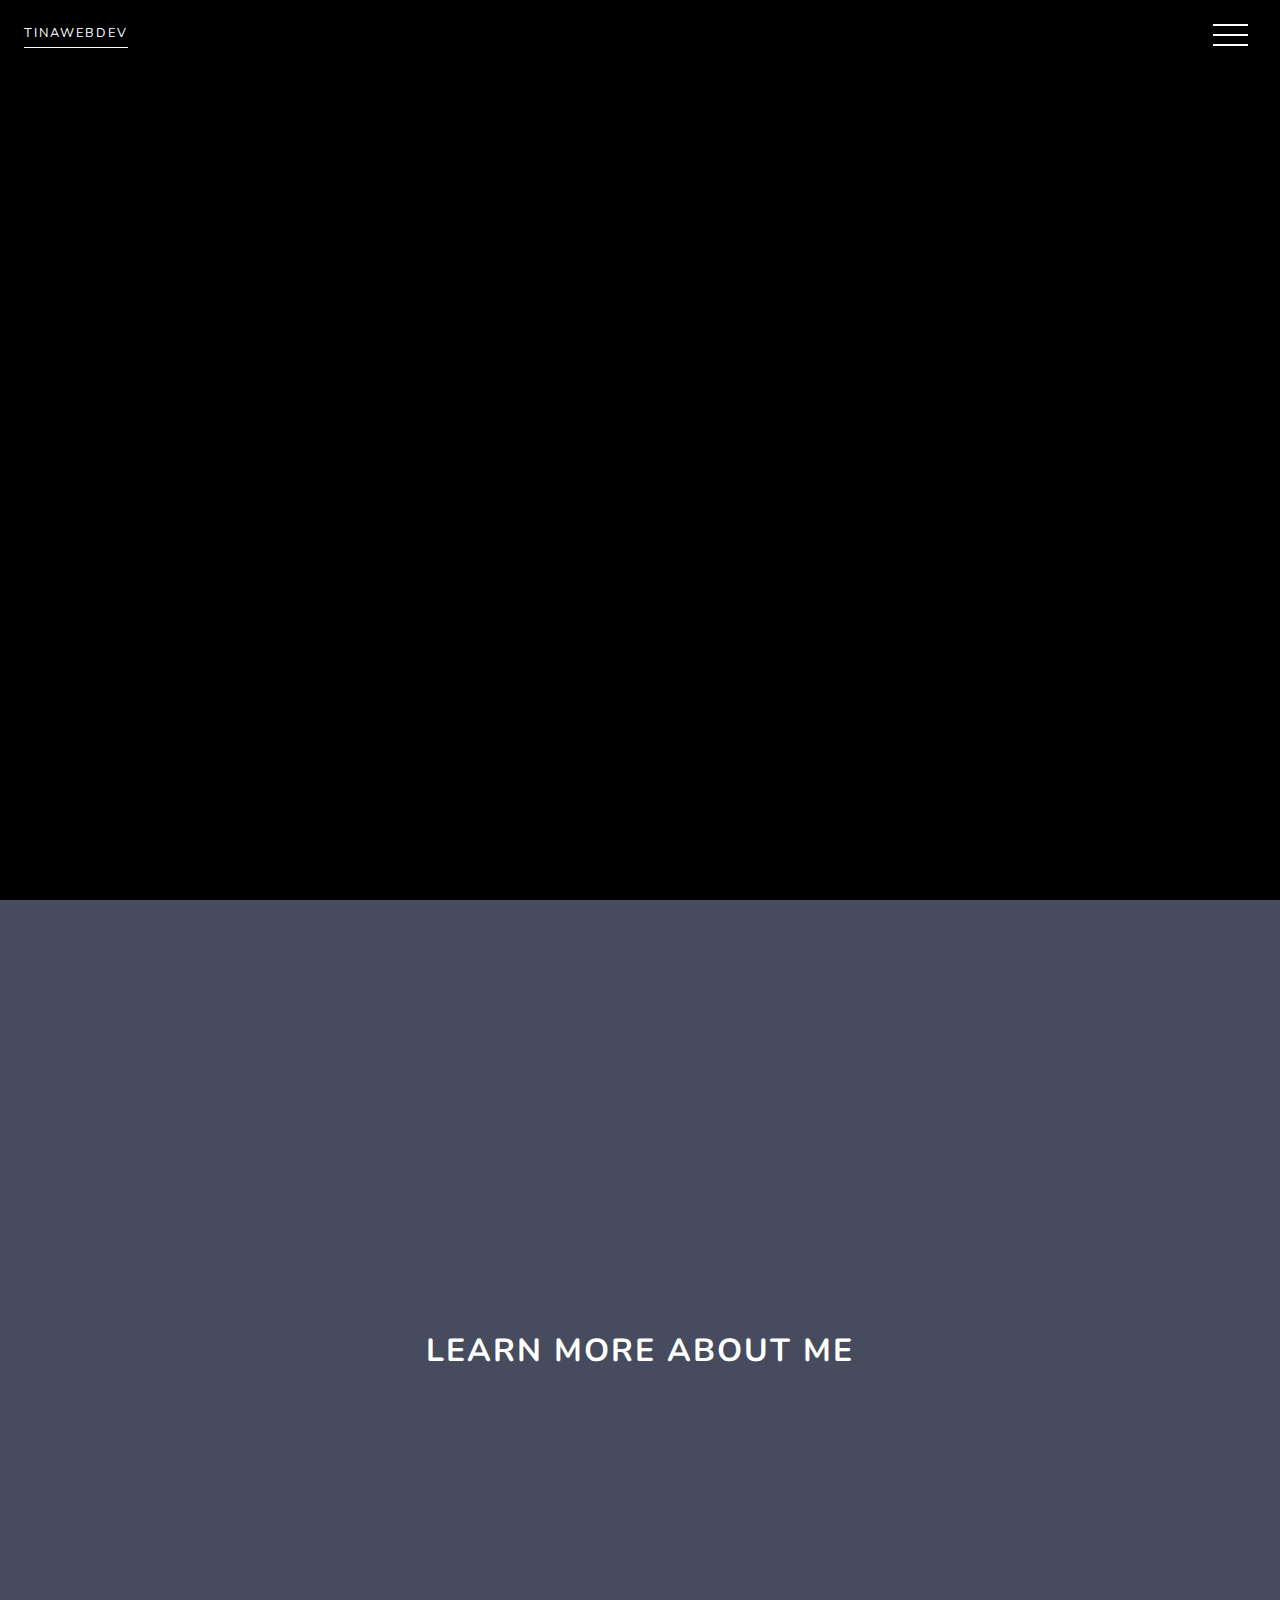
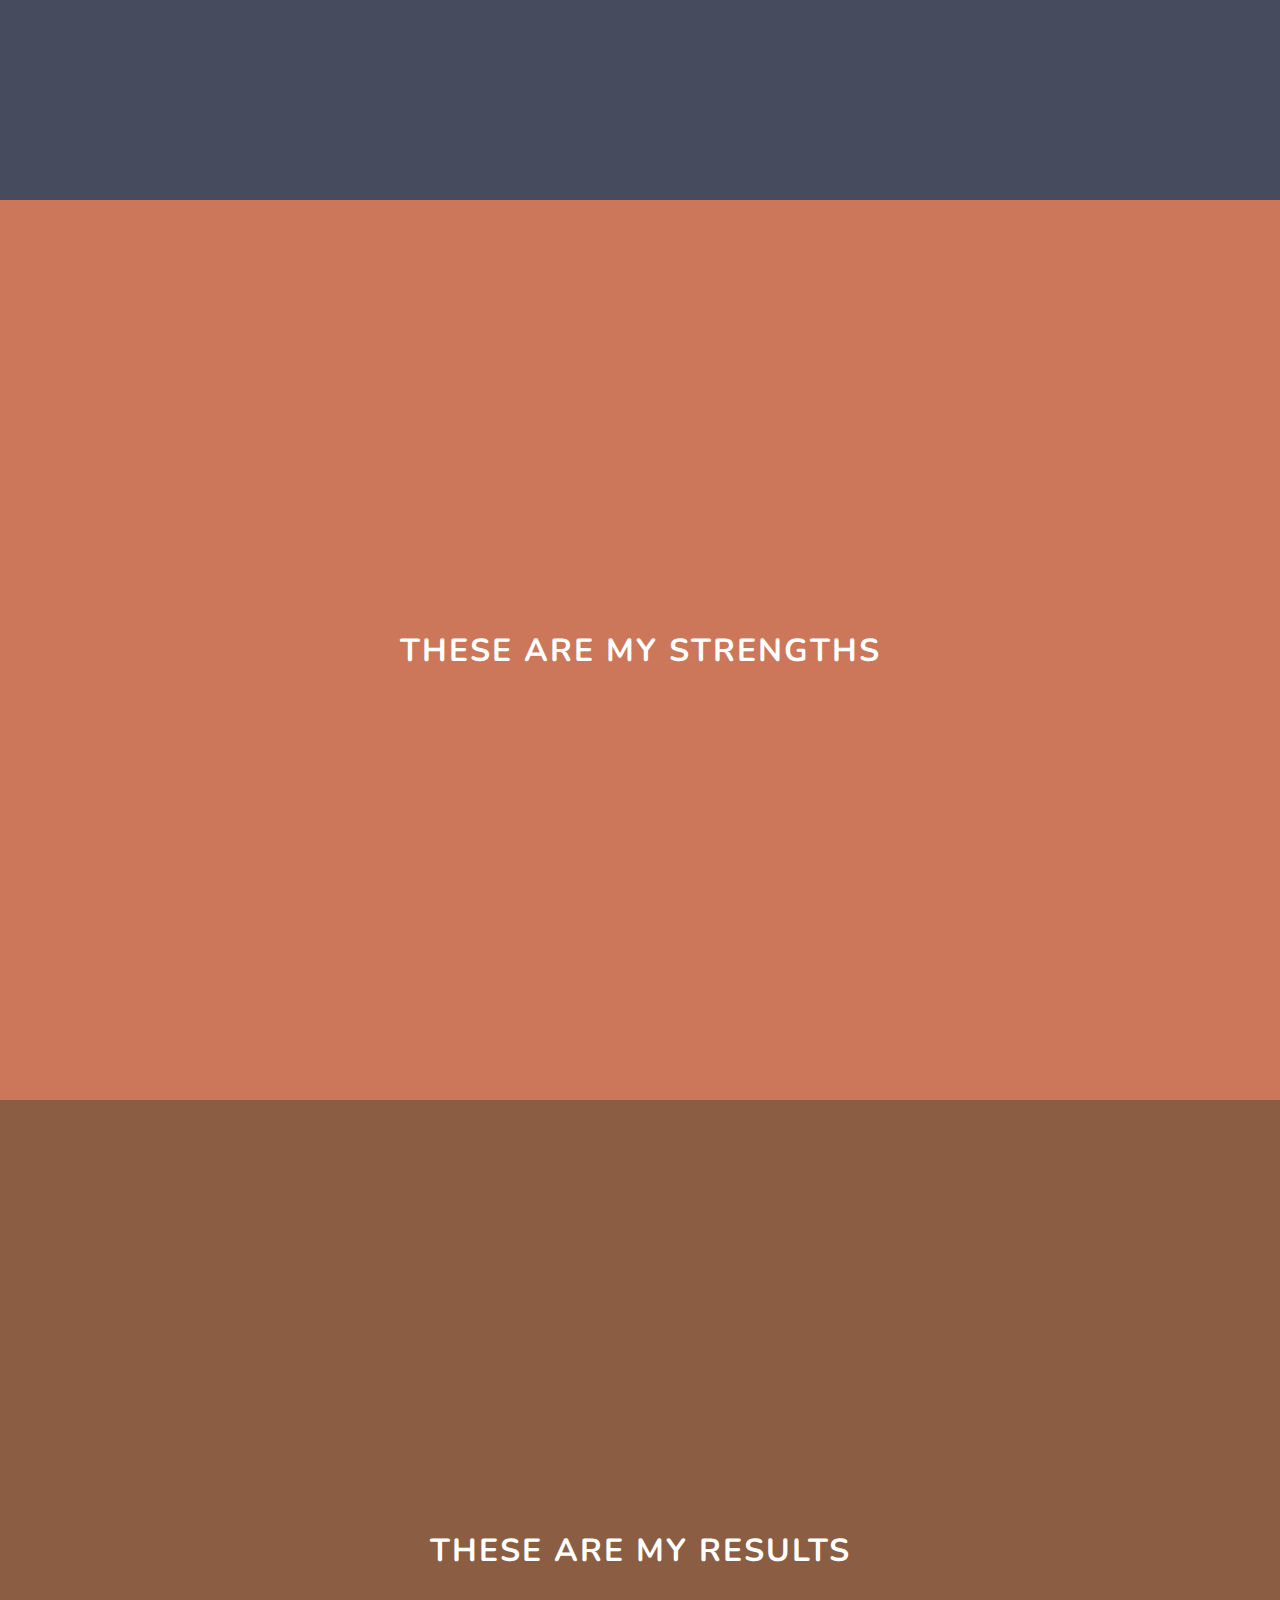
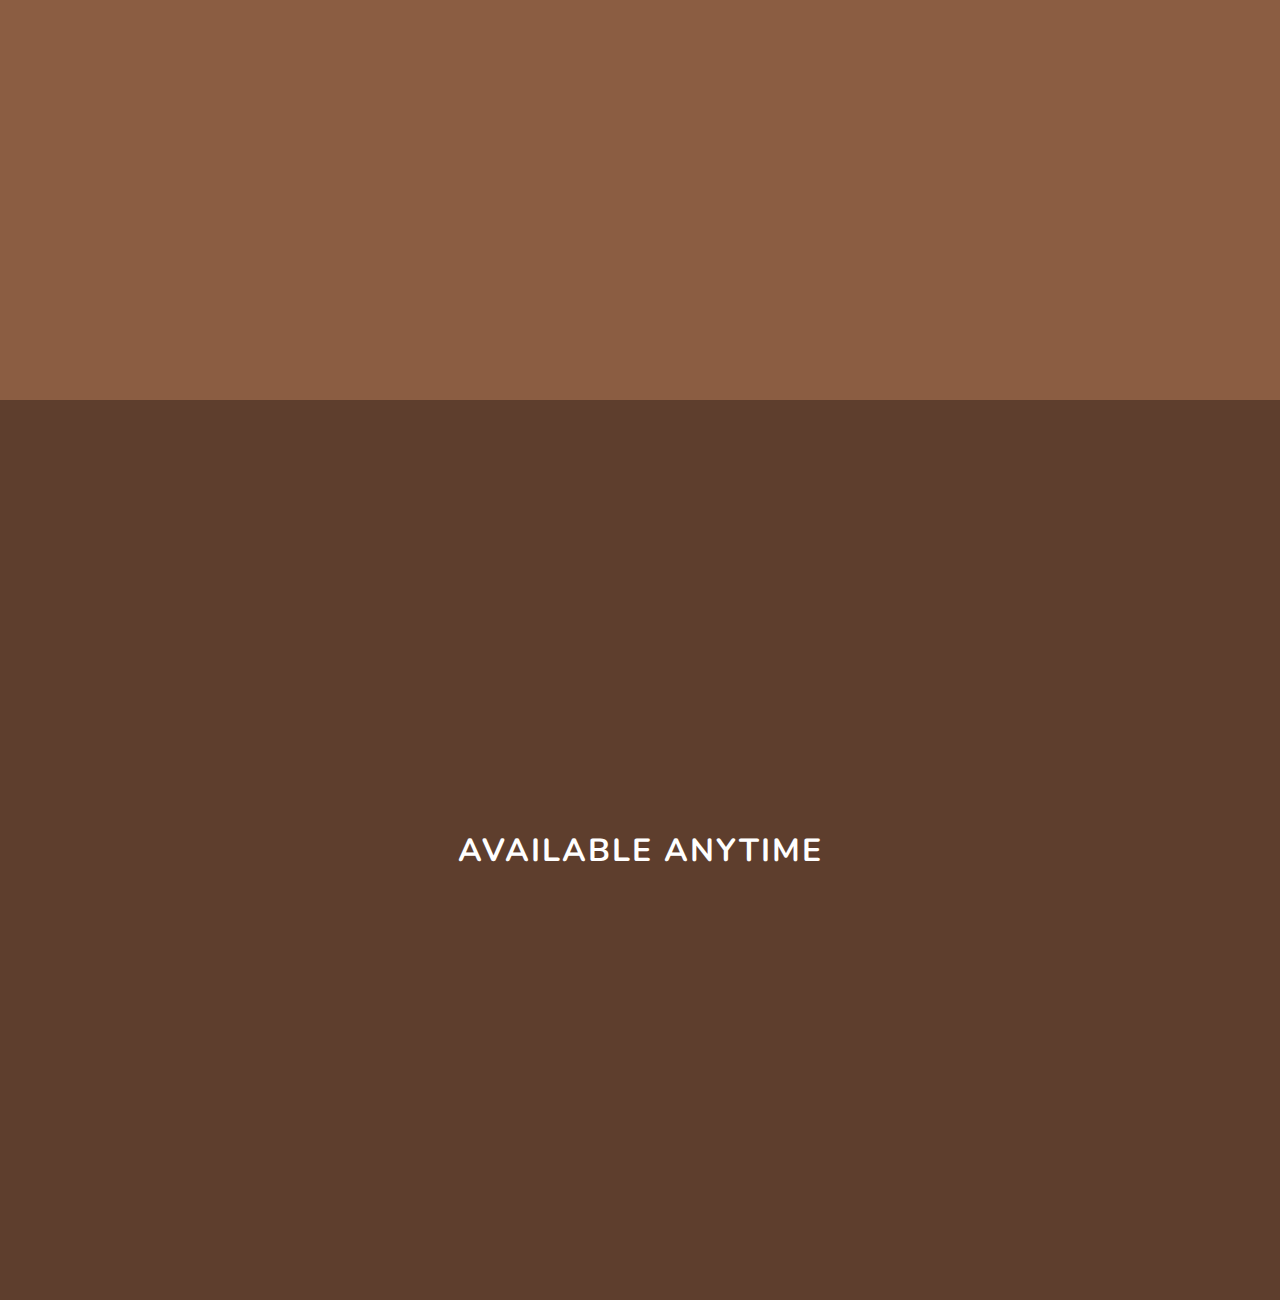
<file: animated-navigation/index.html>
<!DOCTYPE html>
<html lang="en">
<head>
  <meta charset="UTF-8">
  <meta http-equiv="X-UA-Compatible" content="IE=edge">
  <meta name="viewport" content="width=device-width, initial-scale=1.0">
  <title>Animated Navigation</title>
  <link rel="icon" type="image/png" href="favicon.png">
  <link rel="stylesheet" href="style.css">
</head>
<body>
  <!-- Menu Overlay -->
  <div class="overlay overlay-slide-left" id="overlay">
    <!-- Menu Items -->
    <nav>
      <ul>
        <li id="nav-1" class="slide-out-1"><a href="#">Home</a></li>
        <li id="nav-2" class="slide-out-2"><a href="#about">About</a></li>
        <li id="nav-3" class="slide-out-3"><a href="#skills">Skills</a></li>
        <li id="nav-4" class="slide-out-4"><a href="#projects">Projects</a></li>
        <li id="nav-5" class="slide-out-5"><a href="#contact">Contact</a></li>
      </ul>
    </nav>
  </div>
  <!-- Menu Bars -->
  <div class="menu-bars" id="menu-bars">
    <div class="bar1"></div>
    <div class="bar2"></div>
    <div class="bar3"></div>
  </div>
  <!-- Sections -->
  <section id="home"><a href="https://github.com/tinawebdev/" target="_blank">tinawebdev</a></section>
  <section id="about"><h1>Learn More About Me</h1></section>
  <section id="skills"><h1>These Are My Strengths</h1></section>
  <section id="projects"><h1>These Are My Results</h1></section>
  <section id="contact"><h1>Available Anytime</h1></section>
  <!-- Script -->
  <script src="script.js"></script>
</body>
</html>
</file>
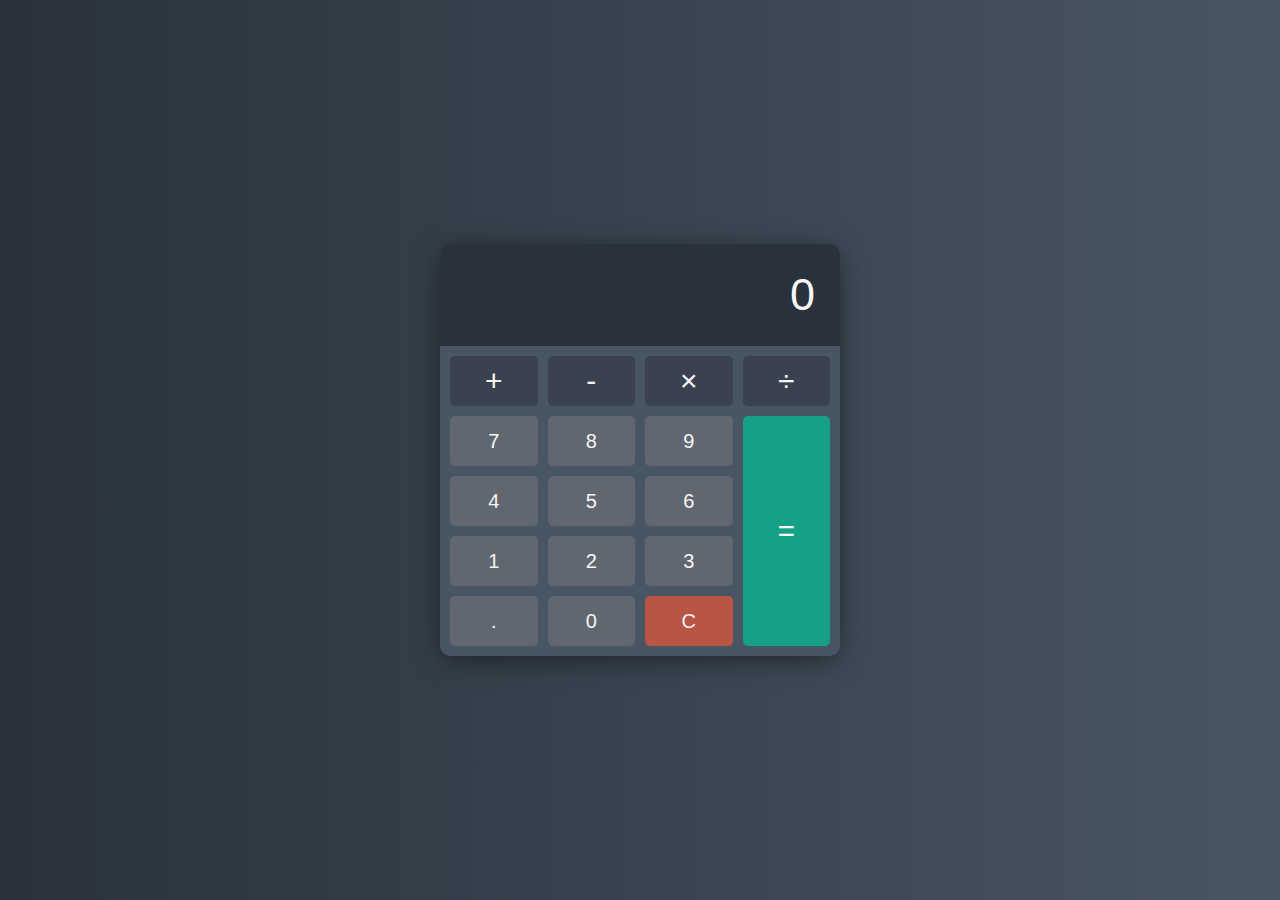
<file: calculator/index.html>
<!DOCTYPE html>
<html lang="en">
<head>
  <meta charset="UTF-8">
  <meta http-equiv="X-UA-Compatible" content="IE=edge">
  <meta name="viewport" content="width=device-width, initial-scale=1.0">
  <title>Calculator</title>
  <link rel="icon" href="https://www.google.com/s2/u/0/favicons?domain=css-tricks.com" type="image/png">
  <link rel="stylesheet" href="style.css">
</head>
<body>
  <!-- Calculator -->
  <div class="calculator">
    <!-- Display -->
    <div class="calculator-display">
      <h1>0</h1>
    </div>
    <!-- Buttons -->
    <div class="calculator-buttons">
      <button class="operator" value="+">+</button>
      <button class="operator" value="-">-</button>
      <button class="operator" value="*">×</button>
      <button class="operator" value="/">÷</button>
      <button value="7">7</button>
      <button value="8">8</button>
      <button value="9">9</button>
      <button value="4">4</button>
      <button value="5">5</button>
      <button value="6">6</button>
      <button value="1">1</button>
      <button value="2">2</button>
      <button value="3">3</button>
      <button class="decimal" value=".">.</button>
      <button value="0">0</button>
      <button class="clear" id="clear-btn">C</button>
      <button class="equal-sign operator" value="=">=</button>
    </div>
  </div>
  <!-- Script -->
  <script src="script.js"></script>
</body>
</html>
</file>
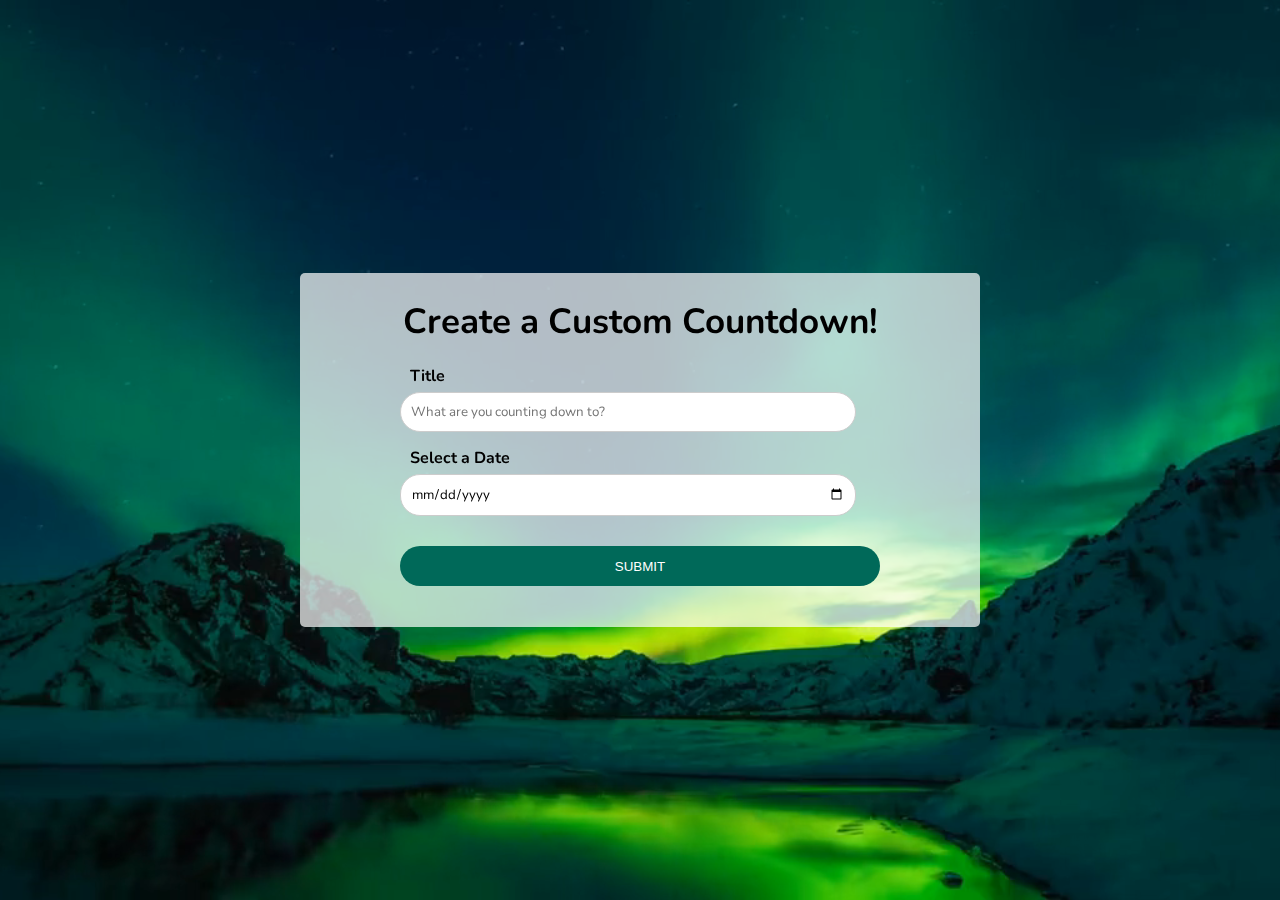
<file: custom-countdown/index.html>
<html lang="en">
<head>
  <meta charset="UTF-8">
  <meta http-equiv="X-UA-Compatible" content="IE=edge">
  <meta name="viewport" content="width=device-width, initial-scale=1.0">
  <link rel="icon" href="https://www.google.com/s2/u/0/favicons?domain=css-tricks.com" type="image/png">
  <link rel="stylesheet" href="style.css">
  <title>Custom Countdown</title>
</head>
<body>
  <!-- Video Background -->
  <video id="video-background" loop muted autoplay>
    <source src="background.mp4"></source>
  </video>
  <!-- Container -->
  <div class="container">
    <!-- Input -->
    <div id="input-container">
      <h1>Create a Custom Countdown!</h1>
      <form class="form" id="countdownForm">
        <label for="title">Title</label>
        <input type="text" id="title" placeholder="What are you counting down to?" required>
        <label for="date-picker">Select a Date</label>
        <input type="date" id="date-picker" required>
        <button type="submit">Submit</button>
      </form>
    </div>
    <!-- Countdown -->
    <div class="countdown" id="countdown" hidden>
      <h1 id="countdown-title"></h1>
      <ul>
        <li><span></span>Days</li>
        <li><span></span>Hours</li>
        <li><span></span>Minutes</li>
        <li><span></span>Seconds</li>
      </ul>
      <button id="countdown-button">RESET</button>
    </div>
    <!-- Complete -->
    <div class="complete" id="complete" hidden>
      <h1 class="complete-title">Countdown Complete!</h1>
      <h1 id="complete-info"></h1>
      <button id="complete-button">NEW COUNTDOWN</button>
    </div>
  </div>
  <!-- Script -->
  <script src="script.js"></script>
</body>
</html>
</file>
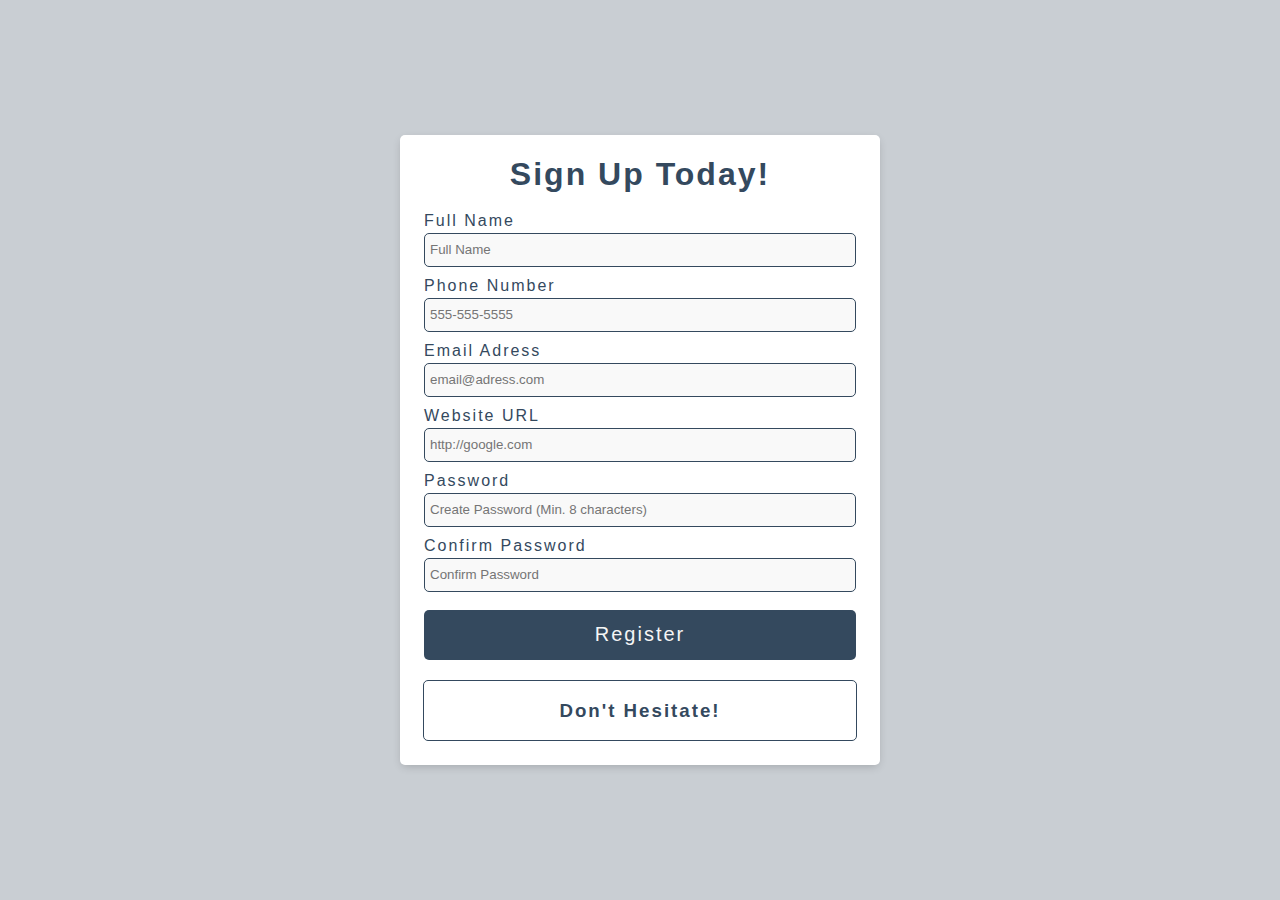
<file: form-validation/index.html>
<!DOCTYPE html>
<html lang="en">
<head>
  <meta charset="UTF-8">
  <meta http-equiv="X-UA-Compatible" content="IE=edge">
  <meta name="viewport" content="width=device-width, initial-scale=1.0">
  <title>Form Validation</title>
  <link rel="icon" href="https://www.google.com/s2/u/0/favicons?domain=css-tricks.com" type="image/png">
  <link rel="stylesheet" href="style.css">
</head>
<body>
  <div class="container">
    <h1>Sign Up Today!</h1>
    <!-- Form -->
    <form id="form">
      <!-- Full Name -->
      <div class="form-group">
        <label for="name">Full Name</label>
        <input type="text" 
               id="name" 
               placeholder="Full Name" 
               name="name"
               minlength="3" 
               maxlength="100"
               required
        >
      </div>
      <!-- Phone Number -->
      <div class="form-group">
        <label for="phone">Phone Number</label>
        <input type="tel" 
               id="phone" 
               placeholder="555-555-5555" 
               name="phone"
               required pattern="[0-9]{3}-[0-9]{3}-[0-9]{4}"
        >
      </div>
      <!-- Email Adress -->
      <div class="form-group">
        <label for="email">Email Adress</label>
        <input type="email" 
               id="email" 
               placeholder="email@adress.com" 
               name="email"
               required
        >
      </div>
      <!-- Website URL -->
      <div class="form-group">
        <label for="website">Website URL</label>
        <input type="url" 
               id="website" 
               placeholder="http://google.com" 
               name="website"
               required
        >
      </div>
      <!-- Password -->
      <div class="form-group">
        <label for="password1">Password</label>
        <input type="password" 
               id="password1" 
               placeholder="Create Password (Min. 8 characters)"
               required pattern="^(?=.*\d)(?=.*[a-z])(?=.*[A-Z])(?=.*[a-zA-Z]).{8,}$"
               title="Please include at least 1 uppercase character, 1 lowercase character, and 1 number."
        >
      </div>
      <!-- Confirm Password -->
      <div class="form-group">
        <label for="password2">Confirm Password</label>
        <input type="password"
               id="password2" 
               placeholder="Confirm Password"
               name="password"
               required pattern="^(?=.*\d)(?=.*[a-z])(?=.*[A-Z])(?=.*[a-zA-Z]).{8,}$"
        >
      </div>
      <button type="submit">Register</button>
    </form>
    <!-- Error/Success Message -->
    <div class="message-container">
      <h3 id="message">Don't Hesitate!</h3>
    </div>
  </div>
  <!-- Script -->
  <script src="script.js"></script>
</body>
</html>
</file>
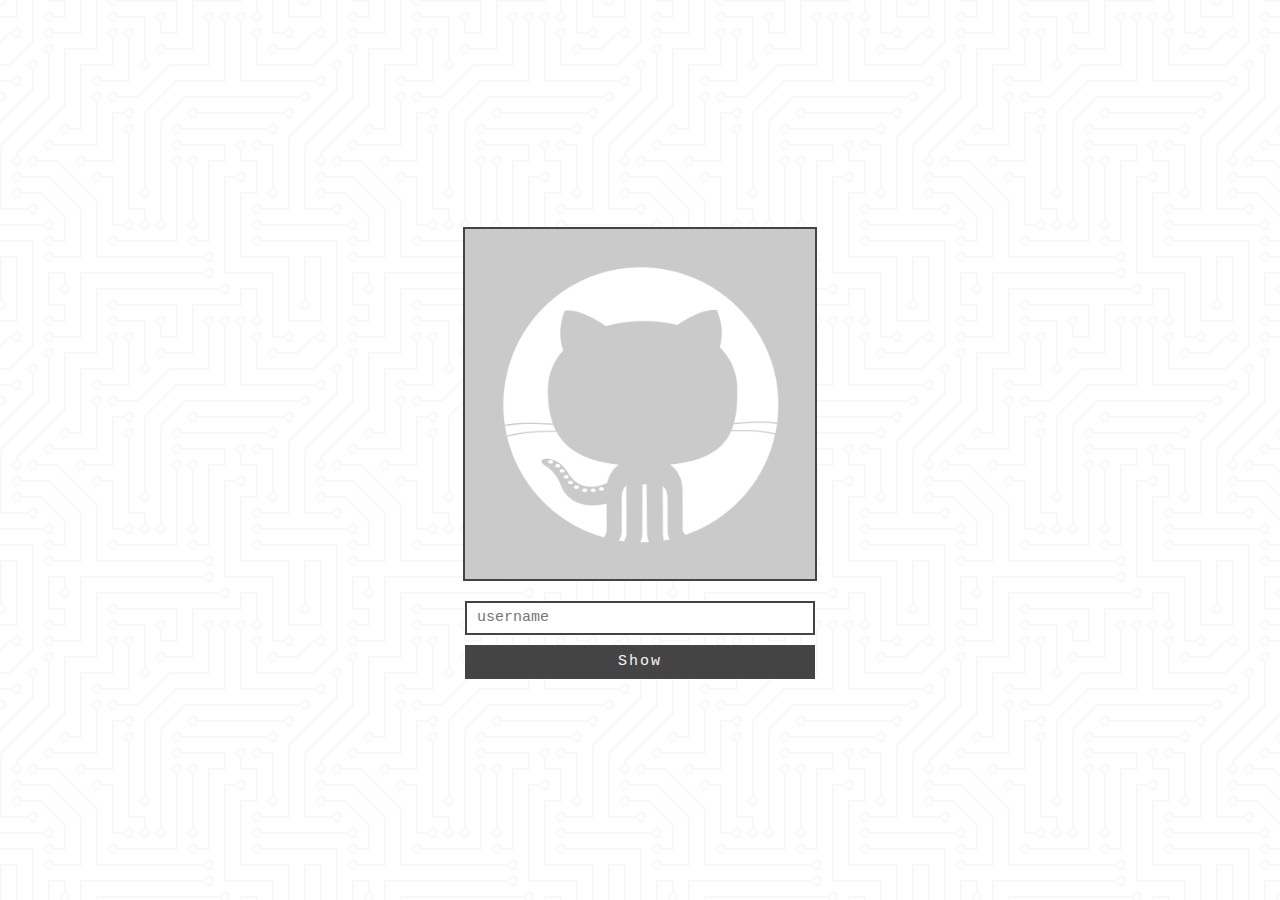
<file: github-user-data/index.html>
<!DOCTYPE html>
<html lang="en">
<head>
  <meta charset="UTF-8">
  <meta http-equiv="X-UA-Compatible" content="IE=edge">
  <meta name="viewport" content="width=device-width, initial-scale=1.0">
  <title>Github User Data</title>
  <link rel="icon" href="https://www.google.com/s2/u/0/favicons?domain=github.com" type="image/png">
  <link rel="stylesheet" href="https://cdnjs.cloudflare.com/ajax/libs/font-awesome/5.15.4/css/all.min.css">
  <link rel="stylesheet" href="style.css">
</head>
<body>
  <div class="container">
    <img src="" alt="User Avatar" class="user_avatar">
    <div class="name-form">
      <input type="text" 
        placeholder="username"
        class="name-form_input"
      >
      <button type="submit" class="name-form_btn">Show</button>
    </div>
    <div class="user_info" hidden>
      <i class="fab fa-github"></i>
      <a class="user_name" target="_blank"></a>
      <div class="user_repos"></div>
    </div>
  </div>
  <!-- Script -->
  <script src="script.js" type="module"></script>
</body>
</html>
</file>
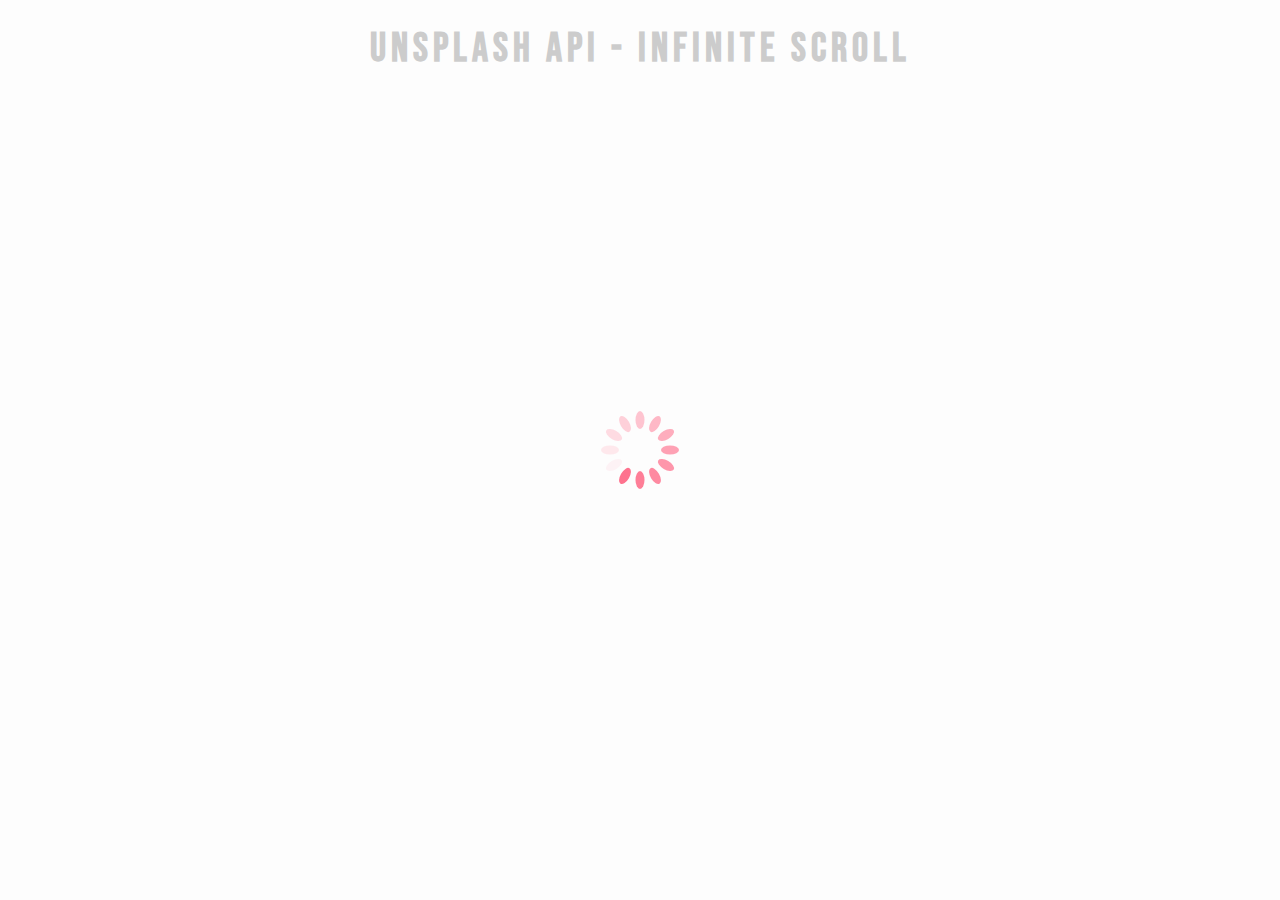
<file: infinite-scroll/index.html>
<!DOCTYPE html>
<html lang="en">
<head>
  <meta charset="UTF-8">
  <meta http-equiv="X-UA-Compatible" content="IE=edge">
  <meta name="viewport" content="width=device-width, initial-scale=1.0">
  <title>Infinite Scroll</title>
  <link rel="icon" href="https://www.google.com/s2/u/0/favicons?domain=css-tricks.com" type="image/png">
  <link rel="stylesheet" href="style.css">
</head>
<body>
  <!-- Title -->
  <h1>Unsplash API - Infinite Scroll</h1>
  <!-- Loader -->
  <div class="loader" id="loader">
    <img src="loader.svg" alt="Loading">
  </div>
  <!-- Image Container -->
  <div class="image-container" id="image-container">
  </div>
  <!-- Script -->
  <script src="script.js" type="module"></script>
</body>
</html>
</file>
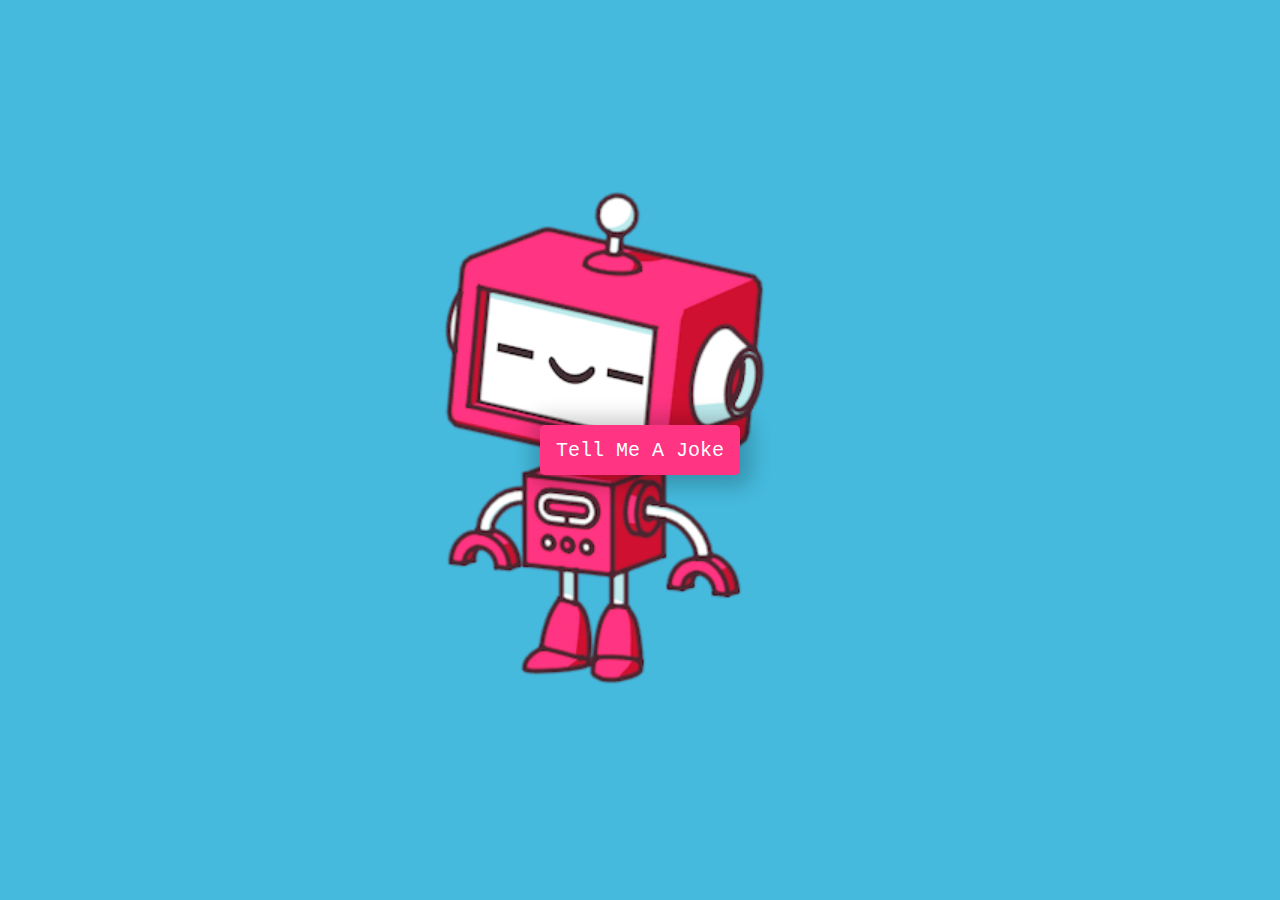
<file: joke-teller/index.html>
<!DOCTYPE html>
<html lang="en">
<head>
  <meta charset="UTF-8">
  <meta http-equiv="X-UA-Compatible" content="IE=edge">
  <meta name="viewport" content="width=device-width, initial-scale=1.0">
  <title>Joke Teller</title>
  <link rel="icon" type="image/x-icon" href="favicon.ico">
  <link rel="stylesheet" href="style.css">
</head>
<body>
  <div class="container">
    <button id="button">Tell Me A Joke</button>
    <audio id="audio" controls hidden></audio>
  </div>
  <!-- Script -->
  <script src="voiceRSS.js"></script>
  <script src="script.js"></script>
</body>
</html>
</file>
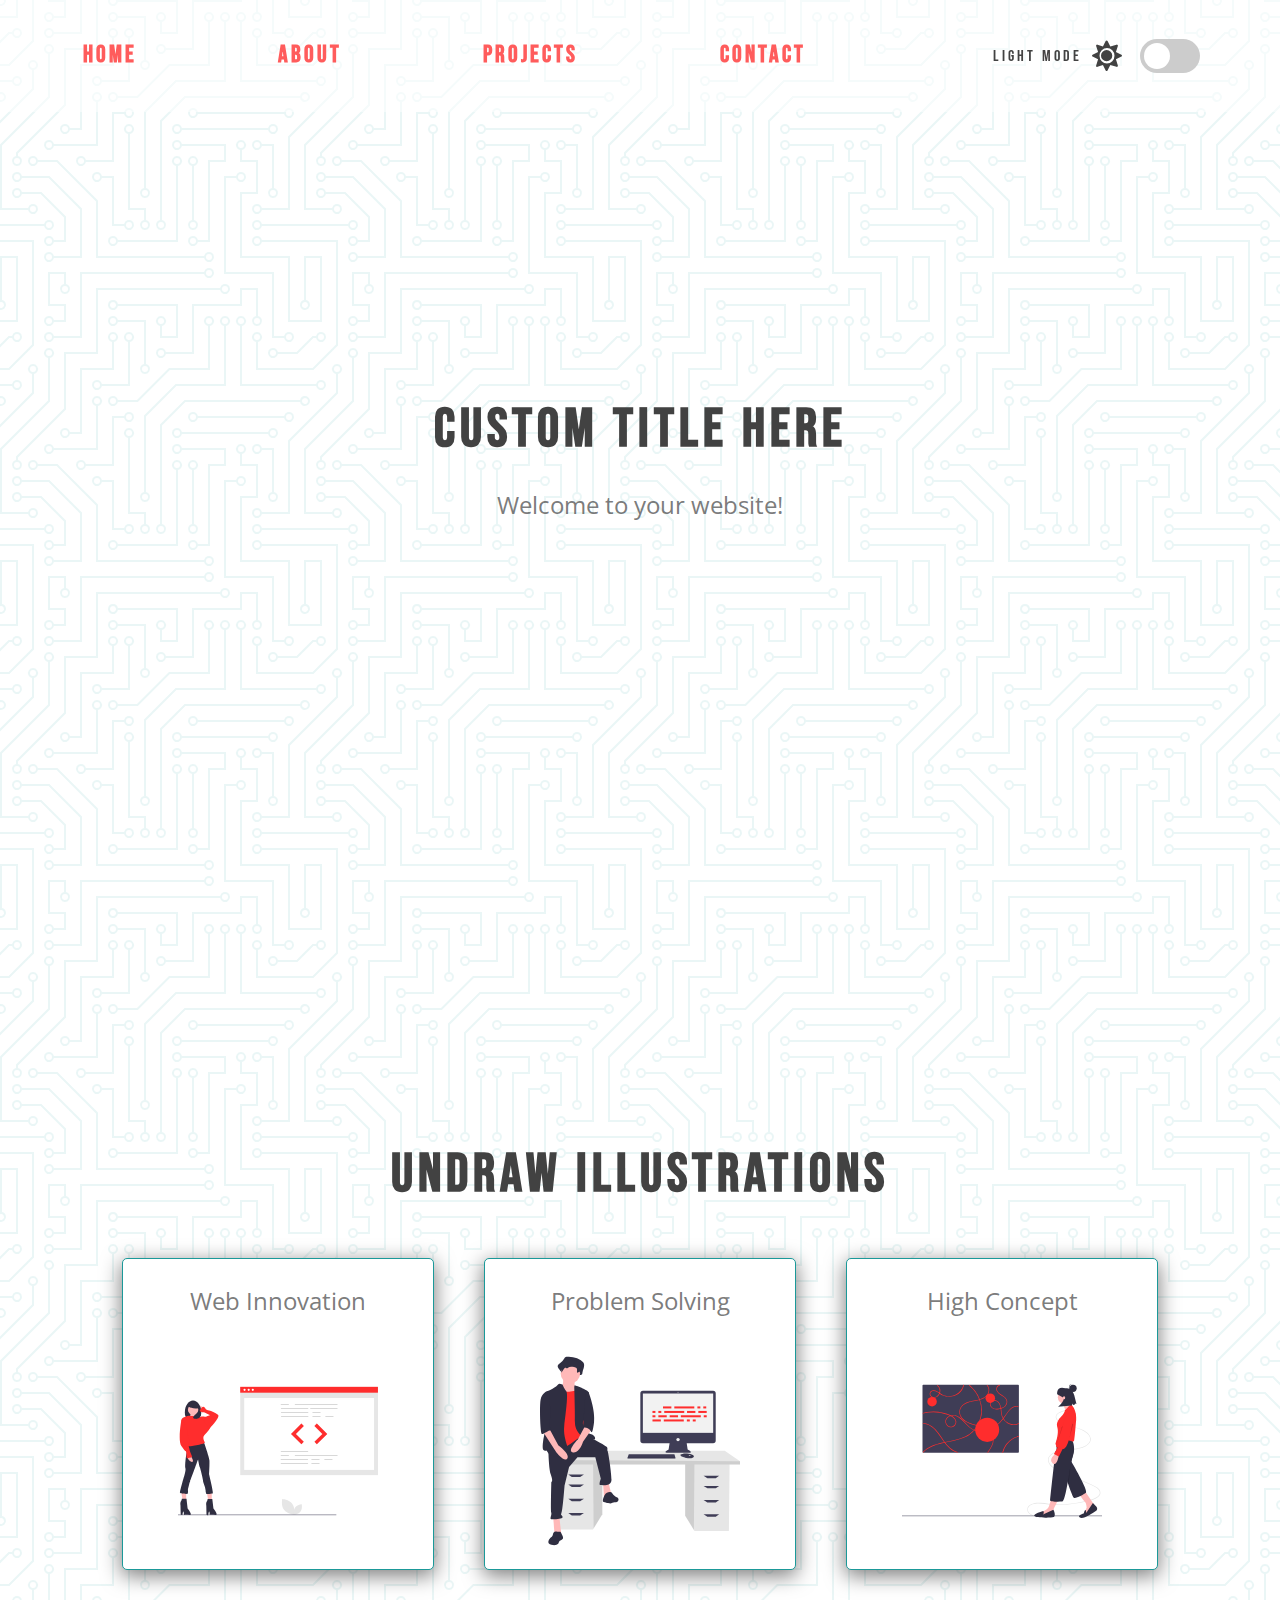
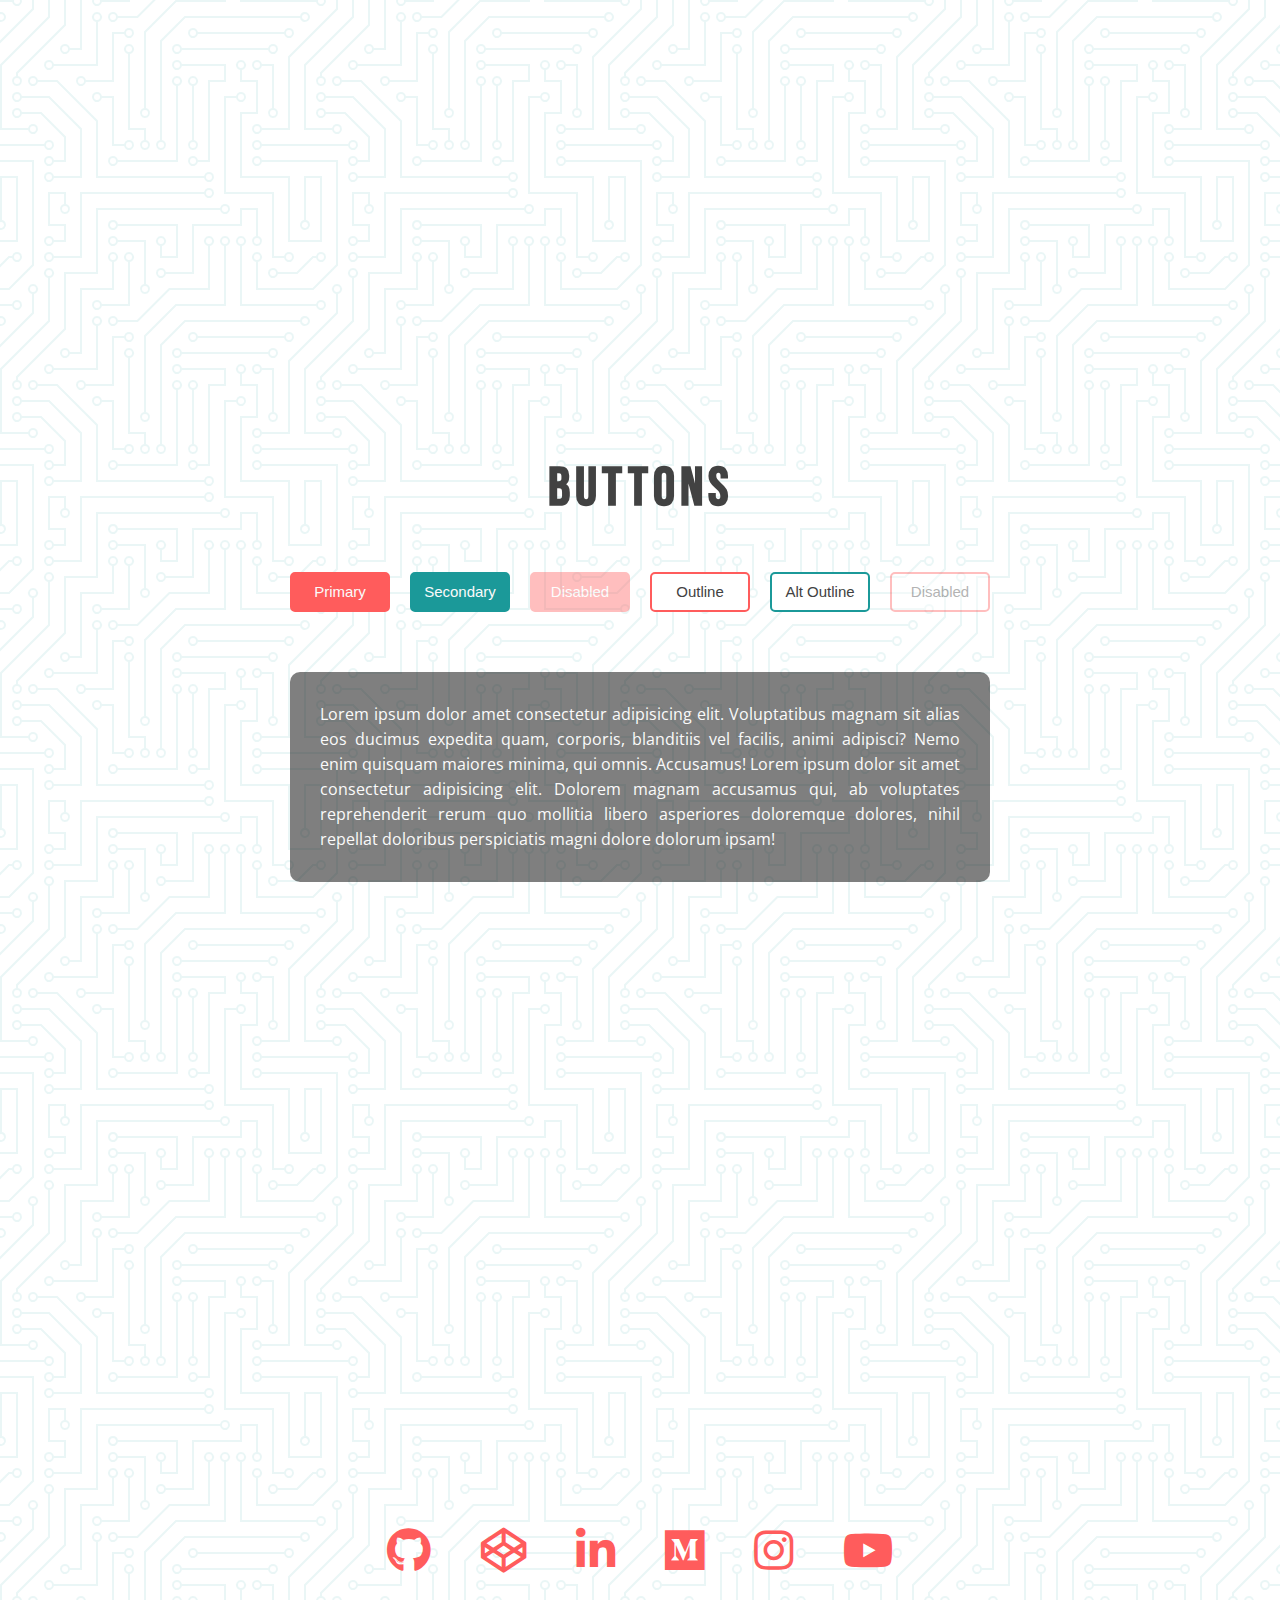
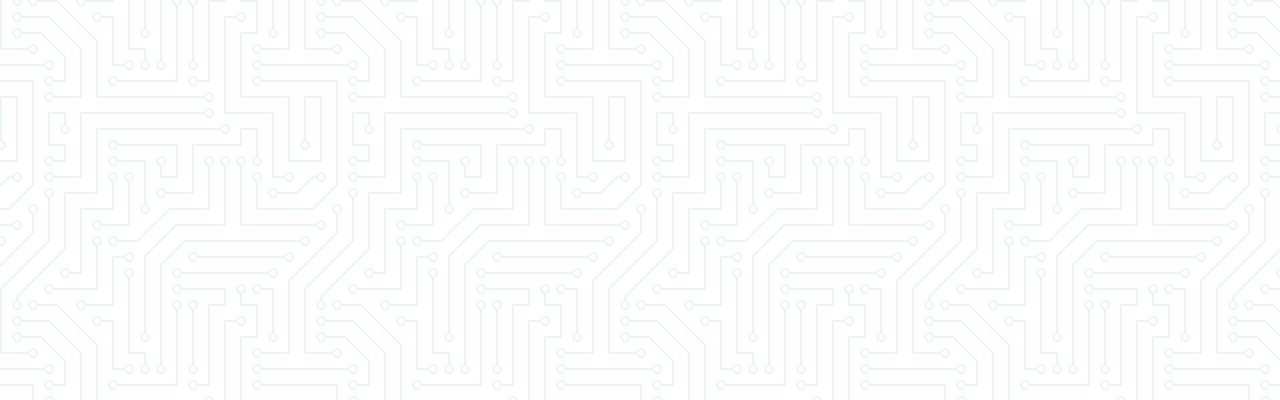
<file: light-dark-mode/index.html>
<!DOCTYPE html>
<html lang="en">
<head>
  <meta charset="UTF-8">
  <meta http-equiv="X-UA-Compatible" content="IE=edge">
  <meta name="viewport" content="width=device-width, initial-scale=1.0">
  <link rel="stylesheet" href="https://cdnjs.cloudflare.com/ajax/libs/font-awesome/5.15.4/css/all.min.css">
  <link rel="stylesheet" href="style.css" />
  <title>Light/Dark Mode</title>
</head>
<body>
  <!-- Navigation -->
  <nav id="nav">
    <a href="#home">Home</a>
    <a href="#about">About</a>
    <a href="#projects">Projects</a>
    <a href="#contact">Contact</a>
    <!-- Dark Mode Switch -->
    <div class="theme-switch-wrapper">
      <span id="toggle-icon">
        <span class="toggle-text">Light Mode</span>
        <i class="fas fa-sun"></i>
      </span>
      <label class="theme-switch">
        <input type="checkbox" />
        <div class="slider round"></div>
      </label>
    </div>
  </nav>
  <!-- Home Section -->
  <section id="home">
    <div class="title-group">
      <h1>Custom Title Here</h1>
      <h2>Welcome to your website!</h2>
    </div>
  </section>
  <!-- About Section -->
  <section id="about">
    <h1>Undraw Illustrations</h1>
    <div class="about-container">
      <div class="image-container">
        <h2>Web Innovation</h2>
        <img src="img/undraw_proud_coder_light.svg" alt="Proud Coder" id="image1"/>
      </div>
      <div class="image-container">
        <h2>Problem Solving</h2>
        <img src="img/undraw_feeling_proud_light.svg" alt="Feeling Proud" id="image2"/>
      </div>
      <div class="image-container">
        <h2>High Concept</h2>
        <img src="img/undraw_conceptual_idea_light.svg" alt="Conceptual Idea" id="image3"/>
      </div>
    </div>
  </section>
  <!-- Projects Section -->
  <section id="projects">
    <h1>Buttons</h1>
    <div class="buttons">
      <button class="primary">Primary</button>
      <button class="secondary">Secondary</button>
      <button class="primary" disabled>Disabled</button>
      <button class="outline">Outline</button>
      <button class="secondary outline">Alt Outline</button>
      <button class="outline" disabled>Disabled</button>
    </div>
    <div class="text-box" id="text-box">
      <p>Lorem ipsum dolor amet consectetur adipisicing elit. Voluptatibus magnam sit alias eos ducimus expedita quam, corporis, blanditiis vel facilis, animi adipisci? Nemo enim quisquam maiores minima, qui omnis. Accusamus! Lorem ipsum dolor sit amet consectetur adipisicing elit. Dolorem magnam accusamus qui, ab voluptates reprehenderit rerum quo mollitia libero asperiores doloremque dolores, nihil repellat doloribus perspiciatis magni dolore dolorum ipsam!</p>
    </div>
  </section>
  <!-- Contact Section -->
  <section id="contact">
    <div class="social-icons">
      <i class="fab fa-github"></i>
      <i class="fab fa-codepen"></i>
      <i class="fab fa-linkedin-in"></i>
      <i class="fab fa-medium"></i>
      <i class="fab fa-instagram"></i>
      <i class="fab fa-youtube"></i>
    </div>
  </section>
  <!-- Script -->
  <script src="script.js"></script>
</body>
</html>
</file>
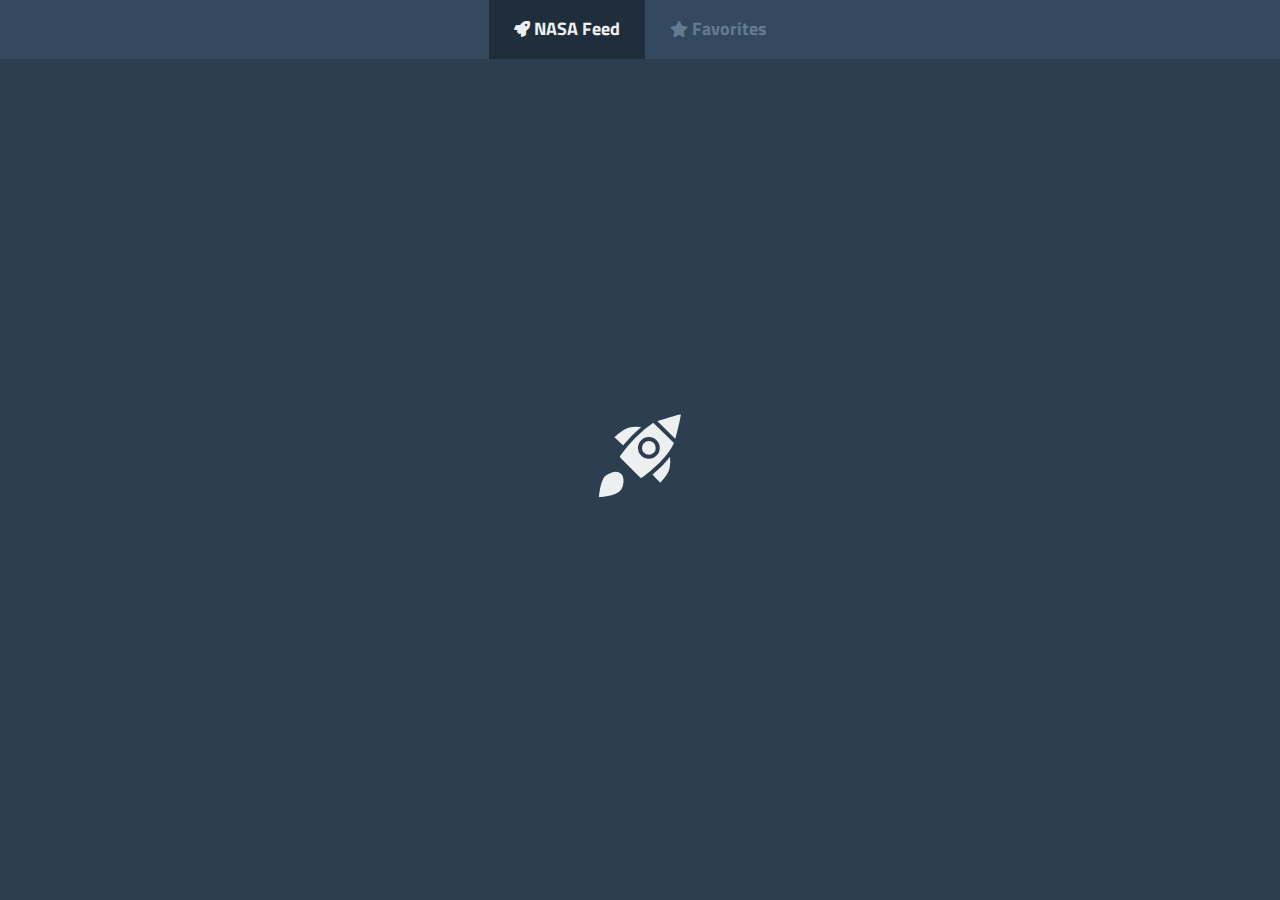
<file: nasa-api-pictures/index.html>
<!DOCTYPE html>
<html lang="en">
<head>
  <meta charset="UTF-8">
  <meta http-equiv="X-UA-Compatible" content="IE=edge">
  <meta name="viewport" content="width=device-width, initial-scale=1.0">
  <title>NASA API Pictures</title>
  <link rel="icon" href="https://www.google.com/s2/u/0/favicons?domain=nasa.gov" type="image/png">
  <link rel="stylesheet" href="https://cdnjs.cloudflare.com/ajax/libs/font-awesome/5.15.4/css/all.min.css">
  <link rel="stylesheet" href="style.css">
</head>
<body>
  <!-- Loader -->
  <div class="loader hidden">
    <img src="rocket.svg" alt="Rocket Loading Animation">
  </div>
  <!-- Container -->
  <div class="container">
    <!-- Navigation -->
    <nav class="navigation-container">
      <!-- Results Nav -->
      <ul class="navigation-items" id="resultsNav">
        <li class="clickable active" onclick="getNasaPictures()"><i class="fas fa-rocket"></i> NASA Feed</li>
        <li class="clickable" onclick="updateDOM('favorites')" id="favorites"><i class="fas fa-star"></i> Favorites</li>
      </ul>
      <!-- Favorites Nav -->
      <ul class="navigation-items hidden" id="favoritesNav">
        <li class="clickable" onclick="getNasaPictures()"><i class="fas fa-meteor"></i> Load More NASA Images</li>
      </ul>
    </nav>
    <!-- Images Container -->
    <div class="images-container"></div>
  </div>
  <!-- Save Confirmation -->
  <div class="save-confirmed" hidden>
    <p>Added to Favorites!</p>
  </div>
  <!-- Script -->
  <script src="script.js"></script>
</body>
</html>
</file>
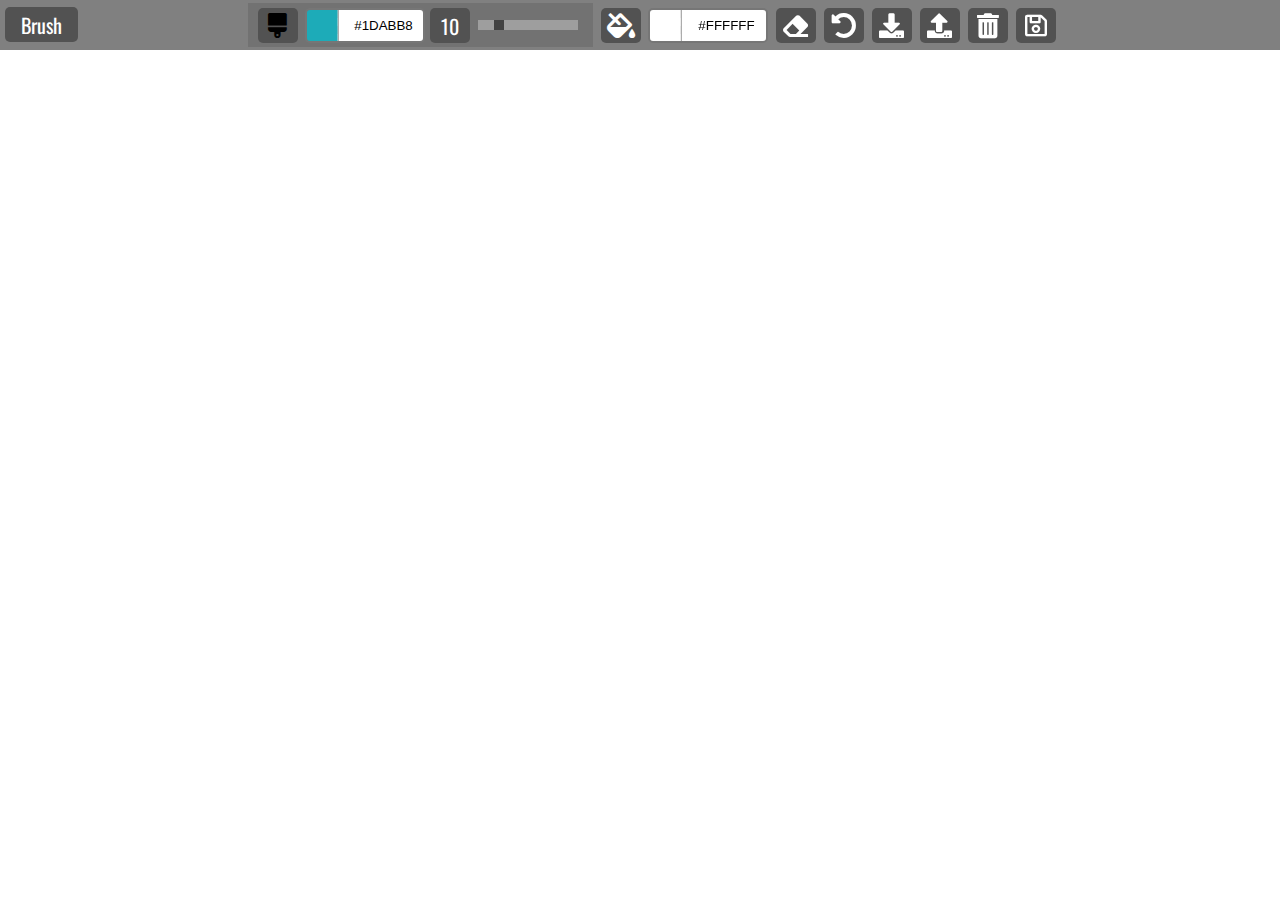
<file: paint-clone/index.html>
<!DOCTYPE html>
<html lang="en">
<head>
  <meta charset="UTF-8">
  <meta http-equiv="X-UA-Compatible" content="IE=edge">
  <meta name="viewport" content="width=device-width, initial-scale=1.0">
  <title>Paint Clone</title>
  <link rel="icon" href="https://www.google.com/s2/u/0/favicons?domain=css-tricks.com" type="image/png">
  <link rel="stylesheet" href="https://cdnjs.cloudflare.com/ajax/libs/font-awesome/5.15.4/css/all.min.css">
  <link rel="stylesheet" href="style.css">
</head>
<body>
  <!-- Tool Bar -->
  <div class="top-bar">
    <!-- Active Tool -->
    <div class="active-tool">
      <span id="active-tool" title="Active Tool">Brush</span>
    </div>
    <!-- Brush -->
    <div class="brush tool">
      <i class="fas fa-brush" id="brush" title="Brush"></i>
      <input data-jscolor="" class="jscolor" value="1DABB8" id="brush-color">
      <span class="size" id="brush-size" title="Brush Size">10</span>
      <input type="range" min="1" max="50" value="10" class="slider" id="brush-slider">
    </div>
    <!-- Bucket -->
    <div class="bucket tool">
      <i class="fas fa-fill-drip" title="Background Color"></i>
      <input data-jscolor="" class="jscolor" value="ffffff" id="bucket-color">
    </div>
    <!-- Eraser -->
    <div class="tool">
      <i class="fas fa-eraser" id="eraser" title="Eraser"></i>
    </div>
     <!-- Clear Canvas -->
     <div class="tool">
      <i class="fas fa-undo-alt" id="clear-canvas" title="Clear"></i>
     </div>
     <!-- Save Local Storage -->
     <div class="tool">
      <i class="fas fa-download" id="save-storage" title="Save Local Storage"></i>
     </div>
     <!-- Load Local Storage -->
     <div class="tool">
      <i class="fas fa-upload" id="load-storage" title="Load Local Storage"></i>
     </div>
     <!-- Clear Local Storage -->
     <div class="tool">
      <i class="fas fa-trash-alt" id="clear-storage" title="Clear Local Storage"></i>
     </div>
     <!-- Download Image -->
     <div class="tool">
      <a id="download">
        <i class="far fa-save" title="Save Image File"></i>
      </a>
     </div>
  </div>

  <!-- Mobile Message -->
  <div class="mobile-message">
    <h2>Please use application on larger screen</h2>
  </div>

  <!-- Script -->
  <script src="jscolor.js"></script>
  <script src="script.js"></script>
</body>
</html>
</file>
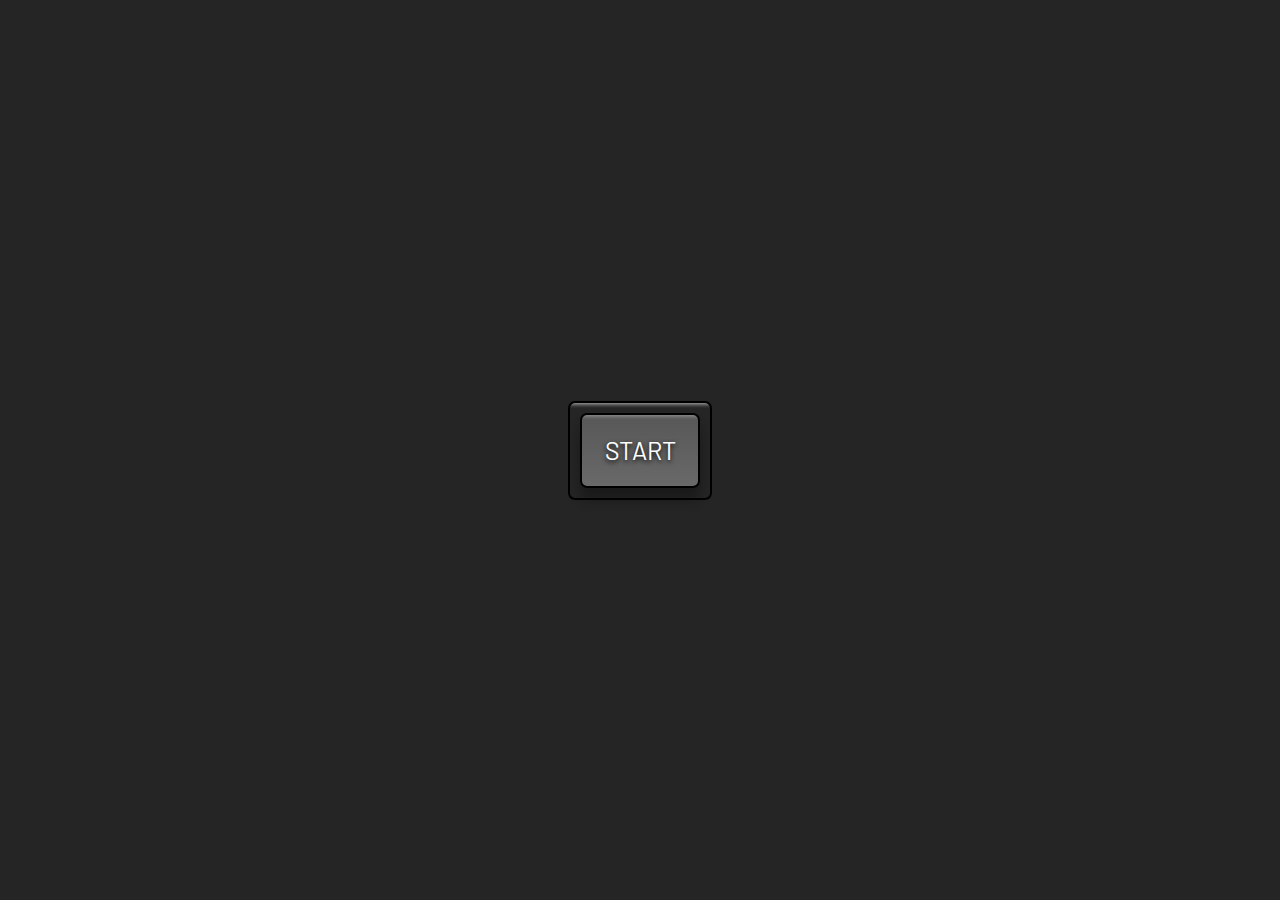
<file: picture-in-picture/index.html>
<!DOCTYPE html>
<html lang="en">
<head>
  <meta charset="UTF-8">
  <meta http-equiv="X-UA-Compatible" content="IE=edge">
  <meta name="viewport" content="width=device-width, initial-scale=1.0">
  <title>Picture in Picture</title>
  <link rel="icon" href="https://www.google.com/s2/u/0/favicons?domain=css-tricks.com" type="image/png">
  <link rel="stylesheet" href="style.css">
</head>
<body>
  <!-- Video -->
  <video id="video" controls height="360" width="640" hidden></video>
  <!-- Button -->
  <div class="button-container">
    <button id="button">START</button>
  </div>
  <!-- Script -->
  <script src="script.js"></script>
</body>
</html>
</file>
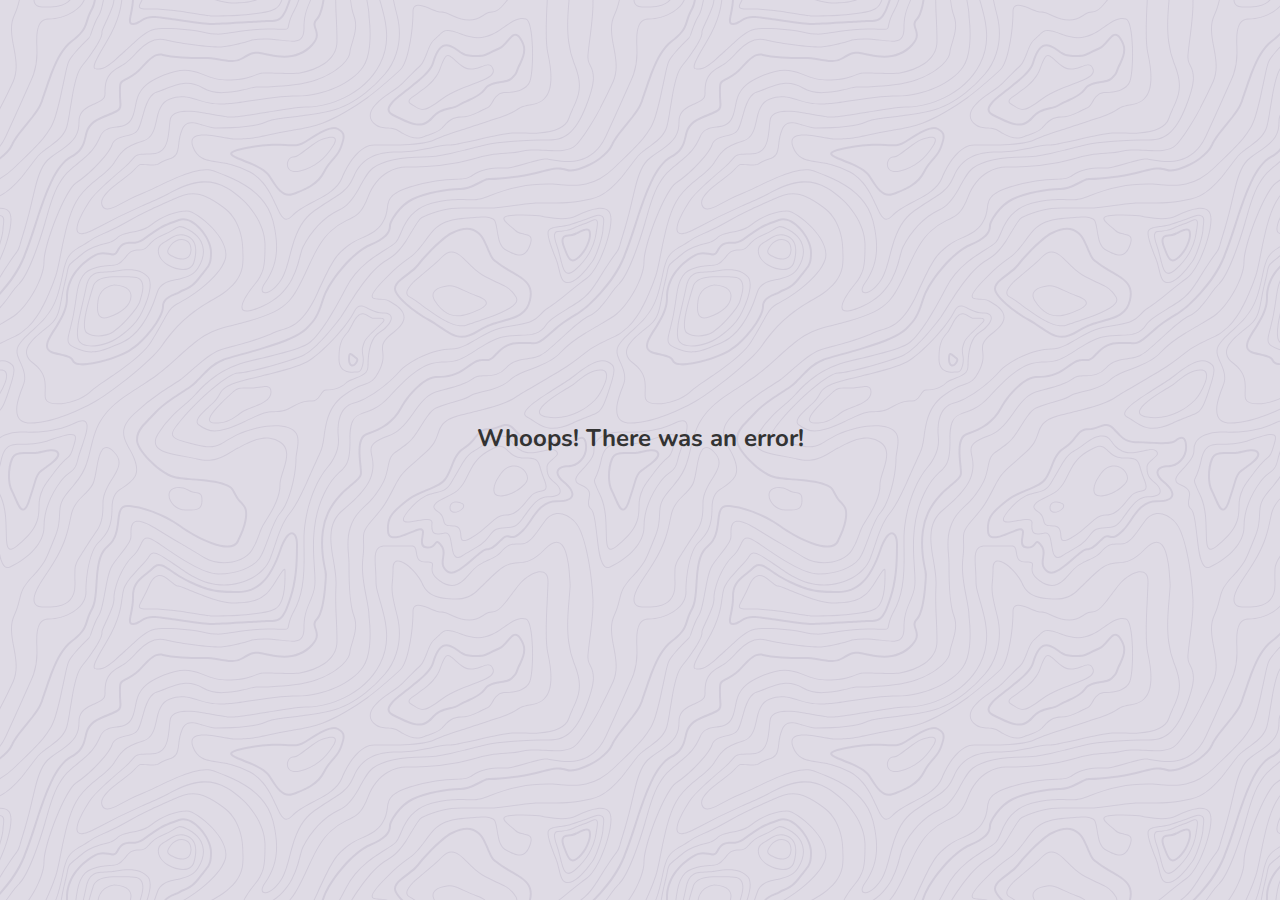
<file: quote-generator/index.html>
<!DOCTYPE html>
<html lang="en">
<head>
  <meta charset="UTF-8">
  <meta http-equiv="X-UA-Compatible" content="IE=edge">
  <meta name="viewport" content="width=device-width, initial-scale=1.0">
  <title>Quote Generator</title>
  <link rel="icon" href="https://www.google.com/s2/u/0/favicons?domain=css-tricks.com" type="image/png">
  <link rel="stylesheet" href="https://cdnjs.cloudflare.com/ajax/libs/font-awesome/5.15.4/css/all.min.css">
  <link rel="stylesheet" href="style.css">
</head>

<body>
  <main class="main">
    <div class="error-message" id="error-message"></div>
    <div class="quote-container" id="quote-container">
      <!-- Quote -->
      <div class="quote-text">
        <i class="fas fa-quote-left"></i>
        <span id="quote"></span>
      </div>
      <!-- Author -->
      <div class="quote-author">
        <span id="author"></span>
      </div>
      <!-- Buttons -->
      <div class="button-container">
        <button class="twitter-button" id="twitter" title="Tweet This!">
          <i class="fab fa-twitter"></i>
        </button>
        <button id="new-quote">New Quote</button>
      </div>
    </div>
    <!-- Loader -->
    <div class="loader" id="quote-loader"></div>
  </main>
  <!-- Script -->
  <script src="script.js"></script>
</body>
</html>
</file>
<file: animated-navigation/style.css>
@import url("https://fonts.googleapis.com/css?family=Nunito&display=swap");

:root {
  --primaryColor: #fff;
  --navColor1: #2a2122;
  --navColor2: #464c5d;
  --navColor3: #cc775a;
  --navColor4: #8b5d42;
  --navColor5: #5e3e2d;
}

html {
  box-sizing: border-box;
}

body {
  margin: 0;
  background: #000;
  font-family: Nunito, sans-serif;
}

/* --- Navigation Menu ------------------------------ */

/* Overlay */
.overlay {
  position: fixed;
  z-index: 9;
  top: 0;
  left: 0;
  width: 100vw;
  height: 100vh;
  background-color: rgba(0, 0, 0, 0.7);
  transform: translateX(-100vw);
}

.overlay-slide-right {
  transition: all 0.4s ease-in-out;
  transform: translateX(0);
}

.overlay-slide-left {
  transition: all 0.8s ease-in-out;
  transform: translateX(-100vw);
}

/* Nav Menu Items */
nav,
nav ul {
  height: 100vh;
  margin: 0;
  padding: 0;
}

nav ul {
  display: flex;
  flex-direction: column;
  justify-content: stretch;
  list-style: none;
}

nav ul li {
  height: 20%;
  overflow: hidden;
}

nav li a {
  position: relative;
  top: 45%;
  color: #fff;
  text-transform: uppercase;
  letter-spacing: 4px;
  text-decoration: none;
  display: block;
  text-align: center;
}

nav li a:hover {
  transform: scale(1.2);
}

nav li a::before {
  content: "";
  width: 25vw;
  height: 3px;
  background-color: #fff;
  position: absolute;
  top: 47.5%;
  left: 0;
  opacity: 0;
}

nav li a:hover::before {
  opacity: 1;
}

nav li:nth-of-type(1) {
  background-color: var(--navColor1);
}

nav li:nth-of-type(2) {
  background-color: var(--navColor2);
}

nav li:nth-of-type(3) {
  background-color: var(--navColor3);
}

nav li:nth-of-type(4) {
  background-color: var(--navColor4);
}

nav li:nth-of-type(5) {
  background-color: var(--navColor5);
}

/* Slide in animation with delay for each */
.slide-in-1 {
  animation: slide-in 0.4s linear 0.2s both;
}

.slide-in-2 {
  animation: slide-in 0.4s linear 0.4s both;
}

.slide-in-3 {
  animation: slide-in 0.4s linear 0.6s both;
}

.slide-in-4 {
  animation: slide-in 0.4s linear 0.8s both;
}

.slide-in-5 {
  animation: slide-in 0.4s linear 1s both;
}

@keyframes slide-in {
  from {
    transform: translateX(-100%);
  }

  to {
    transform: translateX(0);
  }
}

/* Slide out animation with delay for each */
.slide-out-1 {
  animation: slide-out 0.3s linear 0.5s both;
}

.slide-out-2 {
  animation: slide-out 0.3s linear 0.4s both;
}

.slide-out-3 {
  animation: slide-out 0.3s linear 0.3s both;
}

.slide-out-4 {
  animation: slide-out 0.3s linear 0.2s both;
}

.slide-out-5 {
  animation: slide-out 0.3s linear 0.1s both;
}

@keyframes slide-out {
  from {
    transform: translateX(0);
  }

  to {
    transform: translateX(-100%);
  }
}

/* --- Menu Bars ------------------------------------ */

.menu-bars {
  position: fixed;
  top: 1rem;
  right: 2rem;
  z-index: 10;
  display: inline;
  cursor: pointer;
}

.bar1,
.bar2,
.bar3 {
  width: 35px;
  height: 2px;
  background-color: #fff;
  margin: 8px 0;
  transition: 0.4s;
}

/* Rotate first bar */
.change .bar1 {
  transform: rotate(-45deg) translate(-7px, 8px);
}

/* Fade out the second bar */
.change .bar2 {
  opacity: 0;
}

/* Rotate last bar */
.change .bar3 {
  transform: rotate(45deg) translate(-6px, -8px);
}

/* --- Sections ------------------------------------ */

section {
  width: 100%;
  height: 100vh;
  position: relative;
  display: flex;
  justify-content: center;
  align-items: center;
  text-transform: uppercase;
  letter-spacing: 2px;
  color: var(--primaryColor);
}

section#home {
  background-image: url("https://images.unsplash.com/photo-1553984840-b8cbc34f5215?ixid=MnwxMjA3fDB8MHxwaG90by1wYWdlfHx8fGVufDB8fHx8&ixlib=rb-1.2.1&auto=format&fit=crop&w=1050&q=80");
  background-size: cover;
  background-position: center center;
}

section#home a {
  position: absolute;
  z-index: 2;
  top: 1.5rem;
  left: 1.5rem;
  text-decoration: none;
  font-size: 0.8rem;
  padding-bottom: 5px;
  color: var(--primaryColor);
  border-bottom: 1px solid var(--primaryColor);
}

section#about {
  background-color: var(--navColor2);
}

section#skills {
  background-color: var(--navColor3);
}

section#projects {
  background-color: var(--navColor4);
}

section#contact {
  background-color: var(--navColor5);
}

/* Media Query: Large Smartphone (Vertical) */
@media (max-width: 600px) {
  section#home a {
    top: 1rem;
    left: 1rem;
  }

  .menu-bars {
    top: 0.5rem;
    right: 1rem;
  }
}
</file>
<file: calculator/style.css>
html {
  box-sizing: border-box;
}

body {
  margin: 0;
  min-height: 100vh;
  display: flex;
  justify-content: center;
  align-items: center;
  /* fallback for old browsers */
  background: #485563;
  /* Chrome 10-25, Safari 5.1-6 */
  background: -webkit-linear-gradient(to right, #29323c, #485563);
  /* W3C, IE 10+/ Edge, Firefox 16+, Chrome 26+, Opera 12+, Safari 7+ */
  background: linear-gradient(to right, #29323c, #485563);
}

/********************** 
  Display 
**********************/

.calculator {
  background-color: #485563;
  width: 400px;
  border-radius: 11px;
  box-shadow: 0 5px 30px -5px rgba(0, 0, 0, 0.6);
}

.calculator-display {
  background-color: #29323c;
  color: whitesmoke;
  margin: 0;
  display: flex;
  justify-content: flex-end;
  align-items: center;
  border-radius: 10px 10px 0 0;
}

.calculator-display h1 {
  margin: 0;
  padding: 25px;
  font-size: 45px;
  font-family: 'Lucida Console', sans-serif;
  font-weight: 100;
  overflow-x: auto;
}

/**********************
  Custom Scrollbar 
**********************/

::-webkit-scrollbar {
  height: 12px;
}

::-webkit-scrollbar-track {
  background: #606771;
}

::-webkit-scrollbar-thumb {
  background: #39424e;
}

::-webkit-scrollbar-thumb:hover {
  background: #333b46;
}

/**********************
  Buttons
**********************/

.calculator-buttons {
  display: grid;
  grid-gap: 10px;
  grid-template-columns: repeat(4, 1fr);
  padding: 10px;
}

button {
  min-height: 50px;
  font-size: 20px;
  font-weight: 100;
  border: none;
  background: #606771;
  color: whitesmoke;
  border-radius: 5px;
  cursor: pointer;
}

button:hover {
  filter: brightness(105%);
}

button:active {
  transform: translateY(1px);
}

button:focus {
  outline: none;
}

.operator {
  background: #39424e;
  color: whitesmoke;
  font-size: 30px;
}

.clear {
  background: #BA5445;
  color: whitesmoke;
}

.clear:hover {
  filter: brightness(90%);
}

.equal-sign {
  grid-column: -2;
  grid-row: 2 / span 4;
  background: #16A086;
}

/* Media Query: Large Smartphone (Vertical) */
@media screen and (max-width: 600px) {
  .calculator {
    width: 95%;
  }
}
</file>
<file: custom-countdown/style.css>
@import url("https://fonts.googleapis.com/css?family=Nunito&display=swap");

html {
  box-sizing: border-box;
}

body {
  margin: 0;
  min-height: 100vh;
  overflow-y: hidden;
  display: flex;
  align-items: center;
  font-family: Nunito, sans-serif;
  background-color: rgba(0, 0, 0, 0.9);
}

/* Video Background */
video {
  object-fit: cover;
  width: 100vw;
  height: 100vh;
  position: fixed;
  top: 0;
  left: 0;
}

/* Container */
.container {
  min-width: 580px;
  min-height: 304px;
  color: black;
  background: rgba(255, 255, 255, 0.7);
  margin: 0 auto;
  padding: 25px 50px;
  border-radius: 5px;
  z-index: 2;
  display: flex;
  justify-content: center;
  align-items: center;
}

h1 {
  font-size: 35px;
  text-align: center;
  margin-top: 0;
  margin-bottom: 20px;
  user-select: none;
}

/* Form */
.form {
  width: 480px;
}

label {
  font-weight: bold;
  margin-left: 10px;
}

input {
  width: 95%;
  margin-top: 5px;
  margin-bottom: 15px;
  padding: 10px;
  border: 1px solid #ccc;
  border-radius: 20px;
  background: #fff;
  outline: none;
  font-family: Nunito, sans-serif;
}

/* Button */
button {
  width: 100%;
  height: 40px;
  border-radius: 20px;
  margin-top: 15px;
  border: none;
  text-transform: uppercase;
  background: #006959;
  color: white;
  cursor: pointer;
  outline: none;
}

button:hover {
  filter: brightness(110%);
}

/* Countdown */
ul {
  margin-left: -45px;
}

li {
  display: inline-block;
  font-size: 30px;
  list-style-type: none;
  padding: 10px;
  text-transform: uppercase;
}

li span {
  display: block;
  font-size: 80px;
  text-align: center;
}

/* Complete */
.complete-title {
  background-image: url(giphy.gif);
  background-size: cover;
  background-position: center;
  color: transparent;
  background-clip: text;
  -moz-background-clip: text;
  -webkit-background-clip: text;
  text-transform: uppercase;
  user-select: none;
}

/* Media Query: Large Smartphone (Vertical) */
@media screen and (max-width: 600px) {
  video {
    object-fit: cover;
    object-position: 70%;
  }

  .container {
    min-width: unset;
    width: 95vw;
    min-height: 245px;
    padding: 20px;
    margin: 10px;
  }

  .form {
    width: unset;
  }

  input {
    width: 93%;
  }

  h1 {
    font-size: 20px;
  }

  li {
    font-size: 15px;
  }

  li span {
    font-size: 40px;
  }
}
</file>
<file: form-validation/style.css>
:root {
  --primary-color: #34495E;
  --input-valid-color: #00ABA9;
  --input-invalid-color: #CD5C5C;
}

html {
  box-sizing: border-box;
}

body {
  margin: 0;
  min-height: 100vh;
  background-color: #c9ced3;
  font-family:'Segoe UI', Tahoma, Geneva, Verdana, sans-serif;
  letter-spacing: 2px;
  display: flex;
  align-items: center;
  justify-content: center;
  color: var(--primary-color);;
}

.container {
  width: 480px;
  height: 630px;
  background: white;
  display: flex;
  flex-direction: column;
  align-items: center;
  border-radius: 5px;
  box-shadow: 0px 3px 10px -2px rgba(0, 0, 0, 0.2);
}

/* Form */
form {
  width: 90%;
}

.form-group {
  height: 65px;
}

label {
  position: relative;
  bottom: 3px;
}

input {
  width: 100%;
  height: 34px;
  padding: 5px;
  background-color: #f9f9f9;
  border: 1px solid var(--primary-color);
  border-radius: 5px;
  outline: none;
  box-sizing: border-box;
  transition: all 0.3s;
}

input:required:valid {
  border: 1px solid var(--input-valid-color);
}

input:focus:required:invalid {
  border: 1px solid var(--input-invalid-color);
}

button {
  cursor: pointer;
  color: whitesmoke;
  background: var(--primary-color);;
  border: none;
  border-radius: 5px;
  height: 50px;
  width: 100%;
  font-family: Sen, sans-serif;
  font-size: 20px;
  letter-spacing: 2px;
  margin-top: 5px;
}

button:hover {
  filter: brightness(110%);
}

button:focus {
  outline: none;
}

.message-container {
  border: 1px solid var(--primary-color);;
  border-radius: 5px;
  width: 90%;
  margin-top: 20px;
  display: flex;
  justify-content: center;
}
</file>
<file: github-user-data/style.css>
:root {
  --primary-color: #444;
  --secondary-color: #333;
}

html {
  box-sizing: border-box;
}

body {
  margin: 0;
  min-height: 100vh;
  font-family: 'Courier New', Courier, monospace;
  display: flex;
  flex-direction: column;
  align-items: center;
  justify-content: center;
  background-color: #ffffff;
  background-image: url("data:image/svg+xml,%3Csvg xmlns='http://www.w3.org/2000/svg' viewBox='0 0 304 304' width='304' height='304'%3E%3Cpath fill='%23eeeeee' fill-opacity='0.4' d='M44.1 224a5 5 0 1 1 0 2H0v-2h44.1zm160 48a5 5 0 1 1 0 2H82v-2h122.1zm57.8-46a5 5 0 1 1 0-2H304v2h-42.1zm0 16a5 5 0 1 1 0-2H304v2h-42.1zm6.2-114a5 5 0 1 1 0 2h-86.2a5 5 0 1 1 0-2h86.2zm-256-48a5 5 0 1 1 0 2H0v-2h12.1zm185.8 34a5 5 0 1 1 0-2h86.2a5 5 0 1 1 0 2h-86.2zM258 12.1a5 5 0 1 1-2 0V0h2v12.1zm-64 208a5 5 0 1 1-2 0v-54.2a5 5 0 1 1 2 0v54.2zm48-198.2V80h62v2h-64V21.9a5 5 0 1 1 2 0zm16 16V64h46v2h-48V37.9a5 5 0 1 1 2 0zm-128 96V208h16v12.1a5 5 0 1 1-2 0V210h-16v-76.1a5 5 0 1 1 2 0zm-5.9-21.9a5 5 0 1 1 0 2H114v48H85.9a5 5 0 1 1 0-2H112v-48h12.1zm-6.2 130a5 5 0 1 1 0-2H176v-74.1a5 5 0 1 1 2 0V242h-60.1zm-16-64a5 5 0 1 1 0-2H114v48h10.1a5 5 0 1 1 0 2H112v-48h-10.1zM66 284.1a5 5 0 1 1-2 0V274H50v30h-2v-32h18v12.1zM236.1 176a5 5 0 1 1 0 2H226v94h48v32h-2v-30h-48v-98h12.1zm25.8-30a5 5 0 1 1 0-2H274v44.1a5 5 0 1 1-2 0V146h-10.1zm-64 96a5 5 0 1 1 0-2H208v-80h16v-14h-42.1a5 5 0 1 1 0-2H226v18h-16v80h-12.1zm86.2-210a5 5 0 1 1 0 2H272V0h2v32h10.1zM98 101.9V146H53.9a5 5 0 1 1 0-2H96v-42.1a5 5 0 1 1 2 0zM53.9 34a5 5 0 1 1 0-2H80V0h2v34H53.9zm60.1 3.9V66H82v64H69.9a5 5 0 1 1 0-2H80V64h32V37.9a5 5 0 1 1 2 0zM101.9 82a5 5 0 1 1 0-2H128V37.9a5 5 0 1 1 2 0V82h-28.1zm16-64a5 5 0 1 1 0-2H146v44.1a5 5 0 1 1-2 0V18h-26.1zm102.2 270a5 5 0 1 1 0 2H98v14h-2v-16h124.1zM242 149.9V160h16v34h-16v62h48v48h-2v-46h-48v-66h16v-30h-16v-12.1a5 5 0 1 1 2 0zM53.9 18a5 5 0 1 1 0-2H64V2H48V0h18v18H53.9zm112 32a5 5 0 1 1 0-2H192V0h50v2h-48v48h-28.1zm-48-48a5 5 0 0 1-9.8-2h2.07a3 3 0 1 0 5.66 0H178v34h-18V21.9a5 5 0 1 1 2 0V32h14V2h-58.1zm0 96a5 5 0 1 1 0-2H137l32-32h39V21.9a5 5 0 1 1 2 0V66h-40.17l-32 32H117.9zm28.1 90.1a5 5 0 1 1-2 0v-76.51L175.59 80H224V21.9a5 5 0 1 1 2 0V82h-49.59L146 112.41v75.69zm16 32a5 5 0 1 1-2 0v-99.51L184.59 96H300.1a5 5 0 0 1 3.9-3.9v2.07a3 3 0 0 0 0 5.66v2.07a5 5 0 0 1-3.9-3.9H185.41L162 121.41v98.69zm-144-64a5 5 0 1 1-2 0v-3.51l48-48V48h32V0h2v50H66v55.41l-48 48v2.69zM50 53.9v43.51l-48 48V208h26.1a5 5 0 1 1 0 2H0v-65.41l48-48V53.9a5 5 0 1 1 2 0zm-16 16V89.41l-34 34v-2.82l32-32V69.9a5 5 0 1 1 2 0zM12.1 32a5 5 0 1 1 0 2H9.41L0 43.41V40.6L8.59 32h3.51zm265.8 18a5 5 0 1 1 0-2h18.69l7.41-7.41v2.82L297.41 50H277.9zm-16 160a5 5 0 1 1 0-2H288v-71.41l16-16v2.82l-14 14V210h-28.1zm-208 32a5 5 0 1 1 0-2H64v-22.59L40.59 194H21.9a5 5 0 1 1 0-2H41.41L66 216.59V242H53.9zm150.2 14a5 5 0 1 1 0 2H96v-56.6L56.6 162H37.9a5 5 0 1 1 0-2h19.5L98 200.6V256h106.1zm-150.2 2a5 5 0 1 1 0-2H80v-46.59L48.59 178H21.9a5 5 0 1 1 0-2H49.41L82 208.59V258H53.9zM34 39.8v1.61L9.41 66H0v-2h8.59L32 40.59V0h2v39.8zM2 300.1a5 5 0 0 1 3.9 3.9H3.83A3 3 0 0 0 0 302.17V256h18v48h-2v-46H2v42.1zM34 241v63h-2v-62H0v-2h34v1zM17 18H0v-2h16V0h2v18h-1zm273-2h14v2h-16V0h2v16zm-32 273v15h-2v-14h-14v14h-2v-16h18v1zM0 92.1A5.02 5.02 0 0 1 6 97a5 5 0 0 1-6 4.9v-2.07a3 3 0 1 0 0-5.66V92.1zM80 272h2v32h-2v-32zm37.9 32h-2.07a3 3 0 0 0-5.66 0h-2.07a5 5 0 0 1 9.8 0zM5.9 0A5.02 5.02 0 0 1 0 5.9V3.83A3 3 0 0 0 3.83 0H5.9zm294.2 0h2.07A3 3 0 0 0 304 3.83V5.9a5 5 0 0 1-3.9-5.9zm3.9 300.1v2.07a3 3 0 0 0-1.83 1.83h-2.07a5 5 0 0 1 3.9-3.9zM97 100a3 3 0 1 0 0-6 3 3 0 0 0 0 6zm0-16a3 3 0 1 0 0-6 3 3 0 0 0 0 6zm16 16a3 3 0 1 0 0-6 3 3 0 0 0 0 6zm16 16a3 3 0 1 0 0-6 3 3 0 0 0 0 6zm0 16a3 3 0 1 0 0-6 3 3 0 0 0 0 6zm-48 32a3 3 0 1 0 0-6 3 3 0 0 0 0 6zm16 16a3 3 0 1 0 0-6 3 3 0 0 0 0 6zm32 48a3 3 0 1 0 0-6 3 3 0 0 0 0 6zm-16 16a3 3 0 1 0 0-6 3 3 0 0 0 0 6zm32-16a3 3 0 1 0 0-6 3 3 0 0 0 0 6zm0-32a3 3 0 1 0 0-6 3 3 0 0 0 0 6zm16 32a3 3 0 1 0 0-6 3 3 0 0 0 0 6zm32 16a3 3 0 1 0 0-6 3 3 0 0 0 0 6zm0-16a3 3 0 1 0 0-6 3 3 0 0 0 0 6zm-16-64a3 3 0 1 0 0-6 3 3 0 0 0 0 6zm16 0a3 3 0 1 0 0-6 3 3 0 0 0 0 6zm16 96a3 3 0 1 0 0-6 3 3 0 0 0 0 6zm0 16a3 3 0 1 0 0-6 3 3 0 0 0 0 6zm16 16a3 3 0 1 0 0-6 3 3 0 0 0 0 6zm16-144a3 3 0 1 0 0-6 3 3 0 0 0 0 6zm0 32a3 3 0 1 0 0-6 3 3 0 0 0 0 6zm16-32a3 3 0 1 0 0-6 3 3 0 0 0 0 6zm16-16a3 3 0 1 0 0-6 3 3 0 0 0 0 6zm-96 0a3 3 0 1 0 0-6 3 3 0 0 0 0 6zm0 16a3 3 0 1 0 0-6 3 3 0 0 0 0 6zm16-32a3 3 0 1 0 0-6 3 3 0 0 0 0 6zm96 0a3 3 0 1 0 0-6 3 3 0 0 0 0 6zm-16-64a3 3 0 1 0 0-6 3 3 0 0 0 0 6zm16-16a3 3 0 1 0 0-6 3 3 0 0 0 0 6zm-32 0a3 3 0 1 0 0-6 3 3 0 0 0 0 6zm0-16a3 3 0 1 0 0-6 3 3 0 0 0 0 6zm-16 0a3 3 0 1 0 0-6 3 3 0 0 0 0 6zm-16 0a3 3 0 1 0 0-6 3 3 0 0 0 0 6zm-16 0a3 3 0 1 0 0-6 3 3 0 0 0 0 6zM49 36a3 3 0 1 0 0-6 3 3 0 0 0 0 6zm-32 0a3 3 0 1 0 0-6 3 3 0 0 0 0 6zm32 16a3 3 0 1 0 0-6 3 3 0 0 0 0 6zM33 68a3 3 0 1 0 0-6 3 3 0 0 0 0 6zm16-48a3 3 0 1 0 0-6 3 3 0 0 0 0 6zm0 240a3 3 0 1 0 0-6 3 3 0 0 0 0 6zm16 32a3 3 0 1 0 0-6 3 3 0 0 0 0 6zm-16-64a3 3 0 1 0 0-6 3 3 0 0 0 0 6zm0 16a3 3 0 1 0 0-6 3 3 0 0 0 0 6zm-16-32a3 3 0 1 0 0-6 3 3 0 0 0 0 6zm80-176a3 3 0 1 0 0-6 3 3 0 0 0 0 6zm16 0a3 3 0 1 0 0-6 3 3 0 0 0 0 6zm-16-16a3 3 0 1 0 0-6 3 3 0 0 0 0 6zm32 48a3 3 0 1 0 0-6 3 3 0 0 0 0 6zm16-16a3 3 0 1 0 0-6 3 3 0 0 0 0 6zm0-32a3 3 0 1 0 0-6 3 3 0 0 0 0 6zm112 176a3 3 0 1 0 0-6 3 3 0 0 0 0 6zm-16 16a3 3 0 1 0 0-6 3 3 0 0 0 0 6zm0 16a3 3 0 1 0 0-6 3 3 0 0 0 0 6zm0 16a3 3 0 1 0 0-6 3 3 0 0 0 0 6zM17 180a3 3 0 1 0 0-6 3 3 0 0 0 0 6zm0 16a3 3 0 1 0 0-6 3 3 0 0 0 0 6zm0-32a3 3 0 1 0 0-6 3 3 0 0 0 0 6zm16 0a3 3 0 1 0 0-6 3 3 0 0 0 0 6zM17 84a3 3 0 1 0 0-6 3 3 0 0 0 0 6zm32 64a3 3 0 1 0 0-6 3 3 0 0 0 0 6zm16-16a3 3 0 1 0 0-6 3 3 0 0 0 0 6z'%3E%3C/path%3E%3C/svg%3E");
}

.container {
  display: flex;
  flex-direction: column;
  align-items: center;
  padding: 100px 10px;
  max-width: 600px;
}

.user_info {
  text-align: center;
  margin-top: 30px;
}

.user_avatar {
  border: 2px solid var(--primary-color);
  background: white;
  margin-bottom: 10px;
  margin-top: 15px;
  width: 350px;
  align-self: center;
}

.user_name {
  font-size: 20px;
  font-weight: 600;
  color: var(--primary-color);
}

.user_name:hover {
  color: var(--secondary-color);
}

.name-form {
  margin: 10px 0;
  width: 350px;
}

input {
  width: 100%;
  height: 34px;
  color: var(--secondary-color);
  font-family: 'Courier New', Courier, monospace;
  padding: 10px;
  border: 2px solid var(--primary-color);
  font-size: 15px;
  outline: none;
  box-sizing: border-box;
  transition: all 0.3s;
}

button {
  cursor: pointer;
  height: 34px;
  width: 100%;
  color: whitesmoke;
  background: var(--primary-color);
  border: 2px solid var(--primary-color);
  font-size: 15px;
  font-family:'Courier New', Courier, monospace;
  letter-spacing: 2px;
  margin-top: 10px;
}

button:hover {
  background: var(--secondary-color);
}

button:focus {
  outline: none;
}

.user_repos {
  margin-top: 30px;
  width: 550px;
}

.user_repo {
  display: flex;
  flex-direction: column;
  text-align: left;
  padding: 10px;
  margin: 15px 0;
  border: 2px solid var(--primary-color);
  transition: all .2s ease-in-out;
  cursor: pointer;
  background: white;
}

.user_repo:hover {
  transform: scale(1.03);
}

.user_repo-link {
  font-weight: 700;
  text-decoration: none;
}

.user_repo-link:hover {
  text-decoration: underline;
}

.repo_with_stars {
  display: flex;
  flex-direction: row;
  justify-content: space-between;
}

.repo_with_stars span::after {
  content: '\2605';
  font-family: FontAwesome;
  margin-left: 3px;
}

.stars_count {
  font-weight: 700;
}

.repo_description {
  margin-top: 15px;
}

/* Media Query: Large Smartphone (Vertical) */
@media screen and (max-width: 600px) {
  body {
    min-height: unset;
  }

  .container {
    align-items: unset;
    padding: 10px;
    width: 354px;
  }

  .name-form {
    width: auto;
  }

  .user_repos {
    width: auto;
  }
}
</file>
<file: infinite-scroll/style.css>
@import url('https://fonts.googleapis.com/css2?family=Bebas+Neue&display=swap');

html {
  box-sizing: border-box;
}

body {
  margin: 0;
  background-color: whitesmoke;
  font-family: 'Bebas Neue', sans-serif;
}

h1 {
  text-align: center;
  margin-top: 25px;
  margin-bottom: 15px;
  font-size: 40px;
  letter-spacing: 5px;
}

/* Loader */
.loader {
  position: fixed;
  top: 0;
  bottom: 0;
  left: 0;
  right: 0;
  background-color: rgba(255, 255, 255, 0.8);
}

.loader img {
  position: fixed;
  top: 50%;
  left: 50%;
  transform: translate(-50%, -50%);
}

/* Image Container */
.image-container {
  margin: 10px 30%;
}

.image-container img {
  width: 100%;
  margin-top: 5px;
}

/* Media Query: Large Smartphone */
@media screen and (max-width: 600px) {
  h1 {
    font-size: 20px;
  }

  .image-container {
    margin: 10px;
  }
}
</file>
<file: joke-teller/style.css>
/* ROBOT.GIF from Giphy - https://giphy.com/gifs/robot-cinema-4d-eyedesyn-3o7abtn7DuREEpsyWY */

html {
  box-sizing: border-box;
}

body {
  margin: 0;
  background-color: #45badd;
}

.container {
  height: 100vh;
  width: 100vw;
  display: flex;
  flex-direction: column;
  justify-content: center;
  align-items: center;
  background: url('./robot.gif');
  background-size: contain;
  background-position: left center;
  background-repeat: no-repeat;
}

button {
  cursor: pointer;
  outline: none;
  width: 200px;
  height: 50px;
  font-family: Courier, monospace;
  font-size: 20px;
  color: white;
  background-color: #ff3482;
  border: none;
  border-radius: 5px;
  box-shadow: 2px 2px 20px 10px rgba(0, 0, 0, 0.2);
}

button:hover {
  filter: brightness(95%);
}

button:active {
  transform: scale(0.98);
}

button:disabled {
  cursor: default;
  filter: brightness(30%);
}

/* Media Query: Tablet or Smaller */
@media screen and (max-width: 1000px) {
  .container {
    background-position: center center;
    background-size: cover;
  }

  button {
    box-shadow: 5px 5px 30px 20px rgba(0, 0, 0, 0.5);
  }
}
</file>
<file: light-dark-mode/style.css>
@import url('https://fonts.googleapis.com/css2?family=Bebas+Neue&family=Open+Sans&display=swap');

:root {
  --primary-color: rgb(255, 92, 92);
  --primary-variant: #ff2d2d;
  --secondary-color: #1b9999;
  --on-primary: rgb(250, 250, 250);
  --on-background: rgb(66, 66, 66);
  --on-background-alt: rgba(66, 66, 66, 0.7);
  --background: rgb(255, 255, 255);
  --box-shadow: 0 5px 20px 1px rgba(0, 0, 0, 0.5);
}

[data-theme="dark"] {
  --primary-color: rgb(150, 65, 255);
  --primary-variant: #6c63ff;
  --secondary-color: #03dac5;
  --on-primary: #000;
  --on-background: rgba(255, 255, 255, 0.9);
  --on-background-alt: rgba(255, 255, 255, 0.7);
  --background: #121212;
}

html {
  box-sizing: border-box;
  scroll-behavior: smooth;
}

body {
  margin: 0;
  color: var(--on-background);
  font-family: 'Open Sans', sans-serif;
  background-color: var(--background);
  background-image: url("data:image/svg+xml,%3Csvg xmlns='http://www.w3.org/2000/svg' viewBox='0 0 304 304' width='304' height='304'%3E%3Cpath fill='%231b9999' fill-opacity='0.09' d='M44.1 224a5 5 0 1 1 0 2H0v-2h44.1zm160 48a5 5 0 1 1 0 2H82v-2h122.1zm57.8-46a5 5 0 1 1 0-2H304v2h-42.1zm0 16a5 5 0 1 1 0-2H304v2h-42.1zm6.2-114a5 5 0 1 1 0 2h-86.2a5 5 0 1 1 0-2h86.2zm-256-48a5 5 0 1 1 0 2H0v-2h12.1zm185.8 34a5 5 0 1 1 0-2h86.2a5 5 0 1 1 0 2h-86.2zM258 12.1a5 5 0 1 1-2 0V0h2v12.1zm-64 208a5 5 0 1 1-2 0v-54.2a5 5 0 1 1 2 0v54.2zm48-198.2V80h62v2h-64V21.9a5 5 0 1 1 2 0zm16 16V64h46v2h-48V37.9a5 5 0 1 1 2 0zm-128 96V208h16v12.1a5 5 0 1 1-2 0V210h-16v-76.1a5 5 0 1 1 2 0zm-5.9-21.9a5 5 0 1 1 0 2H114v48H85.9a5 5 0 1 1 0-2H112v-48h12.1zm-6.2 130a5 5 0 1 1 0-2H176v-74.1a5 5 0 1 1 2 0V242h-60.1zm-16-64a5 5 0 1 1 0-2H114v48h10.1a5 5 0 1 1 0 2H112v-48h-10.1zM66 284.1a5 5 0 1 1-2 0V274H50v30h-2v-32h18v12.1zM236.1 176a5 5 0 1 1 0 2H226v94h48v32h-2v-30h-48v-98h12.1zm25.8-30a5 5 0 1 1 0-2H274v44.1a5 5 0 1 1-2 0V146h-10.1zm-64 96a5 5 0 1 1 0-2H208v-80h16v-14h-42.1a5 5 0 1 1 0-2H226v18h-16v80h-12.1zm86.2-210a5 5 0 1 1 0 2H272V0h2v32h10.1zM98 101.9V146H53.9a5 5 0 1 1 0-2H96v-42.1a5 5 0 1 1 2 0zM53.9 34a5 5 0 1 1 0-2H80V0h2v34H53.9zm60.1 3.9V66H82v64H69.9a5 5 0 1 1 0-2H80V64h32V37.9a5 5 0 1 1 2 0zM101.9 82a5 5 0 1 1 0-2H128V37.9a5 5 0 1 1 2 0V82h-28.1zm16-64a5 5 0 1 1 0-2H146v44.1a5 5 0 1 1-2 0V18h-26.1zm102.2 270a5 5 0 1 1 0 2H98v14h-2v-16h124.1zM242 149.9V160h16v34h-16v62h48v48h-2v-46h-48v-66h16v-30h-16v-12.1a5 5 0 1 1 2 0zM53.9 18a5 5 0 1 1 0-2H64V2H48V0h18v18H53.9zm112 32a5 5 0 1 1 0-2H192V0h50v2h-48v48h-28.1zm-48-48a5 5 0 0 1-9.8-2h2.07a3 3 0 1 0 5.66 0H178v34h-18V21.9a5 5 0 1 1 2 0V32h14V2h-58.1zm0 96a5 5 0 1 1 0-2H137l32-32h39V21.9a5 5 0 1 1 2 0V66h-40.17l-32 32H117.9zm28.1 90.1a5 5 0 1 1-2 0v-76.51L175.59 80H224V21.9a5 5 0 1 1 2 0V82h-49.59L146 112.41v75.69zm16 32a5 5 0 1 1-2 0v-99.51L184.59 96H300.1a5 5 0 0 1 3.9-3.9v2.07a3 3 0 0 0 0 5.66v2.07a5 5 0 0 1-3.9-3.9H185.41L162 121.41v98.69zm-144-64a5 5 0 1 1-2 0v-3.51l48-48V48h32V0h2v50H66v55.41l-48 48v2.69zM50 53.9v43.51l-48 48V208h26.1a5 5 0 1 1 0 2H0v-65.41l48-48V53.9a5 5 0 1 1 2 0zm-16 16V89.41l-34 34v-2.82l32-32V69.9a5 5 0 1 1 2 0zM12.1 32a5 5 0 1 1 0 2H9.41L0 43.41V40.6L8.59 32h3.51zm265.8 18a5 5 0 1 1 0-2h18.69l7.41-7.41v2.82L297.41 50H277.9zm-16 160a5 5 0 1 1 0-2H288v-71.41l16-16v2.82l-14 14V210h-28.1zm-208 32a5 5 0 1 1 0-2H64v-22.59L40.59 194H21.9a5 5 0 1 1 0-2H41.41L66 216.59V242H53.9zm150.2 14a5 5 0 1 1 0 2H96v-56.6L56.6 162H37.9a5 5 0 1 1 0-2h19.5L98 200.6V256h106.1zm-150.2 2a5 5 0 1 1 0-2H80v-46.59L48.59 178H21.9a5 5 0 1 1 0-2H49.41L82 208.59V258H53.9zM34 39.8v1.61L9.41 66H0v-2h8.59L32 40.59V0h2v39.8zM2 300.1a5 5 0 0 1 3.9 3.9H3.83A3 3 0 0 0 0 302.17V256h18v48h-2v-46H2v42.1zM34 241v63h-2v-62H0v-2h34v1zM17 18H0v-2h16V0h2v18h-1zm273-2h14v2h-16V0h2v16zm-32 273v15h-2v-14h-14v14h-2v-16h18v1zM0 92.1A5.02 5.02 0 0 1 6 97a5 5 0 0 1-6 4.9v-2.07a3 3 0 1 0 0-5.66V92.1zM80 272h2v32h-2v-32zm37.9 32h-2.07a3 3 0 0 0-5.66 0h-2.07a5 5 0 0 1 9.8 0zM5.9 0A5.02 5.02 0 0 1 0 5.9V3.83A3 3 0 0 0 3.83 0H5.9zm294.2 0h2.07A3 3 0 0 0 304 3.83V5.9a5 5 0 0 1-3.9-5.9zm3.9 300.1v2.07a3 3 0 0 0-1.83 1.83h-2.07a5 5 0 0 1 3.9-3.9zM97 100a3 3 0 1 0 0-6 3 3 0 0 0 0 6zm0-16a3 3 0 1 0 0-6 3 3 0 0 0 0 6zm16 16a3 3 0 1 0 0-6 3 3 0 0 0 0 6zm16 16a3 3 0 1 0 0-6 3 3 0 0 0 0 6zm0 16a3 3 0 1 0 0-6 3 3 0 0 0 0 6zm-48 32a3 3 0 1 0 0-6 3 3 0 0 0 0 6zm16 16a3 3 0 1 0 0-6 3 3 0 0 0 0 6zm32 48a3 3 0 1 0 0-6 3 3 0 0 0 0 6zm-16 16a3 3 0 1 0 0-6 3 3 0 0 0 0 6zm32-16a3 3 0 1 0 0-6 3 3 0 0 0 0 6zm0-32a3 3 0 1 0 0-6 3 3 0 0 0 0 6zm16 32a3 3 0 1 0 0-6 3 3 0 0 0 0 6zm32 16a3 3 0 1 0 0-6 3 3 0 0 0 0 6zm0-16a3 3 0 1 0 0-6 3 3 0 0 0 0 6zm-16-64a3 3 0 1 0 0-6 3 3 0 0 0 0 6zm16 0a3 3 0 1 0 0-6 3 3 0 0 0 0 6zm16 96a3 3 0 1 0 0-6 3 3 0 0 0 0 6zm0 16a3 3 0 1 0 0-6 3 3 0 0 0 0 6zm16 16a3 3 0 1 0 0-6 3 3 0 0 0 0 6zm16-144a3 3 0 1 0 0-6 3 3 0 0 0 0 6zm0 32a3 3 0 1 0 0-6 3 3 0 0 0 0 6zm16-32a3 3 0 1 0 0-6 3 3 0 0 0 0 6zm16-16a3 3 0 1 0 0-6 3 3 0 0 0 0 6zm-96 0a3 3 0 1 0 0-6 3 3 0 0 0 0 6zm0 16a3 3 0 1 0 0-6 3 3 0 0 0 0 6zm16-32a3 3 0 1 0 0-6 3 3 0 0 0 0 6zm96 0a3 3 0 1 0 0-6 3 3 0 0 0 0 6zm-16-64a3 3 0 1 0 0-6 3 3 0 0 0 0 6zm16-16a3 3 0 1 0 0-6 3 3 0 0 0 0 6zm-32 0a3 3 0 1 0 0-6 3 3 0 0 0 0 6zm0-16a3 3 0 1 0 0-6 3 3 0 0 0 0 6zm-16 0a3 3 0 1 0 0-6 3 3 0 0 0 0 6zm-16 0a3 3 0 1 0 0-6 3 3 0 0 0 0 6zm-16 0a3 3 0 1 0 0-6 3 3 0 0 0 0 6zM49 36a3 3 0 1 0 0-6 3 3 0 0 0 0 6zm-32 0a3 3 0 1 0 0-6 3 3 0 0 0 0 6zm32 16a3 3 0 1 0 0-6 3 3 0 0 0 0 6zM33 68a3 3 0 1 0 0-6 3 3 0 0 0 0 6zm16-48a3 3 0 1 0 0-6 3 3 0 0 0 0 6zm0 240a3 3 0 1 0 0-6 3 3 0 0 0 0 6zm16 32a3 3 0 1 0 0-6 3 3 0 0 0 0 6zm-16-64a3 3 0 1 0 0-6 3 3 0 0 0 0 6zm0 16a3 3 0 1 0 0-6 3 3 0 0 0 0 6zm-16-32a3 3 0 1 0 0-6 3 3 0 0 0 0 6zm80-176a3 3 0 1 0 0-6 3 3 0 0 0 0 6zm16 0a3 3 0 1 0 0-6 3 3 0 0 0 0 6zm-16-16a3 3 0 1 0 0-6 3 3 0 0 0 0 6zm32 48a3 3 0 1 0 0-6 3 3 0 0 0 0 6zm16-16a3 3 0 1 0 0-6 3 3 0 0 0 0 6zm0-32a3 3 0 1 0 0-6 3 3 0 0 0 0 6zm112 176a3 3 0 1 0 0-6 3 3 0 0 0 0 6zm-16 16a3 3 0 1 0 0-6 3 3 0 0 0 0 6zm0 16a3 3 0 1 0 0-6 3 3 0 0 0 0 6zm0 16a3 3 0 1 0 0-6 3 3 0 0 0 0 6zM17 180a3 3 0 1 0 0-6 3 3 0 0 0 0 6zm0 16a3 3 0 1 0 0-6 3 3 0 0 0 0 6zm0-32a3 3 0 1 0 0-6 3 3 0 0 0 0 6zm16 0a3 3 0 1 0 0-6 3 3 0 0 0 0 6zM17 84a3 3 0 1 0 0-6 3 3 0 0 0 0 6zm32 64a3 3 0 1 0 0-6 3 3 0 0 0 0 6zm16-16a3 3 0 1 0 0-6 3 3 0 0 0 0 6z'%3E%3C/path%3E%3C/svg%3E");
}

section {
  min-height: 100vh;
  display: flex;
  flex-direction: column;
  justify-content: center;
  align-items: center;
}

h1 {
  font-family: 'Bebas Neue', cursive;
  letter-spacing: 5px;
  font-size: 55px;
  text-align: center;
  margin-bottom: 25px;
}

h2 {
  font-weight: normal;
  color: var(--on-background-alt);
}

/* Navigation */
nav {
  position: fixed;
  display: flex;
  justify-content: space-around;
  flex-wrap: wrap;
  font-family: 'Bebas Neue', cursive;
  font-size: 24px;
  letter-spacing: 3px;
  padding: 25px;
  width: 100%;
  background: rgb(255 255 255 / 50%);
}

a {
  color: var(--primary-color);
  margin-right: 25px;
  margin-top: 15px;
  margin-bottom: 15px;
  text-decoration: none;
  border-bottom: 3px solid transparent;
  font-weight: bold;
  transition: all 0.2s ease-out;
}

a:hover,
a:focus {
  color: var(--on-background);
  border-bottom: 3px solid;
}

/* Home Section */
.title-group {
  text-align: center;
}

/* About Section */
.about-container {
  display: flex;
  flex-wrap: wrap;
  justify-content: center;
}

.image-container {
  display: flex;
  flex-wrap: wrap;
  justify-content: center;
  border: 1px solid var(--secondary-color);
  border-radius: 5px;
  height: 300px;
  width: 300px;
  margin: 25px 25px;
  padding: 5px;
  background: var(--background);
  box-shadow: var(--box-shadow);
}

img {
  height: 200px;
  width: 200px;
}

/* Projects Section */
.buttons {
  display: flex;
  flex-wrap: wrap;
  justify-content: center;
  margin-top: 15px;
  margin-bottom: 50px;
}

button {
  min-width: 100px;
  height: 40px;
  cursor: pointer;
  border-radius: 5px;
  margin: 10px;
  border: 2px solid var(--primary-color);
  font-size: 15px;
  outline: none;
  transition: all 0.2s ease-out;
}

button:disabled {
  opacity: 0.4;
  cursor: default;
}

button:hover:not(.outline) {
  filter: brightness(110%);
}

.primary {
  background: var(--primary-color);
  color: var(--on-primary);
}

.secondary {
  border: 2px solid var(--secondary-color);
}

.secondary,
.secondary:hover,
.outline.secondary:hover {
  background: var(--secondary-color);
  color: var(--on-primary);
}

.outline {
  background: var(--background);
  color: var(--on-background);
}

.outline:hover {
  background: var(--primary-color);
  color: var(--on-primary);
}

.text-box {
  width: 50%;
  text-align: justify;
  background: rgb(0 0 0 / 50%);
  color: var(--on-primary);
  border-radius: 10px;
  padding: 30px;
}

p {
  margin: 0;
  line-height: 25px;
}

/* Contact Section */
.social-icons {
  display: flex;
  flex-wrap: wrap;
  justify-content: center;
}

.fab {
  font-size: 45px;
  margin: 25px;
  cursor: pointer;
  color: var(--primary-color);
  transition: all 0.2s ease-out;
}

.fab:hover {
  color: var(--on-background);
}

.fas {
  font-size: 30px;
  margin-right: 5px;
}

/* Dark Mode Toggle */
.theme-switch-wrapper {
  display: flex;
  align-items: center;
  justify-content: center;
  min-width: 300px;
}

.theme-switch-wrapper span {
  margin-right: 10px;
  font-size: 1rem;
  display: flex;
  align-items: center;
}

.toggle-text {
  color: var(--on-background);
}

.theme-switch {
  display: inline-block;
  height: 34px;
  position: relative;
  width: 60px;
}

.theme-switch input {
  display: none;
}

.slider {
  background: #ccc;
  bottom: 0;
  cursor: pointer;
  left: 0;
  position: absolute;
  right: 0;
  top: 0;
  transition: 0.4s;
}

.slider::before {
  background: #fff;
  bottom: 4px;
  content: "";
  height: 26px;
  left: 4px;
  position: absolute;
  transition: 0.4s;
  width: 26px;
}

input:checked + .slider {
  background: var(--primary-color);
}

input:checked + .slider::before {
  transform: translateX(26px);
}

.slider.round {
  border-radius: 34px;
}

.slider.round::before {
  border-radius: 50%;
}
</file>
<file: nasa-api-pictures/style.css>
@import url('https://fonts.googleapis.com/css2?family=Titillium+Web&display=swap');

html {
  box-sizing: border-box;
}

body {
  margin: 0;
  color: #34495e;
  background-color: #2C3E50;
  font-family: 'Titillium Web', sans-serif;
  font-size: 1rem;
  line-height: 1.8rem;
}

.container {
  position: relative;
  display: flex;
  justify-content: center;
  align-items: center;
  margin-top: 5px;
  margin-bottom: 25px;
}

/* Loader */
.loader {
  height: 100vh;
  width: 100vw;
  position: fixed;
  z-index: 10;
  display: flex;
  justify-content: center;
  align-items: center;
}

/* Navigation */
.navigation-container {
  position: fixed;
  top: 0;
}

.navigation-items {
  position: fixed;
  display: flex;
  justify-content: center;
  align-items: center;
  list-style-type: none;
  margin: 0;
  padding: 0;
  background: #34495e;
  right: 0;
  width: 100%;
  z-index: -1;
}

.clickable {
  color: #647a91;
  padding: 15px 25px;
  cursor: pointer;
  font-size: 18px;
  font-weight: bold;
  user-select: none;
  transition: all 0.3s ease-out 0s;
}

.clickable:hover, .active{
  background: #202e3b;
  color: #ECF0F1;
}

.fas {
  font-size: 16px;
  margin-right: 0 4px;
}

/* Images Container */
.images-container {
  width: 800px;
  margin-top: 50px;
}

.card {
  background: #ECF0F1;
  margin: 10px 10px 20px;
  transition: 0.3s;
}

.card-img-top {
  width: 100%;
  height: 350px;
  object-fit: cover;
}

.card-body {
  padding: 0 20px 20px;
}

.card-header {
  display: flex;
  justify-content: space-between;
  align-items: center;
}

.card-title {
  margin: 0;
  font-size: 24px;
}

.card-link {
  min-width: 130px;
  text-align: center;
  cursor: pointer;
  user-select: none;
  transition: all 0.2s ease-out 0s;
}

.card-link i {
  margin-right: 5px;
}

.card-link:hover {
  font-weight: bold;
  color: #34495e;
}

/* Save Confirmation */
.save-confirmed {
  text-align: center;
  font-size: 18px;
  font-weight: bold;
  color: #ECF0F1;
  width: 100%;
  padding: 15px 0;
  background: #202e3bea;
  transition: 0.3s;
  position: fixed;
  bottom: 0;
}

.text-muted {
  margin-top: 25px;
  color: #34495e;
  display: flex;
  justify-content: space-between;
}

/* Hidden */
.hidden {
  display: none;
}

/* Large Smartphone (Vertical) */
@media screen and (max-width: 800px) {
  body {
    line-height: 1.4rem;
    font-size: 0.9rem;
  }

  .images-container {
    width: 100%;
  }

  .card-body {
    padding: 10px 20px;
  }

  .card-header {
    flex-direction: column;
    align-items: flex-start;
  }

  .card-title {
    font-size: 20px;
    margin-right: 10px;
  }

  .card-link {
    text-align: start;
  }

  .text-muted {
    flex-direction: column-reverse;
  }
}
</file>
<file: paint-clone/style.css>
@import url("https://fonts.googleapis.com/css?family=Oswald&display=swap");

* {
  box-sizing: border-box;
}

body {
  margin: 0;
  min-height: 100vh;
  background-color: rgb(177, 177, 177);
  font-family: Oswald, sans-serif;
  overflow: hidden;
}

.top-bar {
  padding-left: 15px;
  height: 50px;
  width: 100%;
  position: fixed;
  background-color: grey;
  display: flex;
  justify-content: center;
}

/* Font Awesome Icons */
.fas,
.far {
  font-size: 25px;
  position: relative;
  top: 5px;
  background-color: rgb(82, 82, 82);
  color: white;
  padding: 5px;
  border-radius: 5px;
  width: 40px;
  text-align: center;
  cursor: pointer;
}

.fas:hover,
.far:hover {
  filter: brightness(90%);
}

.fa-fill-drip {
  cursor: default;
}

.fa-undo-alt:hover,
.fa-trash-alt:hover {
  color: rgb(223, 37, 37);
}

/* Tools */
.active-tool {
  position: absolute;
  top: 9px;
  left: 5px;
}

.active-tool > span {
  background-color: rgb(82, 82, 82);
  border-radius: 5px;
  padding: 2.5px 16px;
  color: white;
  font-size: 20px;
  user-select: none;
}

.tool {
  position: relative;
  top: 3px;
}

.tool:not(:first-child) {
  margin-left: 8px;
}

.brush {
  background-color: rgb(114, 114, 114);
  height: 44px;
  width: 345px;
}

.brush > * {
  margin-left: 10px;
}

.size {
  min-width: 40px;
  height: 35px;
  position: absolute;
  top: 5px;
  left: 172px;
  background-color: rgb(82, 82, 82);
  border-radius: 5px;
  padding: 2.5px 8px;
  color: white;
  font-size: 20px;
  user-select: none;
  text-align: center;
}

/* Custom Slider */
.slider {
  -webkit-appearance: none;
  position: absolute;
  left: 220px;
  top: 15px;
  width: 100px;
  height: 10px;
  background: rgb(177, 177, 177);
  outline: none;
  opacity: 0.7;
  cursor: pointer;
  -webkit-transition: 0.2s;
  transition: opacity 0.2s;
}

.slider:hover {
  opacity: 1;
}

.slider::-webkit-slider-thumb {
  -webkit-appearance: none;
  appearance: none;
  width: 10px;
  height: 10px;
  background: rgb(47, 47, 47);
}

.slider::-moz-range-thumb {
  width: 10px;
  height: 10px;
  background: rgb(47, 47, 47);
}

/* JS Color */
.jscolor {
  border-style: solid;
  border-radius: 5px;
  height: 35px;
  width: 120px;
  margin-left: 3px;
  text-align: center;
  cursor: pointer;
  outline: none;
}

/* Canvas */
canvas#canvas {
  position: absolute;
  top: 50px;
  cursor: crosshair;
  z-index: 10;
}

/* Mobile Message */
.mobile-message {
  display: none;
}

/* Media Query: Mobile Devices */
@media screen and (max-width: 800px) {
  .mobile-message {
    position: absolute;
    height: 100vh;
    width: 100%;
    background-color: rgb(0, 0, 0);
    color: white;
    display: flex;
    justify-content: center;
    align-items: center;
    text-align: center;
    z-index: 100;
  }
}
</file>
<file: picture-in-picture/style.css>
@import url('https://fonts.googleapis.com/css2?family=Barlow&display=swap');

html {
  box-sizing: border-box;
}

body {
  margin: 0;
  height: 100vh;
  display: flex;
  justify-content: center;
  align-items: center;
  background-color: rgb(37, 37, 37);
}

.button-container {
  border: 2px solid black;
  padding: 10px;
  border-radius: 7px;
  box-shadow: inset 0 20px 4px -19px rgba(255, 255, 255, 0.7);
}

button {
  cursor: pointer;
  outline: none;
  width: 120px;
  height: 75px;
  font-family: 'Barlow', sans-serif;
  font-size: 25px;
  color: white;
  text-shadow: 0 2px 5px black;
  background: linear-gradient(to top, #696969, #575757);
  border: 2px solid black;
  border-radius: 7px;
  box-shadow: inset 0 20px 4px -19px rgba(255, 255, 255, 0.4), 0 12px 12px 0 rgba(0, 0, 0, 0.3);
}

button:hover {
  background: linear-gradient(to bottom, #696969, #575757);
}

button:active {
  transform: translateY(3px);
  box-shadow: 0 6px 6px 0 rgba(0, 0, 0, 0.3);
}
</file>
<file: quote-generator/style.css>
@import url('https://fonts.googleapis.com/css2?family=Nunito:ital,wght@0,400;0,700;1,400&display=swap');

html {
  box-sizing: border-box;
}

body {
  margin: 0;
  min-height: 100vh;
  background-color: #DFDBE5;
  background-image: url("data:image/svg+xml,%3Csvg xmlns='http://www.w3.org/2000/svg' width='600' height='600' viewBox='0 0 600 600'%3E%3Cpath fill='%239C92AC' fill-opacity='0.22' d='M600 325.1v-1.17c-6.5 3.83-13.06 7.64-14.68 8.64-10.6 6.56-18.57 12.56-24.68 19.09-5.58 5.95-12.44 10.06-22.42 14.15-1.45.6-2.96 1.2-4.83 1.9l-4.75 1.82c-9.78 3.75-14.8 6.27-18.98 10.1-4.23 3.88-9.65 6.6-16.77 8.84-1.95.6-3.99 1.17-6.47 1.8l-6.14 1.53c-5.29 1.35-8.3 2.37-10.54 3.78-3.08 1.92-6.63 3.26-12.74 5.03a384.1 384.1 0 0 1-4.82 1.36c-2.04.58-3.6 1.04-5.17 1.52a110.03 110.03 0 0 0-11.2 4.05c-2.7 1.15-5.5 3.93-8.78 8.4a157.68 157.68 0 0 0-6.15 9.2c-5.75 9.07-7.58 11.74-10.24 14.51a50.97 50.97 0 0 1-4.6 4.22c-2.33 1.9-10.39 7.54-11.81 8.74a14.68 14.68 0 0 0-3.67 4.15c-1.24 2.3-1.9 4.57-2.78 8.87-2.17 10.61-3.52 14.81-8.2 22.1-4.07 6.33-6.8 9.88-9.83 12.99-.47.48-.95.96-1.5 1.48l-3.75 3.56c-1.67 1.6-3.18 3.12-4.86 4.9a42.44 42.44 0 0 0-9.89 16.94c-2.5 8.13-2.72 15.47-1.76 27.22.47 5.82.51 6.36.51 8.18 0 10.51.12 17.53.63 25.78.24 4.05.56 7.8.97 11.22h.9c-1.13-9.58-1.5-21.83-1.5-37 0-1.86-.04-2.4-.52-8.26-.94-11.63-.72-18.87 1.73-26.85a41.44 41.44 0 0 1 9.65-16.55c1.67-1.76 3.18-3.27 4.83-4.85.63-.6 3.13-2.96 3.75-3.57a71.6 71.6 0 0 0 1.52-1.5c3.09-3.16 5.86-6.76 9.96-13.15 4.77-7.42 6.15-11.71 8.34-22.44.86-4.21 1.5-6.4 2.68-8.6.68-1.25 1.79-2.48 3.43-3.86 1.38-1.15 9.43-6.8 11.8-8.72 1.71-1.4 3.26-2.81 4.7-4.3 2.72-2.85 4.56-5.54 10.36-14.67a156.9 156.9 0 0 1 6.1-9.15c3.2-4.33 5.9-7.01 8.37-8.07 3.5-1.5 7.06-2.77 11.1-4.02a233.84 233.84 0 0 1 7.6-2.2l2.38-.67c6.19-1.79 9.81-3.16 12.98-5.15 2.14-1.33 5.08-2.33 10.27-3.65l6.14-1.53c2.5-.63 4.55-1.2 6.52-1.82 7.24-2.27 12.79-5.06 17.15-9.05 4.05-3.72 9-6.2 18.66-9.9l4.75-1.82c1.87-.72 3.39-1.31 4.85-1.91 10.1-4.15 17.07-8.32 22.76-14.4 6.05-6.45 13.95-12.4 24.49-18.92 1.56-.96 7.82-4.6 14.15-8.33v-64.58c-4 8.15-8.52 14.85-12.7 17.9-2.51 1.82-5.38 4.02-9.04 6.92a1063.87 1063.87 0 0 0-6.23 4.98l-1.27 1.02a2309.25 2309.25 0 0 1-4.87 3.9c-7.55 6-12.9 10.05-17.61 13.19-3.1 2.06-3.86 2.78-8.06 7.13-5.84 6.07-11.72 8.62-29.15 10.95-11.3 1.5-20.04 4.91-30.75 11.07-1.65.94-7.27 4.27-6.97 4.1-2.7 1.58-4.69 2.69-6.64 3.66-5.63 2.8-10.47 4.17-15.71 4.17-17.13 0-41.44 11.51-51.63 22.83-12.05 13.4-31.42 27.7-45.25 31.16-7.4 1.85-11.85 7.05-14.04 14.69-1.26 4.4-1.58 8.28-1.58 13.82 0 .82.01.98.24 3.63.45 5.18.35 8.72-.77 13.26-1.53 6.2-4.89 12.6-10.59 19.43-13.87 16.65-22.88 46.58-22.88 71.68 0 2.39.02 4.26.06 8.75.12 10.8.1 15.8-.22 21.95-.56 11.18-2.09 20.73-5 29.3h-1.05c2.94-8.56 4.49-18.12 5.05-29.35.31-6.13.34-11.1.22-21.9-.04-4.48-.06-6.36-.06-8.75 0-25.32 9.07-55.47 23.12-72.32 5.6-6.72 8.88-12.99 10.38-19.03 1.09-4.4 1.18-7.85.74-12.93-.23-2.7-.24-2.86-.24-3.72 0-5.62.32-9.57 1.62-14.1 2.28-7.95 6.97-13.44 14.76-15.39 13.6-3.4 32.82-17.59 44.75-30.84C409 360.14 433.58 348.5 451 348.5c5.07 0 9.77-1.33 15.26-4.07 1.93-.96 3.9-2.05 6.58-3.62-.3.18 5.33-3.16 6.98-4.11 10.82-6.21 19.66-9.67 31.11-11.2 17.23-2.3 22.9-4.75 28.57-10.64 4.25-4.41 5.04-5.16 8.22-7.28 4.68-3.11 10.01-7.14 17.55-13.14a1113.33 1113.33 0 0 0 4.86-3.89l1.28-1.02a4668.54 4668.54 0 0 1 6.23-4.98c3.67-2.9 6.55-5.12 9.07-6.95 4.37-3.19 9.16-10.56 13.29-19.4v66.9zm0-116.23c-.62.01-1.27.06-1.95.13-6.13.63-13.83 3.45-21.83 7.45-3.64 1.82-8.46 2.67-14.17 2.71-4.7.04-9.72-.47-14.73-1.33-1.7-.3-3.26-.61-4.67-.93a31.55 31.55 0 0 0-3.55-.57 273.4 273.4 0 0 0-16.66-.88c-10.42-.16-17.2.74-17.97 2.73-.38.97.6 2.55 3.03 4.87 1.01.97 2.22 2.03 4.04 3.55a1746.07 1746.07 0 0 0 4.79 4.02c1.39 1.2 3.1 1.92 5.5 2.5.7.16.86.2 2.64.54 3.53.7 5.03 1.25 6.15 2.63 1.41 1.76 1.4 4.54-.15 8.88-2.44 6.83-5.72 10.05-10.19 10.33-3.63.23-7.6-1.29-14.52-5.06-4.53-2.47-6.82-7.3-8.32-15.26-.17-.87-.32-1.78-.5-2.86l-.43-2.76c-1.05-6.58-1.9-9.2-3.73-10.11-.81-.4-1.59-.74-2.36-1-2.27-.77-4.6-1.02-8.1-.92-2.29.07-14.7 1-13.77.93-20.55 1.37-28.8 5.05-37.09 14.99a133.07 133.07 0 0 0-4.25 5.44l-2.3 3.09-2.51 3.32c-4.1 5.36-7.06 8.48-10.39 11.12-.65.52-1.33 1.04-2.13 1.62l-4.11 2.94a106.8 106.8 0 0 0-5.16 3.99c-4.55 3.74-9.74 8.6-16.25 15.38-8.25 8.58-11.78 13.54-11.7 15.95.07 1.65 1.64 2.11 6.79 2.38 1.61.09 2.15.12 2.98.2 2.95.24 5.09.73 6.81 1.68 7.48 4.15 11.63 7.26 13.95 11.58 3.3 6.15.8 12.88-8.89 20.26-8.28 6.3-11.1 10.37-11.31 14.96-.06 1.17 0 1.93.26 4.43.69 6.47.25 10.65-2.8 17.42a44.23 44.23 0 0 1-4.16 7.53c-2.82 3.97-5.47 5.74-10.6 7.69-.43.16-3.34 1.23-4.27 1.59-1.8.68-3.38 1.36-5.01 2.14-4.18 2-8.4 4.6-13.1 8.24-8.44 6.51-13.23 14.56-15.98 25.06-1.1 4.2-1.55 6.81-2.8 15.21-1.26 8.6-2.17 12.64-4.08 16.55-2.1 4.28-11.93 26.59-12.97 28.88a382.7 382.7 0 0 1-6.37 13.41c-4.07 8.11-7.61 14.07-10.73 17.81-5.38 6.46-8.98 14.37-13.77 28.42a810.14 810.14 0 0 0-1.89 5.6c-1.8 5.35-2.96 8.6-4.26 11.85-6.13 15.32-25.43 26.31-46.46 26.31-11.2 0-20.58-2.74-31.02-8.55-5.6-3.13-4.55-2.42-22.26-14.54-14.33-9.8-17.7-10.73-20.47-6.9-.37.5-1.81 2.74-1.83 2.77a52.24 52.24 0 0 1-4.94 5.9c-.73.79-5.52 5.87-6.97 7.45-2.38 2.6-4.3 4.81-5.98 6.93a45.6 45.6 0 0 0-5.08 7.66c-1.29 2.57-1.9 5.25-2.66 10.6a997.6 997.6 0 0 1-.46 3.18h-1l.47-3.32c.77-5.45 1.4-8.2 2.75-10.9a46.54 46.54 0 0 1 5.2-7.84c1.7-2.14 3.63-4.38 6.03-6.98 1.45-1.59 6.24-6.68 6.96-7.46a51.58 51.58 0 0 0 4.84-5.78s1.47-2.26 1.86-2.8c3.25-4.5 7.08-3.44 21.84 6.67 17.67 12.08 16.62 11.38 22.19 14.48 10.3 5.73 19.5 8.43 30.53 8.43 20.65 0 39.57-10.77 45.54-25.69a219.7 219.7 0 0 0 4.24-11.8 6752.32 6752.32 0 0 0 1.88-5.6c4.83-14.16 8.47-22.14 13.96-28.73 3.05-3.66 6.56-9.57 10.6-17.61 1.97-3.93 4.04-8.31 6.35-13.38 1.03-2.28 10.88-24.61 12.98-28.91 1.85-3.79 2.75-7.76 4-16.25 1.24-8.44 1.7-11.07 2.81-15.32 2.8-10.7 7.71-18.94 16.33-25.6a73.18 73.18 0 0 1 13.29-8.35c1.66-.8 3.27-1.48 5.08-2.18.94-.36 3.86-1.43 4.28-1.59 4.95-1.88 7.44-3.55 10.14-7.33 1.35-1.9 2.68-4.3 4.06-7.37 2.97-6.58 3.39-10.59 2.72-16.9a27.13 27.13 0 0 1-.27-4.58c.22-4.94 3.21-9.24 11.7-15.7 9.33-7.11 11.66-13.34 8.62-19-2.2-4.09-6.25-7.12-13.55-11.17-1.57-.88-3.6-1.33-6.42-1.57-.8-.07-1.34-.1-2.95-.19-5.77-.3-7.63-.85-7.72-3.34-.1-2.81 3.5-7.87 11.97-16.69 6.53-6.8 11.75-11.69 16.33-15.45 1.79-1.47 3.42-2.72 5.2-4.03l4.12-2.94c.79-.58 1.46-1.08 2.1-1.59 3.26-2.6 6.16-5.65 10.21-10.94a383.2 383.2 0 0 0 2.5-3.32l2.31-3.09c1.8-2.39 3.04-4 4.29-5.48 8.47-10.17 16.98-13.96 37.27-15.3-.44.02 12-.9 14.32-.98 3.62-.1 6.05.16 8.46.98.8.27 1.62.62 2.47 1.04 2.27 1.14 3.17 3.87 4.27 10.85l.44 2.76c.17 1.07.33 1.97.5 2.83 1.44 7.69 3.62 12.29 7.8 14.57 6.76 3.68 10.6 5.15 13.99 4.94 4-.25 6.99-3.17 9.3-9.67 1.45-4.04 1.46-6.49.32-7.92-.9-1.12-2.28-1.62-5.57-2.27a55.8 55.8 0 0 1-2.67-.55c-2.54-.6-4.39-1.4-5.93-2.71a252.63 252.63 0 0 0-4.78-4.01 84.35 84.35 0 0 1-4.08-3.6c-2.73-2.6-3.86-4.43-3.28-5.95 1.02-2.64 7.82-3.54 18.93-3.37a230.56 230.56 0 0 1 16.73.88c2.76.39 3.2.49 3.68.6 1.4.3 2.95.62 4.62.91a82.9 82.9 0 0 0 14.56 1.32c5.56-.04 10.24-.86 13.73-2.6 8.1-4.05 15.89-6.9 22.17-7.56.7-.07 1.4-.11 2.05-.13v1zm0-100.94v1.5c-8.62 16.05-17.27 29.55-23.65 35.92-3.19 3.2-7.62 4.9-13.54 5.56-4.45.48-8.28.4-19.18-.2-9.91-.55-15.32-.44-20.52.78a84.05 84.05 0 0 1-15 2.11l-2.25.14c-12.49.75-19.37 1.78-32.72 5.74-4.5 1.33-9.27 2.49-14.3 3.48a246.27 246.27 0 0 1-32.6 3.97c-7.56.45-13.21.57-20.24.57-5.4 0-11.9 1.61-18 5.18-8.3 4.87-15.06 12.87-19.53 24.5a68.57 68.57 0 0 1-4.56 9.8c-3.6 6.2-6.92 8.99-13.38 12.18l-4.03 1.96a64.48 64.48 0 0 0-15.16 10.25c-8.2 7.33-13.72 16.63-22.54 35.6l-2.08 4.49c-7.3 15.7-11.5 23.3-17.35 29.87-7.7 8.66-20.25 14.42-40.31 20.08-4.37 1.23-19.04 5.08-19.24 5.13-6.92 1.87-11.68 3.34-15.63 4.92-10.55 4.22-18.71 10.52-36.38 26.52l-1.7 1.54c-8.58 7.76-13.41 11.9-18.81 15.88-3.95 2.9-8 5.67-12.97 8.91-2.06 1.34-10.3 6.6-12.33 7.94-11.52 7.5-18.53 13.04-24.62 20.08a62.01 62.01 0 0 0-6.44 8.85c-4.13 6.91-6.27 13.15-9.2 25.11l-1.54 6.26c-.6 2.45-1.15 4.54-1.72 6.58-2.97 10.7-6.9 17.36-14.78 26.91L69.6 491a148.51 148.51 0 0 0-4.19 5.3 23.9 23.9 0 0 0-3.44 6.28c-1.16 3.23-1.52 5.9-1.87 11.94-.58 10.05-1.42 15.04-4.63 22.67-1.57 3.72-5.66 14.02-6.41 15.8a73.46 73.46 0 0 1-3.57 7.4c-2.88 5.14-6.71 10.12-13.12 16.95-5.96 6.36-8.87 10.9-10.61 16a56.88 56.88 0 0 0-1.38 4.82l-.46 1.84h-1.03l.52-2.08c.52-2.09.92-3.49 1.4-4.9 1.8-5.25 4.78-9.9 10.84-16.36 6.35-6.78 10.13-11.7 12.97-16.77a72.5 72.5 0 0 0 3.52-7.29c.75-1.76 4.84-12.06 6.4-15.8 3.17-7.5 3.99-12.4 4.56-22.33.35-6.14.72-8.88 1.93-12.23a24.9 24.9 0 0 1 3.58-6.54c1.27-1.7 2.6-3.37 4.22-5.34l4.11-4.95c7.8-9.46 11.66-16 14.59-26.54.56-2.04 1.1-4.12 1.71-6.56l1.53-6.26c2.96-12.04 5.13-18.36 9.32-25.39 1.84-3.08 4-6.05 6.54-8.99 6.17-7.12 13.24-12.7 24.83-20.26 2.05-1.33 10.28-6.6 12.33-7.94 4.96-3.22 9-5.98 12.92-8.87 5.37-3.95 10.19-8.08 18.74-15.82l1.7-1.54c17.76-16.09 25.98-22.43 36.67-26.7 4-1.6 8.8-3.09 15.75-4.96.21-.06 14.87-3.9 19.22-5.13 19.9-5.61 32.32-11.31 39.85-19.78 5.76-6.48 9.93-14.02 17.18-29.64l2.09-4.5c8.87-19.07 14.44-28.46 22.77-35.9a65.48 65.48 0 0 1 15.38-10.4l4.04-1.97c6.3-3.1 9.47-5.77 12.96-11.77a67.6 67.6 0 0 0 4.48-9.67c4.56-11.84 11.47-20.02 19.97-25 6.25-3.66 12.93-5.32 18.5-5.32 7.01 0 12.65-.12 20.17-.57a245.3 245.3 0 0 0 32.47-3.96c5-.98 9.75-2.13 14.22-3.45 13.43-3.98 20.38-5.02 32.94-5.78l2.24-.14c5.76-.37 9.8-.9 14.85-2.09 5.31-1.25 10.79-1.35 22.6-.7 9.04.5 12.84.58 17.21.1 5.71-.62 9.94-2.26 12.95-5.26 6.44-6.45 15.3-20.37 24.35-36.72zm0 450.21c-1.28-4.6-2.2-10.55-3.33-20.25l-.24-2.04-.23-2.03c-1.82-15.7-3.07-21.98-5.55-24.47-2.46-2.46-3.04-5.03-2.52-8.64.1-.6.18-1.1.39-2.15.69-3.54.77-5.04.08-6.84-.91-2.38-3.31-4.41-7.79-6.26-5.08-2.09-6.52-4.84-4.89-8.44.66-1.45 1.79-3.02 3.52-5.01 1.04-1.2 5.48-5.96 5.08-5.53 6.15-6.7 8.98-11.34 8.98-16.48a15.2 15.2 0 0 1 6.5-12.89v1.26a14.17 14.17 0 0 0-5.5 11.63c0 5.47-2.93 10.29-9.24 17.16.38-.42-4.04 4.33-5.07 5.5-1.67 1.93-2.75 3.43-3.36 4.77-1.37 3.04-.23 5.22 4.36 7.1 4.71 1.95 7.32 4.16 8.34 6.83.78 2.04.7 3.67-.03 7.4-.2 1.03-.3 1.51-.38 2.09-.48 3.33.03 5.59 2.23 7.8 2.74 2.74 3.98 8.96 5.84 25.06l.24 2.03.23 2.04c.82 7.01 1.53 12.06 2.34 16.03v4.33zm0-62.16c-1.4-3.13-4.43-9.9-4.95-11.17-1.02-2.53-1.25-3.8-.91-5.18.2-.84 2.05-4.68 2.32-5.33a70.79 70.79 0 0 0 3.54-11.2v3.99a62.82 62.82 0 0 1-2.62 7.6c-.31.75-2.09 4.46-2.27 5.18-.28 1.12-.08 2.22.87 4.57.41 1.02 2.5 5.7 4.02 9.09v2.45zm0-85.09c-1.65 1.66-3.66 2.9-6.4 4.13-.25.1-13.97 5.47-20.4 8.43-9.35 4.32-16.7 5.9-23.03 5.25-5.08-.53-9.02-2.25-14.77-5.92l-3.2-2.07a77.4 77.4 0 0 0-5.44-3.27c-4.05-2.18-3.25-5.8 1.47-10.47 3.71-3.68 9.6-7.93 18.73-13.8l4.46-2.82c17.95-11.33 18.22-11.5 22.27-14.74 11.25-9 19.69-14.02 26.31-15.1v1.02c-6.37 1.1-14.62 6-25.69 14.86-4.1 3.28-4.34 3.44-22.36 14.8a652.4 652.4 0 0 0-4.45 2.83c-9.07 5.83-14.92 10.05-18.57 13.66-4.31 4.28-4.95 7.13-1.7 8.88 1.7.91 3.29 1.88 5.5 3.3l3.2 2.08c5.64 3.59 9.45 5.25 14.34 5.76 6.13.64 13.32-.9 22.52-5.15 6.46-2.98 20.18-8.35 20.4-8.44 3.04-1.37 5.1-2.71 6.81-4.69v1.47zm0-41.37v1c-6.56.26-12.11 3.13-19.71 9.08l-4.63 3.68a51.87 51.87 0 0 1-4.4 3.14c-.82.52-5.51 3.33-6.22 3.76-3.31 2-6.15 3.8-8.87 5.6a112.61 112.61 0 0 0-8.16 5.92c-4.61 3.72-7.4 6.9-7.97 9.35-.63 2.67 1.48 4.53 7.05 5.46 10.7 1.78 20.92-.05 30.45-4.65a61.96 61.96 0 0 0 17.1-12.2 41.8 41.8 0 0 0 5.36-7.42v1.92a38.94 38.94 0 0 1-4.64 6.19 62.95 62.95 0 0 1-17.39 12.41c-9.7 4.68-20.13 6.55-31.05 4.73-6.06-1-8.65-3.29-7.85-6.67.64-2.74 3.53-6.05 8.31-9.9 2.35-1.9 5.1-3.88 8.24-5.97 2.73-1.82 5.58-3.61 8.9-5.62.72-.44 5.4-3.24 6.22-3.75 1.26-.8 2.6-1.76 4.3-3.09.8-.62 3.9-3.1 4.63-3.67 7.77-6.1 13.49-9.04 20.33-9.3zm0-154.6v1c-1.75-.24-4.3.23-7.82 1.55-10.01 3.75-13.8 5.07-19.15 6.76-1.78.56-2.63.83-3.87 1.24-1.48.5-3.16.76-6.74 1.16a1550.34 1550.34 0 0 0-2.64.3c-7.8.94-11.28 2.47-11.28 6.07 0 4.45 2.89 13.18 7.96 25.81a57.34 57.34 0 0 1 2.33 7.6 258.32 258.32 0 0 1 .84 3.46c1.86 7.62 3.17 10.71 5.56 11.67 2.21.88 4.7.6 7.47-.72 3.48-1.69 7.22-4.94 11.2-9.47 1.52-1.7 2.97-3.49 4.59-5.57l3.16-4.1c2.59-3.23 6.07-12.21 8.39-20.23v3.45c-2.29 7.2-5.27 14.5-7.61 17.41-.44.55-2.67 3.46-3.15 4.09-1.63 2.1-3.1 3.9-4.62 5.62-4.08 4.61-7.9 7.94-11.53 9.7-2.99 1.44-5.77 1.75-8.28.74-2.84-1.13-4.2-4.34-6.15-12.35a2097.48 2097.48 0 0 1-.84-3.46c-.8-3.2-1.47-5.45-2.28-7.46-5.14-12.8-8.04-21.55-8.04-26.19 0-4.37 3.84-6.06 12.16-7.07a160.9 160.9 0 0 1 2.65-.3c3.5-.39 5.15-.64 6.53-1.1 1.26-.42 2.1-.7 3.88-1.26 5.34-1.68 9.11-3 19.1-6.74 3.53-1.32 6.22-1.84 8.18-1.61zM0 292c10.13-11.31 18.13-23.2 23.07-35.39 3.3-8.14 6.09-16.12 10.81-30.55l1.59-4.84c6.53-19.94 10.11-29.82 14.77-39.56 6.07-12.72 12.55-21.18 20.27-25.54 6.66-3.76 10.2-7.86 12.22-13.15a46.6 46.6 0 0 0 1.86-6.58c1.23-5.2 2.05-7.59 3.93-10.36 2.45-3.62 6.27-6.53 12.1-8.96 15.78-6.58 16.73-7.04 18.05-9.01.65-.98.83-2.15.74-4.51-.03-.73-.23-3.82-.24-4A93.8 93.8 0 0 1 119 94c0-10.04.18-11.37 2.37-13.15.52-.42 1.13-.8 2.07-1.3.27-.14 2.18-1.12 2.84-1.48a68.4 68.4 0 0 0 9.12-5.87c2.06-1.54 2.64-2.14 8.01-7.93 3.78-4.09 6.21-6.36 8.96-8.12 3.64-2.33 7.2-3.12 10.9-2.11 4.4 1.2 10.81 2 18.78 2.46 6.9.4 12.9.5 21.95.5 4.87 0 8.97.47 15.4 1.57 7.77 1.33 9.3 1.54 12.38 1.54 4.05 0 7.43-.88 10.68-2.95 5.06-3.22 8.11-4.67 11.2-5.2 3.62-.64 4.77-.46 16.55 2.06 17.26 3.7 30.85 1.36 41.06-9.7 5.1-5.53 5.48-8.9 3.48-14.8-.83-2.42-1.03-3.1-1.17-4.3-.29-2.52.5-4.71 2.71-6.93 2.65-2.65 4.72-9.17 6.22-18.29h2.03c-1.56 9.71-3.77 16.65-6.83 19.7-1.79 1.8-2.36 3.39-2.14 5.28.11 1 .3 1.63 1.07 3.9 2.22 6.53 1.76 10.66-3.9 16.8-10.77 11.66-25.07 14.13-42.95 10.3-11.42-2.45-12.55-2.62-15.78-2.06-2.77.48-5.62 1.84-10.47 4.92a20.93 20.93 0 0 1-11.76 3.27c-3.25 0-4.81-.22-12.73-1.57C212.74 59.46 208.73 59 204 59c-9.1 0-15.11-.1-22.07-.5-8.09-.47-14.62-1.29-19.2-2.54-5.62-1.53-10.17 1.38-17.85 9.66-5.5 5.94-6.08 6.53-8.28 8.18a70.38 70.38 0 0 1-9.38 6.03c-.68.37-2.58 1.35-2.84 1.49-.84.44-1.35.76-1.75 1.08C121.16 83.6 121 84.8 121 94c0 1.85.06 3.54.17 5.44 0 .17.2 3.28.24 4.03.1 2.75-.13 4.29-1.08 5.71-1.67 2.5-2.27 2.8-18.95 9.74-5.48 2.29-8.99 4.96-11.2 8.24-1.71 2.51-2.47 4.73-3.64 9.7-.83 3.5-1.21 4.92-1.94 6.83-2.18 5.73-6.05 10.19-13.1 14.18-7.3 4.12-13.55 12.28-19.46 24.66-4.6 9.64-8.17 19.46-14.67 39.32l-1.58 4.84c-4.75 14.47-7.54 22.48-10.86 30.69-5.28 13.01-13.95 25.65-24.93 37.6v-2.97zm0 78v-.5l1-.01c6.32 0 7.47 5.2 4.6 13.36a60.36 60.36 0 0 1-5.6 11.3v-1.92a57.76 57.76 0 0 0 4.65-9.72c2.69-7.6 1.71-12.02-3.65-12.02-.34 0-.67 0-1 .02v-46.59a340.96 340.96 0 0 0 13.71-8.34c13.66-9.46 29.79-37.6 29.79-53.59 0-18.1 21.57-72.64 32.23-79.42 12.71-8.09 32.24-27.96 35.8-37.75 1.93-5.3 5.5-7.27 14.42-9.37 6.15-1.44 8.64-2.42 10.67-4.79 1.5-1.74 2.72-4.79 4.33-10.3.23-.78 1.9-6.68 2.43-8.46 3.62-12.08 7.3-18.49 13.47-20.39 2.5-.76 3.03-.98 9.74-3.7 7.49-3.03 11.97-4.43 17.12-4.92 6.75-.65 13.13.75 19.55 4.67 5.43 3.32 12.19 4.72 20.17 4.56 6.03-.12 12.2-1.07 19.83-2.8 1.82-.4 7.38-1.74 8.26-1.94 2.69-.6 4.34-.89 5.48-.89 4.97 0 8.93-.05 14.2-.27 7.9-.32 15.56-.92 22.75-1.88 8.5-1.14 15.9-2.73 21.88-4.82 18.9-6.62 32.64-18.3 33.67-27.59.29-2.56.4-2.96 2.79-11.11 2.33-7.95 3.21-12.93 2.72-18.23-.2-2.24-.69-4.38-1.48-6.42-1.5-3.92-2.63-9.4-3.43-16.18h.9c.77 6.47 1.89 11.72 3.47 15.82a24.93 24.93 0 0 1 1.54 6.69c.5 5.46-.4 10.54-2.77 18.6-2.36 8.06-2.47 8.47-2.74 10.95-1.09 9.75-15.1 21.68-34.33 28.41-6.06 2.12-13.52 3.72-22.09 4.87-7.22.96-14.92 1.57-22.83 1.89-5.3.21-9.27.27-14.25.27-1.04 0-2.64.27-5.26.87-.87.2-6.43 1.53-8.26 1.94-7.68 1.73-13.92 2.7-20.03 2.82-8.15.17-15.1-1.27-20.71-4.7-6.23-3.81-12.4-5.16-18.93-4.54-5.04.48-9.44 1.86-16.84 4.86-6.75 2.74-7.29 2.95-9.82 3.73-5.73 1.76-9.28 7.96-12.81 19.72-.53 1.77-2.2 7.66-2.43 8.46-1.66 5.65-2.91 8.78-4.53 10.67-2.22 2.58-4.84 3.62-12.01 5.3-7.8 1.83-11.13 3.66-12.9 8.54-3.65 10.04-23.32 30.06-36.2 38.25C65.94 190 44.5 244.2 44.5 262c0 16.34-16.3 44.78-30.22 54.41-2.14 1.48-8.24 5.12-14.28 8.68v-1.16 46.09zm0-173.7v-1.11c7.42-3.82 14.55-10.23 21.84-18.98 3.8-4.56 14.21-18.78 15.79-20.55 1.8-2.04 4.06-3.96 7.42-6.45 1.08-.8 4.92-3.57 5.49-3.99 9.36-6.85 14-11.96 15.98-19.36.8-2.98 1.54-6.78 2.46-12.3.23-1.44 2-12.46 2.56-15.79 2.87-16.77 5.73-26.79 10.07-32.1C92.46 52.43 101.5 38.13 101.5 33c0-2.54.34-3.35 6.05-15.71.68-1.49 1.25-2.74 1.77-3.93 2.5-5.75 3.9-10.04 4.14-13.36h1c-.23 3.48-1.66 7.87-4.23 13.76-.52 1.2-1.09 2.45-1.78 3.95-5.54 12.01-5.95 12.99-5.95 15.29 0 5.47-9.09 19.84-20.11 33.31-4.2 5.12-7.03 15.06-9.86 31.64-.57 3.33-2.33 14.33-2.57 15.78-.92 5.56-1.67 9.38-2.48 12.4-2.05 7.68-6.82 12.93-16.35 19.91l-5.49 3.98c-3.3 2.45-5.51 4.34-7.27 6.31-1.53 1.73-11.94 15.93-15.76 20.53-7.52 9.02-14.88 15.6-22.61 19.46zm0 361.83v-4.33c.48 2.36 1 4.35 1.6 6.15 2 6.03 4.6 8.26 8.19 6.59C28.76 557.69 43.5 542.4 43.5 527c0-16.2 6.37-31.99 17.1-46.3 1.88-2.5 3.66-4.4 5.53-6 .73-.62 1.45-1.18 2.3-1.8l2-1.43c3.68-2.68 5.32-5.28 7.08-12.59.75-3.07 1.38-5.02 4.2-13.26l.63-1.88c3.24-9.58 4.56-14.97 4.17-18.65-.48-4.43-3.8-5.23-11.3-1.64a81.12 81.12 0 0 1-9.15 3.7c-13.89 4.67-26.96 5.8-42.66 5.42l-1.95-.05-1.45-.02a39.8 39.8 0 0 0-15.05 2.96A21.81 21.81 0 0 0 0 438.37v-1.26a23.55 23.55 0 0 1 4.55-2.57 40.77 40.77 0 0 1 16.92-3.02l1.95.05c15.6.38 28.57-.75 42.32-5.37a80.12 80.12 0 0 0 9.04-3.65c8.04-3.84 12.16-2.85 12.72 2.43.42 3.89-.92 9.34-4.21 19.08l-.64 1.88c-2.8 8.2-3.43 10.15-4.16 13.18-1.82 7.52-3.59 10.34-7.47 13.16l-2 1.43c-.84.6-1.54 1.15-2.25 1.75a35.45 35.45 0 0 0-5.37 5.84c-10.61 14.15-16.9 29.74-16.9 45.7 0 15.88-15 31.45-34.29 40.45-4.3 2.01-7.39-.66-9.56-7.18-.23-.68-.44-1.39-.65-2.13zm0-62.16v-2.45l1.46 3.27c2.1 4.8 3.46 10.33 4.26 16.77.66 5.3.84 9.3 1.04 18.5.2 9.32.5 12.75 1.63 15.05 1.28 2.6 3.67 2.35 8.29-1.5 17.14-14.3 21.82-22.9 21.82-38.62 0-7.17 1.1-12.39 3.7-17.68 2.27-4.67 3.65-6.62 13.4-19.62a69.8 69.8 0 0 1 7.6-8.79 44.76 44.76 0 0 1 3.54-3.06c.38-.3.64-.52.89-.74a10.47 10.47 0 0 0 2.63-3.32 35.78 35.78 0 0 0 2.26-5.94l.37-1.2.36-1.15c.29-.91.48-1.55.66-2.16.45-1.53.74-2.68.91-3.66.38-2.2.12-3.49-.85-4.15-2.35-1.61-9.28-.24-23.8 4.94-9.54 3.4-16.12 4.17-27.85 4.26-7.71.06-10.43.4-13.25 2.12-3.48 2.12-5.84 6.4-7.58 14.26-.5 2.2-.99 4.19-1.49 5.98v-3.98l.51-2.22c1.8-8.1 4.28-12.6 8.04-14.9 3.04-1.85 5.86-2.2 13.77-2.26 11.61-.09 18.1-.84 27.51-4.2 14.93-5.32 21.95-6.71 24.7-4.83 1.38.94 1.71 2.6 1.28 5.15a33.69 33.69 0 0 1-.94 3.78l-.66 2.17-.36 1.15-.37 1.2a36.64 36.64 0 0 1-2.33 6.1c-.8 1.53-1.61 2.52-2.86 3.61l-.92.77-1.02.83c-.9.74-1.65 1.4-2.47 2.18a68.84 68.84 0 0 0-7.48 8.66c-9.7 12.93-11.07 14.87-13.31 19.46-2.52 5.15-3.59 10.22-3.59 17.24 0 16.04-4.82 24.91-22.18 39.38-5.04 4.2-8.18 4.55-9.83 1.18-1.22-2.5-1.52-5.94-1.73-15.47-.2-9.16-.38-13.15-1.03-18.4-.79-6.34-2.12-11.8-4.19-16.49L0 495.98zM379.27 0h1.04l1.5 5.26c3.28 11.56 4.89 19.33 5.26 27.8.49 11.01-1.52 21.26-6.63 31.17-7.8 15.13-20.47 26.5-36.22 34.1-12.38 5.96-26.12 9.17-36.22 9.17-6.84 0-17.24 1.38-37.27 4.62l-2.27.37c-24.5 3.99-31.65 5-37.46 5-3.49 0-4.08-.08-19.54-2.8-3.56-.64-6.32-1.1-9-1.5-20.23-2.96-31-1.2-31.96 7.86-.1.85-.18 1.72-.29 2.81l-.27 2.73c-1.1 10.9-2.02 15.73-4.31 19.96-2.9 5.34-7.77 7.95-15.63 7.95-10.2 0-12.92.6-15.5 3.17.52-.51-5.03 5.85-8.16 8.7-2.75 2.5-14.32 12.55-15.77 13.83a341.27 341.27 0 0 0-6.54 5.92c-6.97 6.49-11.81 11.76-14.6 16.15-5.92 9.3-10.48 18.04-11.69 24.08-1.66 8.3 3.67 9.54 19.02 1.21a626.23 626.23 0 0 1 44.54-21.9c3.5-1.56 14.04-6.2 15.68-6.95 5.05-2.25 8.3-3.8 10.78-5.15l1.95-1.07 2.18-1.18c1.76-.94 3.38-1.76 5-2.55 18.1-8.72 34.48-10.46 50.33-1.2 22.89 13.34 38.28 37.02 38.28 56.44 0 19.12-.73 25.13-5.18 33.2a45.32 45.32 0 0 1-4.94 7.12c-6.47 7.77-11.81 16.2-12.76 21.27-1.2 6.34 4.69 7.03 20.17-.05 13.31-6.08 22.4-14.95 28.5-26.32a80.51 80.51 0 0 0 6.1-15.13c.9-2.98 3.17-11.65 3.41-12.48a29.02 29.02 0 0 1 1.75-4.83c7.47-14.93 21.09-30.5 36.25-37.24 7.61-3.38 13-9.65 19.4-20.79.84-1.48 4.26-7.64 5.14-9.17 3.52-6.1 6.22-9.7 9.37-11.98 10.15-7.4 28.7-11.1 50.29-11.1 7.52 0 16.54-1.24 27.51-3.58a420.1 420.1 0 0 0 14.96-3.52c-1.3.33 15.54-3.98 19.42-4.89 14.15-3.33 41.07-5.01 64.11-5.01 17.36 0 27.82-9.23 38.53-38.67 6.62-18.21 6.62-26.37 2.69-34.35l-1.18-2.37A13.36 13.36 0 0 1 587.5 58c0-4.03 0-4.01 2.5-24.56.46-3.73.8-6.74 1.12-9.64.9-8.45 1.38-15.2 1.38-20.8 0-.94-.02-1.94-.04-3h1c.03 1.06.04 2.06.04 3 0 5.65-.48 12.43-1.39 20.9-.3 2.91-.66 5.93-1.11 9.66-2.5 20.45-2.5 20.47-2.5 24.44 0 1.97.45 3.57 1.45 5.68.24.51 1.16 2.35 1.17 2.36 4.06 8.24 4.06 16.68-2.65 35.13-10.84 29.8-21.63 39.33-39.47 39.33-22.96 0-49.83 1.68-63.89 4.99-3.86.9-20.69 5.2-19.4 4.88a421.05 421.05 0 0 1-14.99 3.53c-11.04 2.35-20.11 3.6-27.72 3.6-21.4 0-39.76 3.67-49.7 10.9-3 2.19-5.64 5.7-9.1 11.68-.87 1.52-4.29 7.68-5.14 9.17-6.49 11.3-12 17.71-19.86 21.2-14.9 6.63-28.38 22.03-35.75 36.77a28.17 28.17 0 0 0-1.69 4.67c-.23.8-2.5 9.49-3.4 12.5a81.48 81.48 0 0 1-6.19 15.3c-6.2 11.56-15.44 20.58-28.96 26.76-16.1 7.36-23 6.55-21.58-1.04 1-5.29 6.4-13.83 12.99-21.73a44.33 44.33 0 0 0 4.82-6.96c4.35-7.88 5.06-13.77 5.06-32.72 0-19.04-15.19-42.4-37.72-55.55-15.57-9.08-31.62-7.38-49.45 1.21a132.9 132.9 0 0 0-7.14 3.71l-1.95 1.07a158.83 158.83 0 0 1-10.85 5.19c-1.65.74-12.18 5.38-15.69 6.95a625.25 625.25 0 0 0-44.46 21.86c-15.95 8.66-22.37 7.16-20.48-2.29 1.24-6.2 5.83-15.02 11.82-24.42 2.85-4.48 7.74-9.8 14.77-16.34 1.98-1.85 4.12-3.79 6.56-5.94 1.46-1.29 13.02-11.33 15.75-13.82 3.09-2.8 8.6-9.14 8.14-8.67 2.82-2.82 5.75-3.46 16.2-3.46 7.5 0 12.04-2.43 14.75-7.42 2.2-4.07 3.11-8.84 4.2-19.59l.26-2.73.3-2.81c.56-5.42 4.47-8.5 11.23-9.6 5.44-.88 12.51-.51 21.86.86 2.7.4 5.47.86 9.04 1.49 15.33 2.7 15.96 2.8 19.36 2.8 5.73 0 12.9-1.03 37.3-5l2.27-.36c20.1-3.26 30.52-4.64 37.43-4.64 9.95 0 23.54-3.18 35.78-9.08 15.57-7.5 28.09-18.73 35.78-33.65 5.02-9.75 7-19.82 6.51-30.67-.37-8.37-1.96-16.08-5.23-27.57L379.27 0zm13.68 0h1.02c.78 3.9 1.92 8.7 3.51 14.88 3.63 14.05 3.06 27.03-.75 38.77a61 61 0 0 1-11.35 20.68 138.36 138.36 0 0 1-19.32 18.77c-11.32 9.02-23.36 15.49-35.95 18.39a258.63 258.63 0 0 1-22.57 4.07c-3.17.44-6.36.85-10.3 1.32l-9.39 1.12c-11.53 1.41-17.45 2.55-21.64 4.46-9.28 4.21-28.35 6.04-49.21 6.04-1.37 0-2.8-.12-4.3-.35-2.62-.41-5-1.03-9.14-2.29-7.34-2.21-9.63-2.75-12.63-2.56-3.9.23-6.63 2.29-8.47 6.89-1.86 4.66-2.42 7.53-3.34 14.98-1.1 8.98-2.87 12.12-9.97 14.3a40.12 40.12 0 0 0-6.8 2.66c-.63.33-1.16.64-1.76 1.02l-1.34.86c-1.9 1.14-3.86 1.49-9.25 1.49-3.2 0-8.83-.55-9.51-.39-1.22.28-.75-.14-7.14 6.24-1.5 1.5-3.49 3.18-6.32 5.37-1.52 1.18-7.16 5.43-7.94 6.03-4.96 3.78-8.33 6.6-11.06 9.38-4.88 4.98-6.85 9.15-5.56 12.7 1.34 3.67 4.07 4.42 8.9 2.82a55.72 55.72 0 0 0 7.77-3.48c1.5-.77 7.78-4.13 9.37-4.96a116.8 116.8 0 0 1 12.31-5.68 162.2 162.2 0 0 0 11.04-4.84c2.04-.97 10.74-5.16 13-6.22 4.41-2.1 8.1-3.78 11.65-5.29 17.14-7.3 29.32-9.9 37.67-6.65l5.43 2.1c2.3.88 4.17 1.62 6.02 2.38a150.9 150.9 0 0 1 13.07 6c18.34 9.63 30.35 22.13 34.79 39.87 6.96 27.85 3.6 45.53-8.08 62.4-3.97 5.75-3.52 9.2.06 8.97 4.14-.28 10.21-4.95 15.11-12.52 3.1-4.8 5.1-10.45 8.05-21.53l1.69-6.35c.66-2.47 1.24-4.52 1.83-6.5 4.93-16.56 11-27.28 21.56-34.76 7.15-5.06 23.73-15.5 25.48-16.75 6.74-4.81 10.53-9.44 14.34-18 7.74-17.44 21.09-24.34 44.47-24.34 9.36 0 17.91-1.13 29.53-3.49a624.86 624.86 0 0 0 6.2-1.28c2.4-.5 4.07-.84 5.66-1.13 4.03-.74 7.04-1.1 9.61-1.1 4.44 0 9.39-1 31.39-5.99l2.95-.66c16.34-3.67 25.64-5.35 31.66-5.35 1.54 0 2.4.01 6.4.1 7.8.15 12.27.13 17.33-.2 16.41-1.06 26.73-5.36 29.8-14.56a87.1 87.1 0 0 1 3.55-8.83c-.15.31 2.29-4.96 2.9-6.38 5.38-12.3 5.57-21.92-1.44-39.44a86.4 86.4 0 0 1-5.26-20.72c-1.61-11.98-1.38-23.14.1-40.35l.2-2.12h1l-.2 2.2c-1.48 17.15-1.7 28.24-.11 40.14a85.4 85.4 0 0 0 5.2 20.47c7.1 17.78 6.91 27.67 1.43 40.22-.62 1.43-3.06 6.72-2.91 6.4a86.17 86.17 0 0 0-3.52 8.73c-3.23 9.72-13.9 14.15-30.68 15.24-5.1.33-9.58.35-17.42.2-3.98-.09-4.84-.1-6.37-.1-5.91 0-15.18 1.67-31.44 5.32l-2.95.67c-22.16 5.02-27.05 6.01-31.61 6.01-2.5 0-5.45.36-9.43 1.09-1.58.29-3.25.62-5.64 1.11a4894.21 4894.21 0 0 0-6.2 1.29c-11.68 2.37-20.3 3.51-29.73 3.51-23.02 0-36 6.71-43.53 23.66-3.9 8.8-7.82 13.58-14.7 18.5-1.78 1.27-18.36 11.7-25.48 16.75-10.34 7.32-16.3 17.87-21.19 34.23-.58 1.96-1.15 4-1.82 6.47l-1.69 6.35c-2.98 11.18-5 16.9-8.17 21.81-5.05 7.81-11.37 12.68-15.89 12.98-4.7.31-5.3-4.23-.94-10.53 11.52-16.64 14.82-34.03 7.92-61.6-4.35-17.42-16.16-29.72-34.27-39.22-4-2.1-8.2-4-12.99-5.97-1.84-.75-3.7-1.49-6-2.38l-5.43-2.08c-8.03-3.12-20.02-.58-36.92 6.63-3.52 1.5-7.21 3.19-11.61 5.27l-13 6.22c-4.71 2.22-8.16 3.75-11.11 4.88a115.87 115.87 0 0 0-12.21 5.63c-1.58.83-7.86 4.18-9.37 4.96a56.55 56.55 0 0 1-7.9 3.54c-5.3 1.75-8.62.85-10.17-3.43-1.46-4.02.66-8.5 5.8-13.74 2.75-2.82 6.16-5.66 11.15-9.48.79-.6 6.43-4.85 7.94-6.02a66.96 66.96 0 0 0 6.23-5.28c6.74-6.74 6.1-6.16 7.61-6.51.87-.2 6.69.36 9.74.36 5.22 0 7.03-.32 8.74-1.35l1.31-.84c.62-.4 1.18-.72 1.84-1.07a41.07 41.07 0 0 1 6.96-2.72c6.64-2.04 8.22-4.84 9.28-13.47.93-7.53 1.5-10.47 3.4-15.24 1.99-4.95 5.04-7.26 9.34-7.51 3.17-.2 5.5.35 12.97 2.6a63.54 63.54 0 0 0 9.02 2.26c1.45.22 2.83.34 4.14.34 20.71 0 39.7-1.82 48.8-5.96 4.32-1.96 10.29-3.1 21.93-4.53l9.4-1.12c3.92-.48 7.11-.88 10.27-1.32 8.16-1.14 15.4-2.43 22.49-4.06 12.42-2.86 24.33-9.26 35.55-18.2a137.4 137.4 0 0 0 19.18-18.64 60.02 60.02 0 0 0 11.15-20.32c3.76-11.57 4.32-24.36.75-38.23A284.86 284.86 0 0 1 392.95 0zM506.7 0h1.26c-.5.66-.9 1.18-1.17 1.51-3.95 4.96-6.9 7.92-9.82 9.57A10.02 10.02 0 0 1 492 12.5c-2.38 0-4.24.67-6.71 2.21l-2.65 1.71c-4.38 2.8-8.01 4.08-13.64 4.08-5.6 0-9.99-1.26-16.08-4.05a202.63 202.63 0 0 1-2.3-1.06l-2.18-.98c-1.6-.7-2.92-1.17-4.17-1.48a13.42 13.42 0 0 0-3.27-.43c-2.3 0-4.3-.68-11-3.37l-1.56-.62c-5-1.97-8.1-2.82-10.52-2.66-2.93.2-4.42 2.03-4.42 6.15 0 20.76-5.21 50.42-12.15 57.35-7.58 7.59-26.55 23.7-34.06 29.06-13.16 9.4-31.17 20.2-44.11 25.06a106.87 106.87 0 0 1-13.32 4.03c-3.28.78-6.6 1.43-11.25 2.24-.53.1-8.8 1.5-11.5 1.99-4.86.87-9.3 1.74-14 2.76-20.62 4.48-25.07 5.01-38.11 5.01-2.49 0-2.9-.07-14.05-2-2.42-.42-4.31-.73-6.15-1-8.11-1.19-13.83-1.36-17.64-.2-4.54 1.4-5.93 4.65-3.7 10.52 2.02 5.28 4.84 8.61 8.84 10.74 3.26 1.74 6.75 2.6 13.82 3.71 9.42 1.48 10.94 1.75 15.5 2.92a78.2 78.2 0 0 1 18.62 7.37c8.3 4.58 14.58 11.5 19.98 20.89 2.73 4.73 9.46 19.33 10.54 21.19 3.4 5.85 6.26 6.63 10.89 2 4.95-4.94 10.35-8.37 21.13-14.06.47-.25 2.06-1.1 2.12-1.12 7.98-4.21 11.92-6.51 15.87-9.54 5.11-3.9 8.66-8.1 10.77-13.11 8.52-20.24 20.75-33.31 32.46-33.31l5.5.03c10.53.08 17.35.02 24.9-.31 13.66-.62 23.78-2.09 29.39-4.67 5.85-2.7 13.42-5.49 24.18-9.02 3.46-1.14 6.29-2.05 12.7-4.1 7.7-2.45 11.08-3.54 15.17-4.9a1059.43 1059.43 0 0 1 11.33-3.72c3.67-1.2 5.96-2 8.03-2.78a59.88 59.88 0 0 0 6.66-2.94c1.87-.98 3.76-2.1 5.86-3.5 3.48-2.33 6.15-3.13 12.04-4.13l1.15-.2c5.71-1.01 9-2.3 12.76-5.63 7.82-6.96 8.58-23.18 3.84-44.52-1.7-7.67-2.1-19.28-1.57-35.47A837.22 837.22 0 0 1 546.76 0h1l-.15 3.06c-.32 6.42-.53 11.02-.68 15.62-.51 16.1-.12 27.65 1.56 35.21 4.82 21.68 4.04 38.2-4.16 45.48-3.91 3.48-7.37 4.84-13.24 5.87l-1.16.2c-5.76.99-8.32 1.75-11.65 3.98a63.73 63.73 0 0 1-5.96 3.56 60.86 60.86 0 0 1-6.77 2.99c-2.09.79-4.39 1.58-8.07 2.79a5398.31 5398.31 0 0 1-11.32 3.71c-4.1 1.37-7.48 2.46-15.18 4.92-6.42 2.04-9.24 2.95-12.7 4.08-10.73 3.53-18.27 6.3-24.07 8.98-5.76 2.66-15.97 4.14-29.77 4.77-7.56.33-14.4.39-24.95.31l-5.49-.03c-11.19 0-23.16 12.79-31.54 32.7-2.19 5.19-5.84 9.52-11.08 13.52-4.02 3.07-7.99 5.39-16.01 9.62l-2.12 1.12c-10.7 5.65-16.04 9.04-20.9 13.9-5.14 5.14-8.75 4.15-12.45-2.22-1.12-1.92-7.85-16.5-10.54-21.2-5.33-9.24-11.48-16.02-19.6-20.5a77.2 77.2 0 0 0-18.4-7.28c-4.5-1.17-6.02-1.43-15.4-2.9-7.17-1.12-10.74-2-14.13-3.81-4.22-2.25-7.2-5.77-9.3-11.27-2.43-6.39-.78-10.26 4.34-11.83 4-1.22 9.82-1.05 18.08.17 1.84.27 3.74.58 6.17 1 11.02 1.9 11.48 1.98 13.88 1.98 12.96 0 17.35-.52 37.9-4.99 4.71-1.02 9.16-1.9 14.03-2.77 2.71-.48 10.98-1.9 11.5-1.98 4.64-.81 7.95-1.46 11.2-2.23 4.55-1.07 8.76-2.34 13.2-4 12.83-4.81 30.79-15.59 43.88-24.94 7.47-5.33 26.4-21.4 33.94-28.94C407.3 61.98 412.5 32.49 412.5 12c0-4.61 1.86-6.9 5.35-7.15 2.63-.18 5.8.7 10.96 2.73l1.56.62c6.53 2.62 8.53 3.3 10.63 3.3 1.14 0 2.3.16 3.5.46 1.32.33 2.68.82 4.34 1.53a90.97 90.97 0 0 1 3.34 1.52l1.15.54c5.98 2.73 10.23 3.95 15.67 3.95 5.41 0 8.87-1.21 13.1-3.92.2-.13 2.1-1.38 2.66-1.72 2.62-1.63 4.64-2.36 7.24-2.36 1.47 0 2.94-.43 4.47-1.3 2.78-1.56 5.67-4.45 9.54-9.31l.7-.89zM324.54 600h-2.03c.49-2.96.91-6.2 1.28-9.66.44-4.1.76-8.25.98-12.21.08-1.39.14-2.65-.35-7.29-.47-1.94-.93-4.14-1.36-6.54-2.01-11.26-2.66-22.9-1.14-33.78a60.76 60.76 0 0 1 5.18-17.95 70.78 70.78 0 0 1 12.6-18.22c3.38-3.6 5.53-5.5 11.83-10.79 4.5-3.78 6.35-5.56 7.52-7.5.64-1.07.95-2.06.95-3.06 0-1.75 0-1.74-.75-9.23-.36-3.7-.57-6.3-.68-8.96-.5-12.1 1.62-19.6 8.11-21.76 15.9-5.3 25.89-12.1 33.45-25.54C409.6 390.65 425.85 376 436 376c12.36 0 20-1.96 29.41-8.8 6.76-4.92 9.5-6.6 12.47-7.46 2.22-.64 3.8-.74 9.12-.74 1.86 0 3.53-.83 5.57-2.62 1.08-.96 5.11-5.12 5.6-5.6 6.04-5.85 11.98-8.78 20.83-8.78 2.45 0 4.54.04 7.32.12 7.51.23 8.87.17 11.27-.7 3.03-1.1 5.53-3.03 14.75-11.17 8-7.06 10.72-8.92 22.87-16.47 1.44-.9 2.59-1.63 3.69-2.37a69.45 69.45 0 0 0 9.46-7.5c4.12-3.88 8.02-7.85 11.64-11.9v2.98a201.58 201.58 0 0 1-10.27 10.38c-3.18 3-6.2 5.35-9.72 7.7-1.12.76-2.28 1.5-3.75 2.4-12.05 7.5-14.71 9.32-22.6 16.28-9.46 8.35-12.01 10.32-15.39 11.55-2.74 1-4.19 1.06-12.01.82-2.76-.08-4.83-.12-7.26-.12-8.27 0-13.75 2.7-19.43 8.22-.44.43-4.52 4.64-5.68 5.66-2.37 2.09-4.46 3.12-6.89 3.12-5.1 0-6.6.1-8.56.66-2.67.78-5.29 2.37-11.85 7.15-9.8 7.13-17.85 9.19-30.59 9.19-9.22 0-24.96 14.2-34.13 30.49-7.84 13.94-18.24 21.02-34.55 26.46-5.31 1.77-7.21 8.51-6.75 19.78.1 2.6.31 5.19.68 8.84.75 7.62.75 7.58.75 9.43 0 1.38-.42 2.73-1.24 4.09-1.33 2.2-3.26 4.07-7.94 8-6.25 5.24-8.36 7.12-11.67 10.63a68.8 68.8 0 0 0-12.25 17.71 58.8 58.8 0 0 0-5 17.36c-1.49 10.66-.85 22.09 1.13 33.15.43 2.37.88 4.53 1.33 6.44.16.66.3 1.25.6 4.06a249.3 249.3 0 0 1-1.17 16.12c-.37 3.37-.78 6.53-1.25 9.44zm-13.4 0h-1.05l.12-.28c3.07-7.16 4.29-11.83 4.29-18.72 0-3.57-.07-4.93-.76-15.65-.77-12.04-1-19.64-.55-28.3.58-11.5 2.4-22.1 5.81-32.16 1.3-3.8 2.8-7.5 4.55-11.1 3.46-7.14 6.83-12.39 10.42-16.6a59.02 59.02 0 0 1 4.35-4.56c.43-.4 3-2.8 3.67-3.45 5.72-5.6 7.51-11.52 7.51-29.18 0-18.84 2.9-23.77 15.82-28.24 1.09-.37 1.92-.67 2.77-.98a51.3 51.3 0 0 0 6.1-2.7c4.95-2.6 9.64-6.22 14.44-11.42 25.5-27.63 37.15-35.16 56.37-35.16 8.28 0 14.54-1.95 22-6.3 1.78-1.03 13.82-8.82 18.16-11.27 2.83-1.59 5.66-3.03 8.63-4.39 7.92-3.6 13.97-4.45 26.6-4.8 7.53-.2 10.7-.49 14.26-1.58 4.55-1.4 8.06-4 10.93-8.43 2.2-3.41 6.85-7.08 14.66-12.06 1.61-1.03 3.27-2.05 5.65-3.5 9.53-5.85 11.56-7.13 14.81-9.57 5.34-4 9.3-8.37 13.68-14.77a204.2 204.2 0 0 0 5.62-8.75v1.9c-1.97 3.17-3.4 5.38-4.8 7.42-4.42 6.48-8.46 10.92-13.9 15-3.29 2.46-5.32 3.75-14.89 9.61a375.06 375.06 0 0 0-5.63 3.5c-7.7 4.9-12.26 8.52-14.36 11.76-3 4.63-6.7 7.39-11.48 8.85-3.68 1.12-6.9 1.42-14.53 1.63-12.5.34-18.44 1.18-26.2 4.7a111.08 111.08 0 0 0-8.56 4.35c-4.3 2.43-16.34 10.22-18.15 11.27-7.6 4.43-14.03 6.43-22.5 6.43-18.87 0-30.3 7.4-55.63 34.84-4.88 5.28-9.67 8.97-14.7 11.62-2 1.05-4 1.92-6.23 2.75-.86.32-1.7.62-5.37 1.87-5.08 1.76-7.44 3.25-9.28 6.37-2.23 3.78-3.29 9.94-3.29 20.05 0 17.9-1.87 24.07-7.8 29.89-.69.67-3.27 3.06-3.69 3.46a58.04 58.04 0 0 0-4.28 4.49c-3.53 4.14-6.86 9.32-10.28 16.38a95.19 95.19 0 0 0-4.5 10.99c-3.38 9.97-5.18 20.48-5.76 31.9-.44 8.6-.22 16.17.55 28.17.69 10.76.76 12.12.76 15.72 0 6.35-1.02 10.87-4.35 19zm25.08 0h-1c-.04-4.73.06-9.39.28-15.02.26-6.41-.4-11.79-2.53-24.37l-.31-1.86c-2.12-12.55-2.76-19.35-1.97-26.47 1.03-9.25 4.75-16.68 12-22.67 22.04-18.2 29.81-30.18 29.81-44.61 0-2.6-.3-4.81-.98-8.17-.97-4.79-1.1-5.68-.97-7.57.2-2.56 1.27-4.7 3.56-6.72 2.67-2.35 7.05-4.6 13.72-7.01 9.72-3.5 15.52-9.18 24.3-21.57l1.78-2.5c4.48-6.33 7.1-9.63 10.43-12.78 4.31-4.07 8.98-6.77 14.54-8.17 13.3-3.32 20.37-5.47 25.34-7.64a49.5 49.5 0 0 0 5.28-2.7c1.1-.65 1.75-1.04 4.24-2.6 2.7-1.68 5.22-2.08 11.38-2.28 5.44-.18 7.9-.43 10.97-1.41a21.47 21.47 0 0 0 9.54-6.22c4.87-5.3 10.03-7.61 17.79-8.9 1.07-.18 1.88-.3 3.86-.58 6.9-.97 9.94-1.69 13.48-3.62 4.5-2.45 6.79-4.44 23.46-19.68l3.14-2.85c9.65-8.71 16.12-13.83 21.42-16.48 4.25-2.12 7.6-4.69 11.22-8.6v1.45c-3.42 3.57-6.69 6-10.78 8.05-5.18 2.59-11.61 7.67-21.2 16.32l-3.12 2.85c-16.8 15.35-19.05 17.3-23.66 19.82-3.68 2-6.8 2.75-13.82 3.73-1.97.28-2.78.4-3.84.57-7.56 1.26-12.52 3.48-17.21 8.6a22.47 22.47 0 0 1-9.97 6.5c-3.2 1-5.72 1.27-11.25 1.45-5.98.2-8.39.57-10.89 2.13a144 144 0 0 1-4.25 2.61 50.48 50.48 0 0 1-5.39 2.75c-5.04 2.2-12.15 4.37-25.5 7.7-9.74 2.44-15.26 7.65-24.4 20.56l-1.77 2.5c-8.9 12.54-14.82 18.34-24.78 21.93-6.57 2.36-10.85 4.57-13.4 6.82-2.1 1.86-3.05 3.74-3.22 6.04-.13 1.76 0 2.63.95 7.3.7 3.42 1 5.7 1 8.37 0 14.79-7.93 27-30.18 45.39-7.03 5.8-10.64 13-11.64 22-.78 7-.14 13.73 1.96 26.2l.32 1.85c2.15 12.65 2.8 18.07 2.54 24.58-.22 5.57-.32 10.2-.28 14.98zM95.9 600h-2.04c.68-3.82 1.14-8.8 1.61-15.98.2-3.11.27-4.06.39-5.6 1.3-17.54 4.04-27.14 11.5-33.2 4.65-3.77 7.22-8.92 8.67-16 .51-2.52.7-3.87 1.33-9.17.66-5.5 1.16-8.06 2.24-10.36 1.45-3.09 3.82-4.69 7.39-4.69 14.28 0 38.48 9.12 53.6 20.2 8.66 6.35 21.26 13.32 31.74 17.11 13.03 4.71 21.89 4.41 24.75-1.73 1.7-3.64 1.92-4.11 2.65-5.77 2.93-6.67 4.69-12.2 5.25-17.5.23-2.17.24-4.23.02-6.2-.32-2.75-1.42-4.55-4.08-7.35l-1.32-1.37a30.59 30.59 0 0 1-2.41-2.79 30.37 30.37 0 0 1-2.5-4.07l-1.13-2.14c-1.62-3.1-2.68-4.6-4.12-5.56-5.26-3.5-14.8-5.5-28.55-6.83a272.42 272.42 0 0 0-9.04-.71l-2.18-.17c-9.57-.73-15.12-1.56-19.06-3.2C156.57 471.07 136 450.5 136 440c0-5.34 1.74-9.53 5.47-14.13 1.98-2.44 11.12-11.71 12.79-13.54 4.52-4.97 10.16-9.54 17.68-14.66 2.8-1.9 14.78-9.6 17.49-11.49a50.54 50.54 0 0 0 6.34-5.43c1.53-1.5 6.96-7.13 7.12-7.3 7.18-7.3 12.7-11.56 19.74-14.38 3.36-1.34 8.13-2.79 17.45-5.38a9577.18 9577.18 0 0 1 11.78-3.28 602.6 602.6 0 0 0 12.67-3.7c20.4-6.24 34-12.08 40.79-18.44 8.74-8.2 11.78-13.84 15.73-26.02 2.02-6.22 3.09-9.04 5.07-12.72 9.54-17.71 28.71-39.37 43.5-45.45C383.77 238.25 389 232.34 389 226c0-2.89 2.73-8.4 6.83-13.73 4.76-6.2 10.65-11.36 16.75-14.18 12.5-5.77 33.5-10.09 47.42-10.09 5.32 0 9.83-1.5 16.42-4.89 9.2-4.71 10.1-5.11 13.58-5.11 10.42 0 32.06-2.55 45.76-5.97l3.88-.98 3.47-.89c2.6-.66 4.33-1.08 5.93-1.43 3.9-.86 6.76-1.23 9.58-1.17 2.74.06 5.47.52 8.67 1.48 4.56 1.37 13.71-.9 22.87-5.68a68.07 68.07 0 0 0 9.84-6.2v2.4c-11.09 8.14-25.76 13.66-33.29 11.4a29.72 29.72 0 0 0-8.13-1.4c-2.63-.05-5.36.3-9.11 1.12a238 238 0 0 0-9.33 2.3l-3.9.99C522.38 177.43 500.58 180 490 180c-2.99 0-3.91.4-12.67 4.89-6.85 3.51-11.61 5.11-17.33 5.11-13.65 0-34.35 4.26-46.58 9.9-5.78 2.67-11.42 7.62-16 13.58-3.85 5.02-6.42 10.2-6.42 12.52 0 7.27-5.8 13.82-20.62 19.92-14.27 5.88-33.16 27.21-42.5 44.55-1.9 3.55-2.95 6.28-4.93 12.4-4.05 12.47-7.23 18.39-16.27 26.86-7.08 6.64-20.87 12.57-41.57 18.89a604.52 604.52 0 0 1-12.7 3.71 1495.1 1495.1 0 0 1-11.8 3.28c-9.24 2.58-13.97 4.01-17.24 5.32-6.73 2.69-12.05 6.8-19.05 13.92-.15.15-5.6 5.8-7.15 7.32a52.4 52.4 0 0 1-6.6 5.65c-2.74 1.92-14.75 9.63-17.5 11.5-7.4 5.04-12.94 9.52-17.33 14.35-1.72 1.9-10.8 11.11-12.71 13.46-3.47 4.26-5.03 8.03-5.03 12.87 0 9.5 20 29.5 33.38 35.08 3.67 1.53 9.1 2.34 18.45 3.05a586.23 586.23 0 0 0 4.34.32c3.24.23 5.07.37 6.93.55 14.08 1.37 23.82 3.4 29.45 7.17 1.82 1.2 3.02 2.91 4.8 6.29l1.11 2.13a28.55 28.55 0 0 0 2.34 3.81c.62.83 1.3 1.6 2.26 2.61.23.24 1.1 1.16 1.32 1.37 2.93 3.09 4.24 5.23 4.61 8.5.24 2.12.23 4.33-.01 6.64-.59 5.55-2.4 11.25-5.41 18.1-.74 1.67-.96 2.15-2.66 5.8-3.49 7.47-13.33 7.8-27.25 2.77-10.67-3.86-23.43-10.92-32.25-17.38C164.62 515.96 140.82 507 127 507c-5 0-6.4 3.02-7.64 13.29a99.03 99.03 0 0 1-1.36 9.33c-1.53 7.5-4.3 13.04-9.37 17.16-6.87 5.58-9.5 14.78-10.77 31.8-.11 1.52-.18 2.47-.38 5.57-.46 7.01-.91 11.99-1.57 15.85zm8.05 0h-1.02c.29-1.41.58-2.94.9-4.59l1.05-5.62c2.5-13.3 4.2-19.92 6.68-24.05 1.7-2.84 3.68-5.5 8.05-11.03 8.21-10.36 10.88-14.55 10.88-18.71l-.02-1.69c-.02-1.78-.02-2.7.02-3.77.21-5.05 1.47-8.2 4.64-9.4 3.92-1.5 10.39.44 20.12 6.43 9.56 5.88 17.53 10.7 25.91 15.66 1.31.78 14.27 8.41 17.67 10.45a714.21 714.21 0 0 1 6.42 3.9c13.82 8.5 38.94 5.05 46.3-7.83 3.6-6.28 4.54-8.52 7.78-17.32a82.3 82.3 0 0 1 1.18-3.07 42.27 42.27 0 0 1 4.06-7.64c9.33-13.98 14.92-26.1 14.92-36.72 0-3.66.75-6.62 3.36-14.85.52-1.64.83-2.66 1.15-3.73 3.64-12.23 3.04-19.12-4.29-24a23.1 23.1 0 0 0-9.98-3.78c-7.2-.93-14.49 1.17-23.91 5.88-1.55.78-6.64 3.44-7.6 3.93a62.6 62.6 0 0 0-4.14 2.3l-4.4 2.66c-11.62 6.92-20.4 9.18-32.81 6.08-3.32-.84-6.24-1.4-13.1-2.64-13.25-2.39-18.7-3.75-23.33-6.46-6.23-3.67-7.46-9.02-2.88-16.65A93.1 93.1 0 0 1 172 415.42a157 157 0 0 1 8.32-7.66c-.07.05 6.16-5.3 7.82-6.77a85.12 85.12 0 0 0 6.5-6.33c7.7-8.46 12.78-13.36 20.08-18.57 9.94-7.1 21.4-12.36 35.18-15.58 37.03-8.64 51-12.7 58.83-17.93 8.6-5.73 21.3-24.77 36.84-54.81 5.22-10.1 12.27-18.4 21.13-25.71 5.13-4.24 9.56-7.25 17.55-12.23 7.42-4.62 9.62-6.14 11.38-8.16a21.15 21.15 0 0 0 2.95-4.87c.61-1.3 2.87-6.47 3-6.77 1.36-3 2.56-5.4 3.95-7.73 6.53-10.97 16.03-18 31.4-20.8 12.73-2.3 19.85-2.7 29.68-2.3 3.25.13 4.13.16 5.6.14 5.15-.07 9.71-1.04 16.61-3.8 20.74-8.3 38.75-12.04 59.19-12.04 3.05 0 6.03.15 10.48.48l2.09.16c12.45.96 18.08.96 25.34-.63a49.65 49.65 0 0 0 14.09-5.45v1.15a50.52 50.52 0 0 1-13.88 5.28c-7.38 1.61-13.08 1.61-25.63.65l-2.08-.16c-4.43-.33-7.39-.48-10.41-.48-20.3 0-38.2 3.72-58.81 11.96-7.01 2.8-11.7 3.8-16.97 3.88-1.5.02-2.39-.01-5.66-.14-9.76-.4-16.8-.01-29.47 2.3-15.06 2.73-24.32 9.58-30.71 20.31a72.8 72.8 0 0 0-3.9 7.63c-.12.28-2.39 5.47-3.01 6.79a22 22 0 0 1-3.1 5.1c-1.86 2.13-4.07 3.66-11.6 8.35-7.95 4.96-12.35 7.95-17.44 12.15-8.76 7.23-15.73 15.43-20.89 25.4-15.61 30.2-28.36 49.32-37.16 55.19-7.98 5.32-21.97 9.39-59.17 18.07-13.65 3.18-24.98 8.39-34.82 15.42-7.22 5.16-12.27 10.01-19.92 18.43a86.07 86.07 0 0 1-6.57 6.4c-1.67 1.48-7.91 6.83-7.84 6.77-3.27 2.84-5.8 5.16-8.26 7.62a92.1 92.1 0 0 0-14.27 18.13c-4.3 7.16-3.22 11.89 2.53 15.26 4.47 2.63 9.88 3.99 23.24 6.39a185.7 185.7 0 0 1 12.92 2.6c12.11 3.03 20.64.84 32.06-5.96l4.4-2.65c1.66-1 2.96-1.73 4.2-2.35.95-.48 6.04-3.14 7.6-3.92 9.59-4.8 17.04-6.94 24.49-5.98a24.1 24.1 0 0 1 10.4 3.93c7.82 5.21 8.45 12.52 4.7 25.13-.32 1.07-.64 2.1-1.16 3.74-2.57 8.12-3.31 11.04-3.31 14.55 0 10.88-5.66 23.14-15.08 37.28a41.28 41.28 0 0 0-3.97 7.46c-.37.9-.73 1.82-1.18 3.04-3.25 8.85-4.21 11.13-7.84 17.47-7.67 13.42-33.43 16.95-47.7 8.18a578.4 578.4 0 0 0-6.4-3.89c-3.4-2.04-16.36-9.67-17.67-10.45-8.38-4.97-16.36-9.78-25.92-15.66-9.5-5.85-15.7-7.7-19.24-6.36-2.68 1.02-3.8 3.82-4 8.51a61.12 61.12 0 0 0-.02 3.72l.02 1.7c0 4.5-2.69 8.73-11.52 19.87-3.92 4.95-5.87 7.59-7.55 10.39-2.39 3.97-4.08 10.56-6.56 23.72l-1.05 5.62-.86 4.4zm10.5 0h-1c.03-.34.04-.68.04-1 0-12.39 8.48-33.57 19.16-43.37a26.18 26.18 0 0 0 3.67-4.17 35.8 35.8 0 0 0 2.88-4.9c.36-.72 1.75-3.66 2.1-4.36 3.22-6.29 6.84-6.54 16.97.39 1.34.9 6.07 4.16 6.4 4.38 2.62 1.8 4.67 3.2 6.7 4.56 5.03 3.39 9.37 6.2 13.51 8.7 14.33 8.67 25.49 13.27 34.11 13.27 16.86 0 32.71-5.95 39.6-14.8 1.59-2.04 3.2-5.17 5.06-9.63.8-1.92 1.64-4.06 2.67-6.8l2.74-7.33c4.66-12.44 7.76-19.06 11.56-23.27 7.9-8.79 14.87-36 14.87-52.67 0-1.9.17-3.11 1.02-8.27.37-2.2.58-3.6.74-5.07.63-5.51.21-9.46-1.68-12.39-4.6-7.1-19.7-9.23-38.46-4.78a100.57 100.57 0 0 0-18.94 6.3c-5.17 2.37-17.11 9.74-16.5 9.4-6.72 3.64-12.97 4.15-24.8 1.3-29.55-7.14-30.43-8.62-15.26-26.81 17.44-20.93 47.12-46.18 56.38-46.18 9.92 0 53.84-11.98 65.78-17.95 9.46-4.73 24.32-21.18 36.82-37.85.71-.95 13.5-21.6 19.2-29.6 9.35-13.13 18.22-22.55 26.95-27.53 7.29-4.17 13.16-10.28 18.8-18.73 1.93-2.9 10.52-17.65 12.73-20.41 1.54-1.93 3-3.21 4.52-3.89 14.07-6.25 24.22-9.04 39.2-9.04h29c4.05 0 7.36-.4 22.93-2.5l4.3-.57c9.92-1.3 16.57-1.93 21.77-1.93 1.66 0 2.95.01 6.03.04 18.61.19 28.55-.48 44.86-4.03 3.1-.67 6.13-1.78 9.11-3.31v1.12a37.96 37.96 0 0 1-8.9 3.17c-16.4 3.56-26.4 4.24-45.08 4.05-3.08-.03-4.36-.04-6.02-.04-5.15 0-11.76.63-21.64 1.92l-4.3.58c-15.64 2.11-18.94 2.5-23.06 2.5h-29c-14.81 0-24.84 2.75-38.8 8.96-1.34.6-2.69 1.78-4.14 3.6-2.16 2.68-10.72 17.39-12.68 20.33-5.72 8.57-11.7 14.8-19.13 19.04-8.57 4.9-17.36 14.23-26.63 27.24-5.68 7.97-18.47 28.64-19.22 29.63-12.6 16.8-27.52 33.32-37.18 38.15-12.06 6.03-56.14 18.05-66.22 18.05-8.82 0-38.39 25.15-55.62 45.82-14.6 17.52-14.19 18.21 14.74 25.2 11.6 2.8 17.6 2.3 24.09-1.2-.67.35 11.31-7.03 16.56-9.44 5.41-2.48 11.6-4.59 19.11-6.37 19.13-4.53 34.65-2.35 39.54 5.22 2.05 3.17 2.48 7.32 1.84 13.04a96.34 96.34 0 0 1-.75 5.13c-.84 5.08-1.01 6.29-1.01 8.1 0 16.9-7.03 44.33-15.13 53.33-3.68 4.09-6.76 10.65-11.37 22.96-.35.93-2.2 5.94-2.73 7.33-1.04 2.76-1.88 4.9-2.68 6.84-1.9 4.53-3.55 7.73-5.2 9.85-7.1 9.13-23.25 15.19-40.39 15.19-8.86 0-20.15-4.65-34.63-13.42-4.15-2.51-8.5-5.32-13.55-8.72a861.54 861.54 0 0 1-6.71-4.56l-6.4-4.39c-9.68-6.63-12.61-6.42-15.5-.75-.35.68-1.74 3.62-2.1 4.35a36.77 36.77 0 0 1-2.96 5.03c-1.12 1.57-2.37 3-3.81 4.33-10.47 9.6-18.84 30.51-18.84 42.63l-.03 1zm-29.65 0h-1.1c1.17-2.52 1.79-5.2 1.79-8 0-20 4.83-42.04 12.15-49.35 5.17-5.18 7.77-8.38 9.9-12.74 2.64-5.41 3.95-12 3.95-20.91 0-6.82 1.14-11.59 3.37-15.07 1.74-2.7 3.6-4.21 8.91-7.52a31.64 31.64 0 0 0 3.9-2.79c4.61-3.96 6.58-6.2 7.72-9.41 1.43-4.02.93-9.04-1.86-16.02a68.98 68.98 0 0 0-3.99-8.07l-.93-1.7a75.47 75.47 0 0 1-2.64-5c-5.16-10.71-3.77-18.9 7.68-29.78a204 204 0 0 1 26.81-21.55c3.96-2.69 16.8-10.8 19.24-12.5 1.99-1.4 4.33-3.3 7.77-6.3-.02 0 7.23-6.39 9.47-8.3 4.97-4.26 9.09-7.5 13.05-10.15 4.72-3.15 8.97-5.28 12.87-6.32 12.78-3.41 15.6-4.18 21.77-5.97 12.55-3.64 21.96-6.9 28.14-10a45.47 45.47 0 0 1 7.47-2.79c8.66-2.66 12.02-4.1 16.97-8.1 6.78-5.46 13.07-14.25 19.33-27.87 15.97-34.77 19.08-39.39 32.15-49.19 3.14-2.36 6.37-4.1 11.43-6.4l2.33-1.04c11.93-5.35 16.87-8.93 21.1-17.38 1.88-3.77 2.48-6.29 3.37-12.27.78-5.19 1.48-7.56 3.53-10.25 2.57-3.4 7.03-6.27 14.36-9.01 3.37-1.26 7.36-2.5 12.05-3.73 16.33-4.3 25.28-5.36 39.6-5.81 6.9-.22 9.5-.56 12.66-2 1.19-.54 2.36-1.23 3.58-2.11 3.7-2.7 8.14-4.54 13.24-5.67 5.71-1.27 10.69-1.54 18.7-1.45l2.35.02c2.82 0 6.8-1 19.7-4.69 10.83-3.08 15.95-4.31 19.3-4.31.82 0 1.9.13 3.55.41l5.01.9c9.82 1.68 17.44 1.89 25.15-.21 7.98-2.18 14.8-6.77 20.29-14.24V147c-5.47 7.04-12.21 11.42-20.03 13.55-7.88 2.15-15.63 1.94-25.58.23l-5-.9c-1.6-.26-2.64-.39-3.39-.39-3.2 0-8.32 1.22-19.74 4.48-12.35 3.53-16.3 4.52-19.26 4.52l-2.36-.02c-7.94-.1-12.85.17-18.47 1.42-4.97 1.11-9.3 2.9-12.88 5.5a21.4 21.4 0 0 1-3.75 2.22c-3.32 1.5-6 1.87-13.04 2.09-14.25.44-23.13 1.5-39.37 5.77a125.56 125.56 0 0 0-11.95 3.7c-7.17 2.7-11.49 5.46-13.93 8.68-1.9 2.52-2.58 4.76-3.33 9.8-.9 6.08-1.53 8.68-3.47 12.56a30.6 30.6 0 0 1-9.66 11.45c-3.12 2.26-5.95 3.73-11.93 6.4l-2.31 1.04c-5.01 2.27-8.18 3.99-11.25 6.29-12.9 9.68-15.93 14.17-31.85 48.8-6.31 13.76-12.7 22.68-19.6 28.25-5.08 4.1-8.53 5.57-17.3 8.27a44.64 44.64 0 0 0-7.33 2.73c-6.24 3.12-15.7 6.4-28.3 10.06a867.4 867.4 0 0 1-21.8 5.97c-3.77 1.01-7.93 3.1-12.56 6.19a137.35 137.35 0 0 0-12.95 10.07c-2.24 1.92-9.48 8.3-9.48 8.3a98.2 98.2 0 0 1-7.84 6.37c-2.46 1.72-15.32 9.83-19.26 12.5a203 203 0 0 0-26.69 21.45c-11.13 10.58-12.43 18.3-7.47 28.63a74.52 74.52 0 0 0 2.62 4.95l.94 1.7a69.84 69.84 0 0 1 4.03 8.17c2.88 7.2 3.4 12.46 1.89 16.73-1.22 3.43-3.28 5.77-8.02 9.84-1.14.97-2.32 1.8-5.3 3.67-3.92 2.45-5.69 3.89-7.31 6.42-2.13 3.3-3.22 7.89-3.22 14.53 0 9.05-1.34 15.79-4.05 21.34-2.19 4.49-4.85 7.77-10.1 13.01-7.07 7.07-11.85 28.9-11.85 48.65 0 2.8-.58 5.48-1.7 8zm282.54 0h-1.01l-1.1-5.8c-3.08-16.26-4.05-26.2-2.74-37.26.7-5.8.77-9.68.55-15.3-.18-4.45-.17-5.68.19-7.63.78-4.3 3.44-8.53 10.39-16.34 9.07-10.2 12.26-15.41 19.8-30.15 1.35-2.64 2.33-4.47 3.38-6.3.9-1.58 1.82-3.06 2.77-4.5 3.14-4.7 7.03-8.42 16.84-16.81 11.22-9.6 15.5-13.86 18.13-19.13.7-1.4 1.3-2.8 1.93-4.4a206 206 0 0 0 1.49-4.05c3.63-9.94 8.01-13.93 22.9-17.81 4.99-1.3 20.55-5.13 21.38-5.34 16.19-4.1 25.33-7.36 33.48-12.6 5.86-3.77 5.84-3.76 27.66-16.53l2.6-1.52c10.23-6 17.1-10.2 22.73-13.95a149.3 149.3 0 0 0 8.8-6.3 723.7 723.7 0 0 0 6.37-5.08A87.74 87.74 0 0 1 600 342.95v1.12a85.76 85.76 0 0 0-15.49 9.9c.18-.14-4.76 3.84-6.38 5.1a150.3 150.3 0 0 1-8.85 6.35c-5.65 3.76-12.53 7.96-22.78 13.97l-2.6 1.53c-21.8 12.75-21.78 12.74-27.63 16.5-8.27 5.32-17.49 8.61-33.78 12.73-.83.21-16.39 4.04-21.36 5.33-8.03 2.1-13.15 4.5-16.45 7.5-2.66 2.42-4 4.86-5.77 9.7l-1.5 4.07a51.12 51.12 0 0 1-1.96 4.47c-2.72 5.45-7.04 9.75-18.38 19.45-9.73 8.32-13.6 12.02-16.65 16.6a77.18 77.18 0 0 0-2.74 4.45c-1.05 1.81-2.01 3.63-3.35 6.25-7.58 14.81-10.82 20.08-19.96 30.36-6.83 7.7-9.4 11.78-10.15 15.86-.34 1.85-.34 3.04-.17 7.4.22 5.68.14 9.6-.55 15.47-1.3 10.92-.34 20.79 2.73 36.95l1.12 5.99zm-76.59 0h-2.1l1.39-4.3c1.04-3.3 1.93-6.78 2.68-10.4 2.65-12.73 3.27-23.63 3.27-41.3 0-5.71-1.86-9.75-4.13-9.75-2.94 0-6.96 5.61-10.93 17.08C271.14 579.68 258.3 593 238 593c-22.42 0-29.26-1.35-48.42-10.09a87.69 87.69 0 0 1-9.42-5.04c-2.95-1.8-12.78-8.57-14.84-9.72-4.2-2.36-7-2.71-9.72-.99-.63.4-1.26.91-1.9 1.55a57.69 57.69 0 0 1-4.31 3.86 147.88 147.88 0 0 1-3.06 2.44l-1 .8C137.01 582.43 134 587.18 134 597c0 1.02-.02 2.01-.07 3h-2c.05-.99.07-1.98.07-3 0-10.52 3.33-15.78 12.09-22.76a265.61 265.61 0 0 1 2-1.6c.83-.64 1.43-1.13 2.03-1.61a55.76 55.76 0 0 0 4.17-3.74c.74-.73 1.48-1.34 2.24-1.82 3.47-2.2 7-1.75 11.77.93 2.15 1.21 12.03 8 14.9 9.76a85.7 85.7 0 0 0 9.22 4.93C209.29 589.7 215.85 591 238 591c19.25 0 31.49-12.7 41.06-40.33 4.24-12.25 8.66-18.42 12.81-18.42 3.8 0 6.13 5.06 6.13 11.75 0 17.8-.63 28.8-3.3 41.7-.77 3.7-1.68 7.23-2.75 10.6-.4 1.3-.8 2.53-1.19 3.7zm-149.25 0l.5-.94a160.1 160.1 0 0 0 6.53-13.26c2.73-6.29 5.78-9.64 9.24-10.52 3.74-.95 7.15.74 12.56 5.13 5.43 4.4 6.07 4.86 7.73 5.1 1.6.22 4.28 1.14 8.86 2.95 1.3.5 10.78 4.35 13.85 5.55 3.07 1.2 5.85 2.25 8.49 3.18 3.1 1.1 5.98 2.04 8.65 2.81h-3.45c-1.76-.56-3.6-1.18-5.54-1.87a281.2 281.2 0 0 1-8.51-3.19c-3.08-1.2-12.57-5.04-13.86-5.55-4.5-1.78-7.15-2.68-8.63-2.9-1.94-.27-2.53-.7-8.22-5.3-5.17-4.2-8.36-5.78-11.69-4.94-3.1.78-5.94 3.92-8.56 9.95a161 161 0 0 1-6.82 13.8h-1.13zm112.89 0a30.34 30.34 0 0 0 11.27-6.27c1.55-1.36 3.32-3.46 5.34-6.29 1.05-1.46 2.15-3.1 3.41-5.04a349.73 349.73 0 0 0 2.5-3.9l.47-.75.93-1.47a89.17 89.17 0 0 1 3.25-4.86c1.05-1.43 1.82-2.23 2.44-2.46 1.02-.37 1.49.48 1.49 2.04l.01 2.11c.05 6.91-.08 11.32-.7 16.33a48.4 48.4 0 0 1-2.38 10.56h-1.07a46.47 46.47 0 0 0 2.45-10.68c.62-4.96.75-9.33.7-16.2l-.01-2.12c0-.97-.08-1.12-.15-1.1-.36.14-1.05.85-1.97 2.1a88.44 88.44 0 0 0-3.22 4.82l-.92 1.46-.48.75a1268.1 1268.1 0 0 1-2.5 3.92c-1.26 1.95-2.38 3.6-3.44 5.08-2.06 2.88-3.87 5.04-5.5 6.45a30.87 30.87 0 0 1-8.94 5.52h-2.98zm-183.72 0H69.3c3.37-3.43 5.19-8.33 5.19-15 0-18.6-.04-17.35 1.02-20.77.6-1.93 1.5-3.74 3.27-6.63.42-.7 4.92-7.8 6.78-10.86 3.04-4.97 11.04-16.5 12.21-18.56 3.48-6.08 4.72-12.06 4.72-24.18 0-7.85 2.5-14.2 8.1-23.44l2.84-4.63a72.67 72.67 0 0 0 2.49-4.4c1.62-3.15 2.48-5.78 2.62-8.28.2-3.78-1.3-7.29-4.9-10.9-5.13-5.12-8.6-5.43-11.2-1.85-2.12 2.92-3.48 7.74-5.06 16.47-.2 1.03-.82 4.6-.82 4.57-.83 4.67-1.4 7.33-2.1 9.6-1.35 4.42-3.7 7.61-8.36 12.26l-3.26 3.2c-6.38 6.39-9.68 11.51-11.36 19.5l-1.16 5.52c-.87 4.1-1.56 7.04-2.33 9.94-3.67 13.74-9.65 25.97-22.59 44.72-7.68 11.14-11.05 18.87-10.92 23.72h-1c-.12-5.16 3.35-13.05 11.1-24.28 12.87-18.67 18.8-30.8 22.44-44.42.77-2.88 1.45-5.8 2.32-9.89l1.16-5.51c1.73-8.22 5.13-13.5 11.64-20 .63-.64 2.84-2.8 3.25-3.21 4.57-4.54 6.82-7.62 8.12-11.84a81.58 81.58 0 0 0 2.07-9.48l.81-4.57c1.62-8.9 3-13.8 5.24-16.89 3-4.15 7.2-3.78 12.71 1.74 3.8 3.8 5.42 7.58 5.2 11.66-.15 2.66-1.05 5.41-2.73 8.68a73.6 73.6 0 0 1-2.52 4.46l-2.84 4.63c-5.52 9.1-7.96 15.3-7.96 22.92 0 12.28-1.28 18.43-4.85 24.68-1.2 2.1-9.21 13.65-12.22 18.58-1.87 3.06-6.37 10.18-6.78 10.86-1.73 2.82-2.6 4.57-3.17 6.4-1.02 3.28-.98 2.1-.98 20.48 0 6.52-1.7 11.44-4.82 15zM310.09 0h1.06c-.37.9-.77 1.83-1.2 2.82-3.9 9.06-5.45 15.15-5.45 25.18 0 7.64-2.1 11.6-6.64 13.05-3.46 1.1-5.72.98-17.57-.43-11.55-1.36-19.17-1.58-28.16-.14-6.24 2.49-25.91 7.02-32.13 7.02-11.15 0-36.76-2.88-54.12-7.01a22.08 22.08 0 0 0-16.95 2.48c-4.05 2.33-7.09 5.03-13.9 11.97-6.28 6.39-9.53 9.23-13.8 11.5-7.09 3.79-11.22 7.65-13.4 12.27-1.82 3.85-2.33 7.84-2.33 15.29 0 4.4-2.65 6.69-9.45 9.74.1-.05-2.97 1.31-3.84 1.71-8.78 4.06-12.71 8.29-12.71 16.55 0 12.52-4.86 19.22-17.34 27.96l-4.56 3.14c-1.9 1.3-3.3 2.3-4.67 3.3-.92.68-1.79 1.34-2.62 2-7.16 5.62-11 14.54-15.56 33.28-.63 2.57-3.3 14-4.07 17.14a350.44 350.44 0 0 1-5.2 19.33c-1.37 4.5-4.5 15.07-4.96 16.53-1.05 3.4-1.64 4.94-2.46 6.32-.82 1.4-6.85 9.08-12.64 18.27L0 277.98v-1.9l4.58-7.35a270.8 270.8 0 0 1 12.61-18.23c-.3.5 1.35-2.8 2.38-6.12.45-1.44 3.58-12.01 4.95-16.53 1.83-6.03 3.44-12.09 5.19-19.27.76-3.13 3.44-14.56 4.06-17.14 4.62-18.95 8.52-28.02 15.92-33.83.84-.67 1.72-1.33 2.65-2.01 1.38-1.02 2.8-2.01 4.7-3.32l4.54-3.14C73.83 140.57 78.5 134.13 78.5 122c0-8.74 4.2-13.26 13.29-17.45.88-.41 3.96-1.77 3.85-1.73 6.46-2.9 8.86-4.97 8.86-8.82 0-7.6.53-11.7 2.42-15.71 2.29-4.84 6.57-8.85 13.84-12.73 4.15-2.21 7.35-5 14.15-11.93 6.28-6.4 9.36-9.13 13.52-11.53a23.07 23.07 0 0 1 17.69-2.59c17.27 4.12 42.8 6.99 53.88 6.99 6.1 0 25.73-4.53 31.92-7 9.12-1.46 16.83-1.25 28.49.13 11.63 1.38 13.9 1.5 17.15.47 4.06-1.3 5.94-4.85 5.94-12.1 0-10.1 1.56-16.3 6.6-28zm25.12 0h1c.05 5.62.26 11.48.65 19.4.47 9.7.64 14.57.64 21.6 0 9.81-4.68 17.46-13.1 23.16-6.53 4.43-14.94 7.46-24.33 9.33-3.74.54-9.42.56-22.68.23-6.74-.17-9.35-.22-12.39-.22-2.77 0-4.97.43-7.63 1.36-.88.3-4.55 1.74-5.58 2.11-6.55 2.35-13.59 3.53-24.79 3.53-8.1 0-13.58-1.38-22.46-4.9l-3.18-1.25c-12.55-4.87-21.27-5.15-37.18 1.12-11.15 4.39-18.13 9.2-22.28 14.81-3.15 4.26-4.33 7.8-5.94 15.8-1.22 6.09-1.93 8.74-3.5 12.13-1.65 3.53-3.97 5.81-7.07 7.22-2.33 1.07-4.35 1.5-9.32 2.19-9.04 1.27-12.77 3.09-15.61 9.58-3.71 8.48-7.72 13.87-14.22 19.76-2.4 2.18-13.14 11.02-15.91 13.42-8.2 7.1-13.85 17.37-18.7 31.97a258.81 258.81 0 0 0-3.27 10.7c-.01.05-2.26 7.97-2.88 10.1-8.49 28.85-17.88 52.95-26.13 61.2-2.8 2.8-5.06 5.64-10.4 12.96-3.4 4.68-6.23 8.25-8.95 11.1v-1.55c2.74-2.98 5.73-6.82 9.48-11.97 4.03-5.52 6.32-8.4 9.17-11.24 8.07-8.08 17.44-32.14 25.87-60.8.62-2.1 2.86-10.03 2.88-10.08 1.21-4.24 2.21-7.53 3.28-10.74 4.9-14.75 10.63-25.16 19-32.4 2.78-2.42 13.5-11.25 15.89-13.4 6.4-5.8 10.32-11.09 13.97-19.43 1.68-3.83 4.05-6.31 7.2-7.86 2.4-1.17 4.64-1.67 9.53-2.36 4.54-.63 6.5-1.05 8.7-2.06 2.89-1.31 5.03-3.42 6.58-6.73 1.53-3.3 2.23-5.9 3.43-11.9 1.64-8.14 2.85-11.79 6.11-16.2 4.28-5.79 11.41-10.7 22.73-15.16 16.15-6.36 25.13-6.07 37.9-1.11l3.19 1.26c8.77 3.47 14.13 4.82 22.09 4.82 11.09 0 18.02-1.16 24.46-3.47 1-.36 4.68-1.8 5.58-2.11A22.5 22.5 0 0 1 265 72.5c3.05 0 5.67.05 14.07.26 11.53.29 17.2.27 20.83-.25 9.25-1.85 17.54-4.83 23.94-9.17C332 57.8 336.5 50.46 336.5 41c0-7-.17-11.86-.7-22.7-.35-7.26-.55-12.83-.59-18.3zM93.87 0h2.04c-.7 4-1.61 6.82-3.03 9.47-2.33 4.38-2.85 5.75-5.26 13.03a40.46 40.46 0 0 1-1.94 5.03c-2.24 4.66-5.92 8.8-13.07 14.26-8.01 6.13-14.27 16.55-20.03 31.55-2.4 6.23-8.75 25.63-9.64 28.01-2.69 7.16-6.56 12.7-15.63 23.68l-2.68 3.24c-6.02 7.34-9.35 12.07-11.72 17.15-2.3 4.94-7.12 9.9-12.91 14.15v-2.4c5.14-3.94 9.1-8.3 11.1-12.6 2.46-5.27 5.87-10.1 11.98-17.56l2.68-3.26c8.94-10.8 12.72-16.22 15.3-23.1.88-2.33 7.24-21.74 9.65-28.03 5.89-15.31 12.3-26 20.68-32.41 6.92-5.3 10.4-9.2 12.48-13.55.65-1.35 1.16-2.7 1.85-4.79 2.45-7.4 3-8.83 5.4-13.34A27.68 27.68 0 0 0 93.87 0zm9.07 0h1.02c-1.66 8.3-2.91 12.67-4.54 15.26a59.14 59.14 0 0 0-4.1 8.21c-1.27 3-2.44 6.2-3.5 9.4-.38 1.12-.7 2.16-2.41 5.39a251.48 251.48 0 0 0-12.81 13.3c-3.48 3.96-5.95 7.27-7.15 9.66-.95 1.9-2.06 5.99-3.61 12.97-.64 2.9-3.65 17.15-4.51 21.07-3.63 16.45-6.63 26.69-9.9 32-7.66 12.45-10.64 15.71-37.08 41.1A69.78 69.78 0 0 1 0 179.21v-1.15a69.39 69.39 0 0 0 13.65-10.42c26.4-25.33 29.32-28.55 36.92-40.9 3.2-5.18 6.18-15.37 9.78-31.7.86-3.91 3.87-18.16 4.51-21.06 1.57-7.09 2.7-11.2 3.7-13.2 1.24-2.5 3.76-5.86 7.29-9.89.9-1.03 1.86-2.1 2.86-3.18 2.4-2.6 4.96-5.22 7.53-7.76.9-.88 1.73-1.7 3.37-3.4a129.02 129.02 0 0 1 4.78-13.46 60.07 60.07 0 0 1 4.19-8.35c1.52-2.44 2.74-6.71 4.36-14.74zM83.71 0h1.1c-2.09 4.74-6.03 8.92-11.42 12.3-7.2 4.52-16.5 7.2-24.39 7.2-8.9 0-11.8 7-11.74 21.52 0 1.7.04 3.17.12 5.99.1 3.3.12 4.45.12 5.99 0 5.73-.76 11.3-2.01 16.5a66.67 66.67 0 0 1-2.15 6.97 2597.76 2597.76 0 0 1-7 15.86A4270.8 4270.8 0 0 1 6.44 136.2 54.64 54.64 0 0 1 0 147v-1.65a54.87 54.87 0 0 0 5.55-9.57A4269.82 4269.82 0 0 0 30.7 79.97c.53-1.2.99-2.23 2.44-5.9A69.23 69.23 0 0 0 36.5 53c0-1.52-.03-2.66-.12-5.95-.08-2.83-.12-4.31-.12-6.01-.03-6.79.53-11.62 2.07-15.34 1.94-4.68 5.39-7.19 10.67-7.19 7.7 0 16.81-2.63 23.86-7.05C77.93 8.27 81.66 4.38 83.7 0zm282.63 0h1.01c1.86 10.02 2.18 12.67 2.32 18.3a123.43 123.43 0 0 1 .37 27.83c-.96 8.78-3.1 16.01-6.63 21.15-11.34 16.5-39.8 29.22-66.41 29.22-5.09 0-10.47.28-16.31.83a413.8 413.8 0 0 0-24.37 3.16c-21.56 3.26-27.66 4.01-36.32 4.01-6.92 0-12.2-1.05-21.69-3.9l-2.78-.83c-1.39-.41-2.54-.74-3.65-1.02-8-2.05-14.22-2.04-21.7.72a16.32 16.32 0 0 0-9.17 8.18c-1.6 3.05-2.5 6.06-4.02 12.83-1.5 6.64-2.34 9.52-3.99 12.64a16.16 16.16 0 0 1-9.85 8.36 104.8 104.8 0 0 0-9.5 3.42c-6.55 2.8-10.1 5.57-13.8 10.47-1.33 1.75-1.03 1.3-5.43 7.9-1.98 2.97-4.66 5.8-8.48 9.14-2.01 1.76-10.71 8.83-12.88 10.7-7.37 6.35-12.58 12.14-16.63 19.14-4.22 7.3-7.8 18.3-11.28 33.26-.87 3.73-1.72 7.64-2.64 12.14l-1.18 5.8-1.09 5.45c-1.8 8.96-2.77 13.28-3.77 16.26-6.8 20.44-17.26 42.16-27.13 51.2-5.11 4.7-8.1 7.07-11.1 8.86-.9.54-1.84 1.04-2.92 1.57-.44.22-9.6 4.4-14.1 6.66l-1.22.62v-1.13l.78-.39c4.52-2.26 13.67-6.44 14.1-6.65a41.19 41.19 0 0 0 2.84-1.54c2.94-1.75 5.88-4.09 10.94-8.73 9.71-8.9 20.1-30.51 26.87-50.79.97-2.92 1.94-7.22 3.73-16.13l1.1-5.46a490.5 490.5 0 0 1 3.82-17.96c3.5-15.06 7.1-26.14 11.39-33.54 4.11-7.11 9.4-12.98 16.83-19.4 2.19-1.88 10.88-8.95 12.88-10.7 3.77-3.28 6.39-6.05 8.3-8.93 4.43-6.64 4.12-6.18 5.47-7.96 3.8-5.03 7.5-7.91 14.21-10.78 2.61-1.12 5.74-2.24 9.59-3.46a15.17 15.17 0 0 0 9.27-7.86c1.59-3.02 2.42-5.85 4.03-12.99 1.41-6.27 2.32-9.33 3.98-12.48a17.31 17.31 0 0 1 9.7-8.66c7.7-2.83 14.1-2.84 22.3-.75 1.12.29 2.28.61 3.68 1.03l3.73 1.11c8.47 2.54 13.66 3.58 20.46 3.58 8.59 0 14.67-.75 36.18-4a414.64 414.64 0 0 1 24.41-3.17c5.88-.54 11.29-.83 16.41-.83 26.3 0 54.45-12.58 65.59-28.78 3.42-4.98 5.5-12.06 6.46-20.7.84-7.74.73-16.02.02-23.9a136.2 136.2 0 0 0-.57-5.12c0-4.47-.3-6.94-2.16-17zM18.88 0h1.03C18 7.57 17.15 10.18 14.46 16.2c-1.95 4.37-2.67 9.19-2.42 14.89.2 4.33.71 7.7 2.28 16.13 1.09 5.88 1.57 8.77 1.94 12.2.96 8.9.24 16.08-2.8 22.79A463.4 463.4 0 0 1 0 109.43v-2.12a465 465 0 0 0 12.54-25.52c2.97-6.52 3.67-13.53 2.72-22.27-.36-3.4-.84-6.26-1.93-12.12-1.57-8.47-2.1-11.88-2.29-16.27-.26-5.84.48-10.81 2.5-15.33 2.64-5.9 3.48-8.47 5.34-15.8zm280.47 0a70.78 70.78 0 0 1-4.91 11.24c-2.56 4.7-4.01 8.45-4.86 11.98l-.4 1.8-.28 1.45a5.28 5.28 0 0 1-.74 2.07c-.74 1.03-1.93 1.28-5.13 1.25.92 0-9.85-.29-15.03-.29-10.2 0-18.45.82-29.46 2.56-16.87 2.66-17.73 2.77-23.66 2.52a42.57 42.57 0 0 1-8-1.09c-17.7-4.16-46.18-5.86-54.72-3.01-2.72.9-5.88 2.8-9.52 5.59a112.37 112.37 0 0 0-6.54 5.48c-1.4 1.25-9.17 8.5-10.78 9.84-1.45 1.2-8.18 7.42-8.85 8.02a114.65 114.65 0 0 1-4.55 3.9c-4.99 4.03-8.9 6.2-11.92 6.2-3.52.05-4.32 0-5.14-.4-1.13-.56-1.5-1.72-1.13-3.57.74-3.63 4.47-10.84 12.84-24.8 5.69-9.48 9.42-18 11.78-26.2 1.45-5.04 1.94-7.4 2.97-14.54h1.01c-1.05 7.3-1.54 9.7-3.01 14.82-2.39 8.28-6.16 16.89-11.9 26.44-8.3 13.84-12 21.01-12.7 24.48-.3 1.45-.08 2.14.59 2.47.6.3 1.35.35 3.48.3 3.92 0 7.69-2.1 12.5-5.98 1.4-1.13 2.87-2.39 4.51-3.86.66-.59 7.41-6.83 8.88-8.05 1.59-1.33 9.34-8.55 10.75-9.82 2.4-2.15 4.55-3.96 6.6-5.53 3.72-2.85 6.97-4.8 9.81-5.74 8.76-2.92 37.41-1.22 55.27 2.99 2.57.6 5.14.95 7.81 1.06 5.84.25 6.7.14 23.47-2.51 11.05-1.75 19.36-2.57 29.6-2.57 5.2 0 15.99.3 15.05.29 2.87.03 3.84-.17 4.3-.83.23-.32.4-.8.58-1.7l.28-1.43.4-1.85c.88-3.6 2.36-7.44 4.96-12.22 1.87-3.43 3.44-7 4.73-10.76h1.06zm-8.59 0c-5.91 17.94-9.55 22-19.76 22-4.5 0-10.22.32-28.69 1.5l-1.53.1c-15.6.99-23.47 1.4-28.78 1.4-5.35 0-13.24-.96-28.86-3.28l-1.54-.23C163.18 18.75 157.47 18 153 18c-4.45 0-7.3 1.01-10.96 3.34-.1.06-1.8 1.17-2.3 1.47-2.43 1.5-4.32 2.19-6.74 2.19-2.8 0-4.11-1.46-4.11-4.22 0-1.04.16-2.29.5-4.1.16-.82.9-4.4 1.07-5.32.8-4.11 1.3-7.68 1.47-11.36h2c-.17 3.82-.68 7.5-1.5 11.75-.19.94-.92 4.5-1.07 5.31a21.04 21.04 0 0 0-.47 3.72c0 1.7.46 2.22 2.11 2.22 1.99 0 3.55-.57 5.7-1.9.47-.28 2.15-1.37 2.26-1.44C144.92 17.14 148.12 16 153 16c4.62 0 10.3.74 28.9 3.51l1.53.23C198.93 22.04 206.8 23 212 23c5.25 0 13.11-.41 28.65-1.4l1.54-.1C260.73 20.32 266.43 20 271 20c8.95 0 12.15-3.4 17.66-20h2.1zM141.51 0h1.13c-2.06 3.86-2.63 5.1-2.77 6.19-.15 1.12.42 1.64 2.32 1.96 1.8.3 3.85.35 10.81.35 6.02 0 13 .56 21.35 1.62 3.95.5 8.03 1.1 13.13 1.89 24 3.7 22.5 3.49 26.83 3.49 24.02 0 51.83-2.24 60.45-6.94 2.88-1.57 5.05-4.49 6.6-8.56h1.07c-1.64 4.47-3.98 7.69-7.2 9.44-8.83 4.82-36.67 7.06-60.92 7.06-4.41 0-2.84.22-26.98-3.5-5.1-.8-9.17-1.38-13.1-1.88-8.31-1.06-15.26-1.62-21.23-1.62-7.04 0-9.1-.05-10.97-.37-2.38-.4-3.38-1.32-3.15-3.07.16-1.22.69-2.41 2.63-6.06zm76.4 0c5.69 1.64 10.37 2.5 14.09 2.5 9.59 0 16.7-.71 22.4-2.5h2.98C251.12 2.53 243.2 3.5 232 3.5c-4.5 0-10.32-1.21-17.53-3.5h3.45zM70.69 0c-2.87 3.27-6.95 5.39-12.02 6.53-3.98.89-7.5 1.08-12.92 1A97.24 97.24 0 0 0 44 7.5c-5.37 0-8.86-1.24-10.1-4.97A8.6 8.6 0 0 1 33.5 0h.99c.02.82.14 1.56.36 2.22C35.91 5.39 39.02 6.5 44 6.5l1.76.02c5.35.09 8.8-.1 12.69-.97C62.95 4.54 66.63 2.74 69.3 0h1.37zM0 207.87c7.31-.16 11.5 3.33 11.5 11.13 0 11.41-5.05 28.35-11.5 41.5v-2.3c5.93-12.72 10.5-28.47 10.5-39.2 0-7.18-3.7-10.3-10.5-10.13v-1zm0 7.05c1.23.14 2.18.58 2.87 1.31 1.4 1.48 1.6 3.72 1.16 7.58l-.16 1.3A28.93 28.93 0 0 0 3.5 229c0 3.2-1.48 9.52-3.5 15.9v-3.45c1.49-5.13 2.5-9.87 2.5-12.45 0-.98.08-1.75.37-4.02l.16-1.29c.42-3.56.24-5.59-.88-6.77-.5-.53-1.21-.87-2.15-1v-1zM0 410.9v-1.47a21.67 21.67 0 0 0 2.97-4.7c1.32-2.7 2.68-6.28 4.56-11.89 7.85-23.55 7.83-26.6.25-30.4-2.25-1.12-4.8-1.43-7.78-.91v-1.02a13.1 13.1 0 0 1 8.22 1.04c8.24 4.12 8.26 7.6.25 31.6-1.88 5.66-3.25 9.27-4.6 12.02A20.82 20.82 0 0 1 0 410.9zM33.64 452c1.68 0 3.04-.23 8.34-1.31l2.38-.47c8.26-1.57 12.72-1.3 14.53 2.33 1.38 2.75-.47 5.86-4.75 9.68a75.6 75.6 0 0 1-5.08 4.07c-.94.7-4.89 3.59-5.79 4.27-1.86 1.4-2.97 2.37-3.47 3.03a19.08 19.08 0 0 0-2.89 5.5c.07-.2-4.02 13.65-6.96 22.22-2.7 7.85-5.56 10.72-8.82 8.59-2.11-1.4-3.66-4.24-6.6-11.03-1.98-4.62-2.5-5.76-3.4-7.4-4.55-8.18-3.9-23.9-.05-32.87a9.6 9.6 0 0 1 6.98-5.96c2.59-.66 4.86-.75 11.78-.67l3.8.02zm0 2c-1.13 0-2.09 0-3.82-.02-12.07-.13-14.83.57-16.9 5.41-3.63 8.47-4.26 23.55-.05 31.12.96 1.73 1.48 2.88 3.5 7.58 2.72 6.3 4.24 9.08 5.86 10.14 1.64 1.08 3.5-.8 5.82-7.55a682.9 682.9 0 0 0 6.97-22.24 21.03 21.03 0 0 1 3.18-6.04c.65-.87 1.85-1.9 3.86-3.43.92-.7 4.87-3.57 5.8-4.27 2.02-1.5 3.6-2.77 4.95-3.97 3.63-3.23 5.09-5.7 4.3-7.28-1.21-2.42-5.07-2.65-12.38-1.27l-2.35.47c-5.49 1.11-6.86 1.35-8.74 1.35zm345.63 146c-3.45-12.26-3.77-14.13-3.77-19 0-3.33-.13-6.27-.43-11.34-.63-10.33-.65-13.5.26-17.07 1.21-4.74 4.21-7.1 9.67-7.1h26c4.08 0 5.19 1.85 5.93 7.11.1.79.13.97.19 1.32.84 5.35 2.8 7.58 8.88 7.58 3.64 0 5.54.4 6.43 1.37.76.83.76 1.44.36 3.93-.85 5.26.5 8.85 7.5 13.8 6.32 4.45 11.63 5.36 16.55 3.37 3.8-1.54 6.73-4.16 11.92-10l1.1-1.23 1.09-1.23a75.6 75.6 0 0 1 2.7-2.86 35.81 35.81 0 0 1 9.57-6.73c1.52-.76 1.72-.86 5.66-2.63 6.1-2.73 9.01-4.5 11.74-7.62 2.63-3 4.67-4.85 6.7-6.04 3.18-1.85 5.46-2.13 13.68-2.13 5.98 0 10.56-4.32 18-14.99l2.82-4.03c1.06-1.5 1.94-2.7 2.79-3.79 7.87-10.12 19.38-10.4 30.74.96 5.54 5.53 10.17 19.43 13.64 38.51 2.5 13.75 4.18 29.46 4.47 39.84h-1c-.3-10.32-1.96-25.97-4.45-39.66-3.43-18.87-8.02-32.65-13.36-37.99-10.95-10.95-21.76-10.68-29.26-1.04-.83 1.07-1.7 2.26-2.75 3.75l-2.81 4.02c-7.65 10.95-12.38 15.42-18.83 15.42-8.04 0-10.21.26-13.17 2-1.92 1.12-3.9 2.9-6.45 5.83-2.86 3.26-5.87 5.09-12.09 7.88a103.35 103.35 0 0 0-5.62 2.6 34.84 34.84 0 0 0-9.32 6.54 74.67 74.67 0 0 0-3.75 4.05l-1.1 1.24c-5.28 5.95-8.29 8.64-12.28 10.25-5.26 2.13-10.92 1.17-17.5-3.48-7.33-5.17-8.82-9.15-7.92-14.77.34-2.12.34-2.6-.1-3.1-.64-.69-2.34-1.04-5.7-1.04-6.63 0-8.96-2.63-9.87-8.42l-.2-1.34c-.67-4.82-1.53-6.24-4.93-6.24h-26c-5 0-7.6 2.04-8.7 6.34-.88 3.43-.85 6.57-.23 16.76a177 177 0 0 1 .43 11.4c0 4.78.32 6.63 3.81 19h-1.04zm13.68 0c-1.31-6.58-1.61-10.71-1.36-14.84.04-.7.1-1.44.18-2.38l.23-2.56c.34-3.81.5-6.97.5-11.22 0-4.94 1.46-7.76 4.21-8.42 2.38-.58 5.56.54 9.2 3 6.64 4.52 13.99 13.07 16.55 19.23 4.77 11.44 14.12 15.69 33.54 15.69 8.6 0 14.32-2.35 20.67-7.88 1.45-1.26 15.06-15 21-20 7.21-6.07 11.77-7.59 20.62-8.32 5.52-.45 7.98-.9 11.44-2.36 4.58-1.95 9.36-5.48 14.9-11.29 7.43-7.76 13.25-8.92 17.47-4.3 3.32 3.63 5.46 10.58 6.82 20.24.73 5.17.94 7.74 1.58 17.38.25 3.75.17 5.32-.92 18.03h-1c1.09-12.7 1.17-14.28.92-17.97-.64-9.6-.85-12.16-1.57-17.3-1.33-9.47-3.43-16.27-6.56-19.7-3.76-4.11-8.93-3.08-16 4.32-5.65 5.9-10.54 9.5-15.25 11.5-3.58 1.53-6.13 1.99-11.6 2.44-8.8.72-13.17 2.18-20.2 8.1-5.9 4.96-19.5 18.7-21 19.99-6.52 5.68-12.47 8.12-21.32 8.12-19.78 0-29.5-4.42-34.46-16.3-2.49-5.97-9.71-14.38-16.2-18.79-3.42-2.32-6.36-3.35-8.4-2.86-2.2.53-3.44 2.92-3.44 7.45 0 4.28-.16 7.47-.5 11.31l-.23 2.56c-.09.93-.14 1.65-.19 2.35-.24 4.08.06 8.18 1.39 14.78h-1.02zm113.75 0c2.52-3.26 8.93-11.79 10.9-14.3 5.48-6.98 13.05-12.38 19.4-13.94 7.01-1.71 11.5 1.45 11.5 9.24 0 4.02-.04 5.16-.74 19h-1c.7-13.85.74-15 .74-19 0-7.12-3.86-9.83-10.26-8.26-6.11 1.5-13.5 6.77-18.85 13.57-1.86 2.36-7.65 10.07-10.43 13.69h-1.26zm-9.86-338.96c3.44 2.71 7 5.1 11.44 7.75 1.06.64 8.42 4.9 10.35 6.1 11.27 7 15 13.35 12.35 25.33-1.45 6.52-4.53 11.1-9.39 14.44-3.83 2.63-8.07 4.26-16.08 6.56-11.97 3.45-13.68 3.99-18.82 6.28a60.18 60.18 0 0 0-7.81 4.18c-11.11 7.07-19.1 7.7-27.96 3.28-3.56-1.77-17.2-11-17.2-11.01a101.77 101.77 0 0 0-5.2-3.07c-16.04-8.83-34.27-24.16-34.52-31.85-.11-3.46 1.99-6.57 6.28-10.26 1.03-.9 2.18-1.81 3.68-2.95.72-.55 3.38-2.56 3.94-3 4.47-3.4 7.18-5.79 9.32-8.45 11.12-13.82 26.55-28.68 34.36-32.28 12.06-5.54 19.84-5.77 27.37.12 3.25 2.54 5.65 6.54 8.58 13.35.29.65 2.3 5.45 2.88 6.74 1.62 3.65 2.9 5.8 4.24 6.94.72.6 1.45 1.2 2.2 1.8zm-3.49-.28c-1.63-1.39-3.03-3.74-4.77-7.65-.58-1.3-2.6-6.12-2.88-6.76-2.81-6.5-5.08-10.3-7.98-12.56-6.83-5.35-13.85-5.15-25.3.12-7.45 3.42-22.7 18.12-33.64 31.72-2.27 2.82-5.08 5.3-9.67 8.79l-3.94 2.98a79.98 79.98 0 0 0-3.59 2.88c-3.87 3.33-5.67 6-5.58 8.69.21 6.64 18.14 21.72 33.48 30.15 1.76.97 3.5 2 5.3 3.13.12.08 13.61 9.22 17.03 10.92 8.22 4.1 15.46 3.52 26-3.18a62.17 62.17 0 0 1 8.07-4.31c5.25-2.35 7-2.9 19.08-6.38 7.8-2.24 11.9-3.82 15.5-6.3 4.44-3.04 7.23-7.18 8.56-13.22 2.44-11.02-.83-16.6-11.45-23.2-1.9-1.18-9.23-5.42-10.32-6.08-4.5-2.69-8.13-5.12-11.64-7.9-.77-.6-1.52-1.21-2.26-1.84zM87.72 241.6c4.3-2.98 7.88-5 12.14-6.95.84-.4 1.73-.78 2.78-1.24l4.37-1.88a164.3 164.3 0 0 0 17.74-8.96 320.67 320.67 0 0 1 27.87-14.5c4.22-1.95 21.89-9.84 21.17-9.52 19.17-8.62 28.1-6.93 49.5 8.05 7.91 5.54 13.24 13.25 16.45 22.66 3.02 8.83 3.76 16.51 3.76 27.75 0 8.32-.66 12.95-3.68 18.97-4.18 8.36-12.3 16.14-25.58 23.47-24.45 13.49-38.83 27.55-52.83 47.84-8.83 12.8-47.76 44.21-65.16 54.15C75.04 413.55 48.89 423.5 31 423.5c-10.05 0-14.67-4.78-14.76-13.37-.07-6.32 2.06-13.73 6.3-24.32 2.95-7.37 2.02-12.9-2.16-22.29-3.19-7.17-3.88-9.14-3.88-12.52 0-3.35 1.87-6.9 5.52-11.07 2.61-3 3.5-3.83 11.9-11.5 5.09-4.66 8.08-7.6 10.7-10.75 9.46-11.36 12.62-19.47 17.9-44.78 3.12-15.05 6.63-20.28 15.12-25.25.8-.47 3.95-2.25 4.7-2.68a76.66 76.66 0 0 0 5.38-3.38zm.56.82a77.63 77.63 0 0 1-5.44 3.43l-4.7 2.67c-8.23 4.82-11.57 9.81-14.65 24.6-5.3 25.45-8.51 33.7-18.1 45.21-2.66 3.19-5.68 6.16-10.8 10.84-8.36 7.64-9.24 8.48-11.82 11.42-3.5 4.01-5.27 7.36-5.27 10.42 0 3.18.68 5.1 3.8 12.12 4.27 9.6 5.24 15.37 2.16 23.07-4.18 10.47-6.29 17.78-6.22 23.93.08 8.06 4.26 12.38 13.76 12.38 17.67 0 43.68-9.9 64.75-21.93 17.28-9.88 56.1-41.2 64.84-53.85 14.08-20.42 28.57-34.59 53.17-48.16 13.12-7.23 21.09-14.87 25.17-23.03 2.92-5.86 3.57-10.35 3.57-18.53 0-11.13-.74-18.73-3.7-27.43-3.15-9.22-8.36-16.75-16.09-22.16-21.13-14.8-29.7-16.42-48.5-7.95.7-.32-16.96 7.56-21.17 9.5-1.7.8-3.3 1.55-4.86 2.3a319.68 319.68 0 0 0-22.93 12.17 165.3 165.3 0 0 1-17.85 9.01l-4.37 1.88c-1.04.45-1.92.84-2.76 1.23a74.56 74.56 0 0 0-11.99 6.86zm-7.6 12.2c7.7-6.25 12.3-8.17 23.68-11.27 6.12-1.67 9.12-2.95 12.31-5.72 3.8-3.3 7.47-4.52 15.86-6.1 2.75-.52 3.67-.7 5.06-1.02 5.48-1.24 9.48-2.93 13.1-5.89 10.42-8.53 25.4-14.11 36.31-14.11 5.33 0 16.77 7.58 25.74 17.16 10.73 11.46 15.96 23.27 12.73 32.5-3.18 9.1-11.39 18.57-23.03 27.86-8.44 6.73-18.36 13-25.22 16.43-3.72 1.86-6.59 4.88-9.77 9.99-.69 1.1-11.1 20.25-16.03 27.83-5.62 8.65-15.4 17.36-30.23 27.96a552.58 552.58 0 0 1-9.2 6.42c-.13.09-6.81 4.65-8.6 5.89-6.47 4.46-10.35 7.35-13.05 9.83-11.64 10.67-37.14 15.54-43.7 8.98-1.96-1.96-2.2-4.06-1.95-10.52.37-9.42-.5-14.5-4.95-20.51a34.09 34.09 0 0 0-7.04-6.92c-3.93-2.95-6.07-6.11-6.56-9.49-.97-6.61 3.87-13.06 14.17-21.69 1.58-1.32 6.67-5.44 7.09-5.78a48.03 48.03 0 0 0 5.23-4.77c4.1-4.63 5.85-9.55 7.8-20.07a501.52 501.52 0 0 0 .8-4.37c.33-1.87.6-3.3.88-4.73.74-3.78 1.5-7.18 2.4-10.63 1-3.78 1.38-5.5 2.36-10.37.6-3.02.93-4.21 1.56-5.47 1.22-2.45 1.27-2.5 12.25-11.42zm.64.78c-10.77 8.74-10.88 8.84-12 11.08-.58 1.16-.88 2.3-1.47 5.22-.98 4.89-1.36 6.63-2.37 10.44-.9 3.43-1.65 6.8-2.39 10.56a339.79 339.79 0 0 0-1.29 6.95l-.39 2.15c-1.98 10.68-3.77 15.74-8.04 20.54a48.77 48.77 0 0 1-5.34 4.88c-.42.34-5.5 4.47-7.07 5.78-10.04 8.4-14.72 14.65-13.83 20.78.45 3.1 2.44 6.03 6.17 8.83 3 2.25 5.39 4.62 7.24 7.12 4.63 6.24 5.52 11.52 5.15 21.15-.25 6.14-.01 8.1 1.66 9.78 6.1 6.1 31.02 1.33 42.31-9.02 2.75-2.52 6.66-5.43 13.16-9.92l8.6-5.89c3.63-2.48 6.45-4.44 9.19-6.4 14.73-10.54 24.44-19.18 29.97-27.7 4.9-7.54 15.31-26.68 16.02-27.8 3.27-5.26 6.26-8.41 10.18-10.37 6.79-3.4 16.65-9.63 25.03-16.32 11.52-9.18 19.61-18.53 22.72-27.4 3.07-8.78-2.02-20.27-12.52-31.49-8.8-9.4-20.04-16.84-25.01-16.84-10.67 0-25.43 5.5-35.68 13.89-3.76 3.07-7.9 4.81-13.5 6.09-1.41.32-2.35.5-5.11 1.02-8.21 1.55-11.76 2.73-15.38 5.88-3.34 2.9-6.45 4.22-12.7 5.92-11.26 3.07-15.75 4.94-23.31 11.09zM212 251.85c0 7.56-.6 10.92-2.6 14.3-1.1 1.84-7.66 10.05-8.6 11.3-5.96 7.94-9.33 10.28-17.26 13.76-1.34.58-2.2 1-3.03 1.5-.55.33-1.2.66-2 1.02-.71.33-4.46 1.9-5.52 2.39-6.05 2.78-8.99 5.8-8.99 10.73 0 10.97-18.95 36.12-34.51 44.87-8.18 4.6-21.3 9.36-32.78 11.86-13.33 2.9-22.49 2.48-24.62-2.32-1.32-2.97-4.4-4.26-11.98-5.81l-.6-.12c-4.84-.99-6.94-1.55-9.03-2.64-2.92-1.5-4.48-3.7-4.48-6.84 0-2.74 1.08-5.77 3.25-9.67.85-1.53 1.82-3.13 3.23-5.35-.16.25 2.83-4.4 3.67-5.76 6.69-10.7 9.85-18.5 9.85-27.22 0-18.41 11.22-33.37 27.5-42.86 5.22-3.05 9.23-3.31 15.2-2.12 5.04 1 6.05.9 7.43-1.52 4.5-7.85 7.04-9.5 15.87-9.5 3.93 0 6.97-.98 10.47-3.16 1.56-.97 8.67-6.17 10.99-7.68 9.2-5.98 11.34-7 25.2-11.95 6.95-2.48 15.18 1.28 22.33 9.12 6.55 7.19 11.01 16.61 11.01 23.67zm-2 0c0-6.5-4.25-15.48-10.49-22.32-6.67-7.32-14.16-10.74-20.17-8.59-13.73 4.9-15.73 5.85-24.8 11.75-2.24 1.46-9.37 6.68-11.01 7.7-3.8 2.36-7.2 3.46-11.53 3.46-8.08 0-9.98 1.23-14.13 8.5-1.1 1.91-2.51 2.88-4.35 3.09-1.3.14-1.9.05-5.22-.61-5.53-1.1-9.07-.88-13.8 1.88-15.72 9.17-26.5 23.55-26.5 41.14 0 9.2-3.28 17.29-10.15 28.28l-3.68 5.77c-1.39 2.19-2.35 3.77-3.17 5.25-2.02 3.63-3 6.38-3 8.7 0 4.19 2.87 5.67 11.9 7.52l.61.12c8.27 1.7 11.7 3.13 13.4 6.95 3.17 7.14 36 0 54.6-10.46 14.98-8.43 33.49-32.99 33.49-43.13 0-5.9 3.47-9.48 10.16-12.55 1.1-.5 4.85-2.08 5.52-2.38.74-.34 1.32-.64 1.8-.93.92-.55 1.85-1 3.25-1.62 7.65-3.35 10.75-5.5 16.47-13.12 1.02-1.36 7.47-9.42 8.47-11.11 1.79-3.01 2.33-6.06 2.33-13.3zm-37.18-22.4c.15-.1 2.4-1.51 2.95-1.84.96-.57 1.7-.94 2.43-1.17 2.57-.83 5.06-.1 11.04 3.12 14.86 8 19.43 22.87 9.18 38.71-4.04 6.24-9.37 9-18.72 11.11-.85.2-1.2.27-3.13.68-6.04 1.29-8.78 2.08-11.6 3.65-3.63 2.02-6.09 4.98-7.5 9.44-7.87 24.93-19.72 43.34-36.28 50.31-16.45 6.93-21.13 8.53-27.98 8.89-4.94.25-9.8-.65-15.4-2.89a44.45 44.45 0 0 1-5.64-2.6c-4.02-2.33-5.14-4.74-4.5-9.31.3-2.13 3.77-15.53 4.84-20.65.63-3.05 1.19-6.14 1.75-9.69a464.04 464.04 0 0 0 1.35-8.9c1.42-9.41 2.5-14.27 4.49-18.65 2.46-5.43 6.13-9.03 11.72-11.13 6.59-2.47 10.54-3.1 18.03-3.53 4.75-.27 6.68-.64 9-2.05.61-.37 1.22-.81 1.82-1.33a30.61 30.61 0 0 0 3.37-3.4c.59-.69 2.38-2.9 2.63-3.19 3.36-4 6.3-5.53 12.33-5.53 3.94 0 5.9-.92 8.18-3.36-.17.18 2.75-3.14 3.85-4.22a30.95 30.95 0 0 1 6.79-5c1.5-.83 3.15-1.62 4.99-2.38a64.92 64.92 0 0 0 10.01-5.1zm-14.52 8.34a29.95 29.95 0 0 0-6.57 4.84 116.68 116.68 0 0 0-3.82 4.2c-2.46 2.63-4.68 3.67-8.91 3.67-5.72 0-8.39 1.39-11.57 5.17-.23.28-2.03 2.5-2.63 3.2a31.6 31.6 0 0 1-3.47 3.51c-.65.55-1.3 1.03-1.96 1.43-2.5 1.51-4.55 1.9-9.47 2.19-7.39.42-11.25 1.04-17.72 3.47-5.34 2-8.82 5.4-11.17 10.6-1.93 4.27-3 9.07-4.41 18.39l-.65 4.34-.7 4.57c-.57 3.56-1.12 6.67-1.76 9.73-1.08 5.18-4.54 18.53-4.83 20.59-.59 4.17.35 6.18 4.01 8.3 1.35.77 3.1 1.58 5.52 2.55 5.46 2.18 10.18 3.05 14.97 2.8 6.69-.34 11.32-1.93 27.65-8.8 16.21-6.83 27.92-25.01 35.71-49.7 1.49-4.7 4.12-7.86 7.97-10 2.93-1.63 5.74-2.45 11.87-3.76 1.92-.4 2.28-.49 3.12-.68 9.12-2.06 14.24-4.7 18.1-10.67 9.92-15.34 5.55-29.55-8.82-37.29-5.75-3.1-8.03-3.76-10.25-3.05-.65.2-1.33.54-2.23 1.08-.55.32-2.77 1.72-2.93 1.82a65.91 65.91 0 0 1-10.16 5.17c-1.8.75-3.42 1.52-4.89 2.33zm-42.39 32.72c16.15-2.87 26.36-.97 32.47 6.16 5.08 5.93 1.13 21.42-5.93 35.55-4.79 9.58-10.6 16.21-23.16 25.19-14.15 10.1-35.5 12.2-40.71 3.85-1.86-2.97-2.1-8.14-1.06-15.73.78-5.68 1.86-10.71 4.73-22.98l.12-.51c1.59-6.8 2.37-10.31 3.14-14.14 1.45-7.25 3.74-11.47 7.26-13.74 2.81-1.8 5.53-2.28 12.33-2.62 5.33-.27 7.56-.46 10.81-1.03zm.18.98c-3.3.59-5.56.78-10.94 1.05-6.62.33-9.23.78-11.84 2.46-3.25 2.1-5.42 6.09-6.82 13.1-.77 3.84-1.56 7.35-3.15 14.17l-.12.5c-2.86 12.24-3.93 17.26-4.7 22.9-1.03 7.36-.79 12.36.9 15.07 4.82 7.7 25.54 5.67 39.29-4.15 12.43-8.88 18.13-15.39 22.84-24.81 6.86-13.72 10.75-29 6.07-34.45-5.84-6.81-15.7-8.65-31.53-5.84zM132 276.5c7.12 0 10.66 3.08 11.25 8.7.42 4.02-.43 8.14-2.77 15.94-2.56 8.52-18.36 25.38-27.2 31.28-7.01 4.67-20.02 5.67-26.57.99-3.99-2.85-3.53-12.08.02-26.46.68-2.75 1.47-5.65 2.37-8.76a412.6 412.6 0 0 1 3.05-10.14l.37-1.2c1.48-4.8 5.1-7.75 10.73-9.27 4.4-1.2 9.54-1.5 17.48-1.33l3.89.1c3.87.11 5.42.15 7.38.15zm0 1c-1.97 0-3.53-.04-7.41-.15l-3.88-.1c-7.85-.17-12.92.13-17.2 1.3-5.32 1.43-8.67 4.16-10.03 8.6a1277.83 1277.83 0 0 1-1.6 5.21c-.68 2.2-1.27 4.17-1.82 6.1-.9 3.1-1.68 5.99-2.36 8.73-3.43 13.88-3.87 22.93-.4 25.4 6.17 4.42 18.73 3.45 25.42-1 8.66-5.78 24.33-22.49 26.8-30.73 2.3-7.67 3.14-11.71 2.73-15.56-.53-5.1-3.64-7.8-10.25-7.8zm-17.79 7a31.3 31.3 0 0 1 8.57 1.4c5.42 1.78 8.72 5.03 8.72 10.1 0 9.59-9.51 17.2-22.34 21.47-9.82 3.28-13.62-1.79-11.66-16.54.84-6.28 3.82-10.67 8.24-13.46a20.38 20.38 0 0 1 8.47-2.97zm-.6 1.08a19.39 19.39 0 0 0-7.34 2.73c-4.18 2.64-6.98 6.78-7.77 12.76-1.89 14.11 1.36 18.45 10.34 15.46C121.3 312.37 130.5 305 130.5 296c0-4.56-2.98-7.5-8.03-9.15a28.05 28.05 0 0 0-8.2-1.35c-.13 0-.35.03-.66.08zm80.87-23.45c-2.72 9.8-14.93 9.86-26.72 3.3-10.17-5.64-13.8-17.98-5-22.87a66.53 66.53 0 0 0 4.48-2.7l2.03-1.3a50.15 50.15 0 0 1 3.92-2.3c4.73-2.43 8.82-2.8 14-.72 9.16 3.66 10.98 13.33 7.3 26.6zm-20.83-24.98a49.26 49.26 0 0 0-3.84 2.25l-2.03 1.3c-.84.53-1.5.95-2.16 1.35-.82.5-1.6.96-2.38 1.39-7.94 4.4-4.59 15.8 5 21.12 11.31 6.29 22.8 6.23 25.28-2.7 3.57-12.83 1.85-21.97-6.7-25.4-4.9-1.95-8.69-1.62-13.17.7zm17.85 12.15c0 5.7-2.44 9-6.64 9.96-3.3.76-7.56-.05-11.08-1.81l-1.89-.94c-.67-.34-1.18-.62-1.63-.88-4.07-2.38-4.13-4.97.34-10.93 6.8-9.06 20.9-7.16 20.9 4.6zm-1 0c0-5.3-2.87-8.55-7.32-9.16-4.23-.57-8.99 1.44-11.78 5.16-4.15 5.54-4.1 7.44-.64 9.47.44.25.93.51 1.59.85l1.87.93c3.34 1.67 7.36 2.44 10.42 1.74 3.73-.86 5.86-3.74 5.86-9zM387 530.3c0-12.8 2.44-16.74 18.48-29.77a56.8 56.8 0 0 1 7.61-5.2c2.6-1.5 5.33-2.82 8.5-4.18 1.24-.53 2.48-1.05 4.1-1.7l3.92-1.57c9.4-3.83 13.74-6.7 16.62-12.05 1.2-2.22 2.21-4.4 3.23-6.83a148.57 148.57 0 0 0 1.54-3.84l.3-.74.56-1.44c3.2-8.02 6.05-12.08 12.7-16.5a35.26 35.26 0 0 0 4.96-4 46.36 46.36 0 0 0 3.88-4.29c.27-.34 2.55-3.2 3.2-3.98 3.48-4.15 6.51-5.9 11.51-5.9 3.08 0 5.62-.63 9.57-2.1 5.42-2.02 6.53-2.34 8.96-2.2 2.53.13 4.85 1.26 7.18 3.59 1.3 1.3 5.55 5.83 6.52 6.78 5.06 5 9.44 6.92 17.77 6.92a197.5 197.5 0 0 1 12.08.45c15.93.87 21.94.57 25.28-2.21 6.91-5.77 11.64-2.73 11.64 7.76 0 10.73-8.6 20-19 20-4.8 0-8.32 1.43-9.34 3.67-1.12 2.48.68 6.15 5.98 10.57 13.6 11.33 11.24 20.76-7.64 20.76a21.91 21.91 0 0 0-14.6 5.24c-3.28 2.71-5.8 5.86-9.85 11.82l-1.52 2.25c-3.1 4.57-5.01 7.1-7.32 9.4-6.21 6.21-9.3 7.64-13.05 6.89l-1-.23a10.82 10.82 0 0 0-2.66-.37c-1.6 0-2.41.67-8.18 6.22-4.85 4.67-8.07 6.78-11.82 6.78-1.33 0-3.46 1.15-6.45 3.45-1.27.98-2.68 2.14-4.5 3.7l-4.92 4.29a181.11 181.11 0 0 1-4.54 3.82c-9.33 7.56-15.63 10.2-20.21 6.52-2.7-2.15-4.14-4.51-4.63-7.26-.37-2.04-.26-3.63.29-7.3.87-5.85.65-8.42-1.83-11.6-2.32-2.98-2.96-3.22-3.77-2.39-.25.26-1.35 1.63-1.61 1.94-2.21 2.5-4.85 3.57-9 2.82-4.6-.84-5.57-4.11-4.72-10.09l.24-1.56c.6-3.66.68-4.93.25-5.8-.44-.86-1.9-.94-5.23.4l-.74.29c-13.78 5.54-15.26 6.09-19.43 6.67-6.03.84-9.31-1.6-9.31-7.9zm2 0c0 5 2.14 6.6 7.04 5.92 3.91-.55 5.43-1.1 18.95-6.55l.75-.3c4.17-1.66 6.7-1.54 7.76.58.71 1.43.62 2.76-.06 7l-.24 1.53c-.72 5.04-.06 7.27 3.09 7.84 3.43.62 5.38-.17 7.15-2.18.2-.23 1.34-1.66 1.68-2 1.9-1.96 3.82-1.25 6.78 2.55 2.9 3.74 3.17 6.77 2.22 13.12-1 6.75-.52 9.4 3.62 12.71 3.49 2.8 9.1.45 17.7-6.51 1.35-1.1 2.75-2.28 4.49-3.78l4.93-4.3c1.84-1.58 3.27-2.76 4.58-3.77 3.34-2.56 5.74-3.86 7.67-3.86 3.04 0 5.95-1.9 10.43-6.22l2.46-2.39c.94-.89 1.67-1.56 2.37-2.13 1.81-1.49 3.3-2.26 4.74-2.26 1.03 0 1.81.13 3.1.42.7.16.71.17.96.21 2.96.6 5.45-.55 11.23-6.33 2.2-2.2 4.06-4.65 7.09-9.11l1.52-2.25c4.15-6.11 6.76-9.37 10.22-12.24a23.9 23.9 0 0 1 15.88-5.7c16.87 0 18.62-7.01 6.36-17.23-5.9-4.92-8.12-9.41-6.52-12.93 1.42-3.12 5.67-4.84 11.16-4.84 9.25 0 17-8.34 17-18 0-8.94-2.88-10.79-8.36-6.23-3.94 3.28-9.98 3.59-26.67 2.68l-1.02-.06c-5.09-.27-7.99-.39-10.95-.39-8.88 0-13.76-2.14-19.18-7.5-1-.98-5.26-5.53-6.53-6.79-1.99-1.99-3.86-2.9-5.87-3-2.03-.12-3.06.18-8.15 2.07-4.15 1.55-6.9 2.22-10.27 2.22-4.33 0-6.84 1.46-9.98 5.2-.63.74-2.89 3.6-3.18 3.95a48.29 48.29 0 0 1-4.04 4.46 37.26 37.26 0 0 1-5.24 4.23c-6.26 4.17-8.9 7.91-11.95 15.58l-.57 1.43-.28.74a531.5 531.5 0 0 1-1.56 3.88 77.49 77.49 0 0 1-3.32 7c-3.16 5.88-7.82 8.97-17.63 12.96l-3.92 1.58c-1.6.64-2.84 1.15-4.05 1.67a79.2 79.2 0 0 0-8.3 4.08 54.8 54.8 0 0 0-7.35 5.02C391.12 514.78 389 518.21 389 530.31zm133.22-79.76c3.06 1.53 6.54 2.02 10.68 1.7 2.53-.2 4.91-.62 8.8-1.49 5.36-1.19 6.33-1.38 8.33-1.54 2.78-.23 4.82.17 6.29 1.4 1.58 1.31 1.96 2.72 1.26 4.22-.66 1.38-1.05 1.74-5.05 5.07-3.53 2.93-5.03 4.83-5.03 7.09 0 7.3 1.29 10.02 7.83 15.62 3.86 3.3 5.93 6.84 5.28 9.62-.75 3.25-4.96 5.02-12.61 5.02-7.18 0-12.7 4.61-20.03 14.68-.5.7-3.96 5.57-4.94 6.87a38.89 38.89 0 0 1-4.72 5.5c-1.06.98-2.09 1.7-3.1 2.15-2.85 1.26-5.05 1.57-9.83 1.74-7.66.27-10.87 1.45-14.98 7.1-1.58 2.17-3.11 4-4.68 5.6a42.87 42.87 0 0 1-8.65 6.69c-.15.08-10.69 6.19-14.8 8.83-3.76 2.42-6.45 2.04-8.22-.77-1.28-2.03-1.9-4.54-2.87-10.35-.84-5.08-1.27-7.08-2.06-8.93-.97-2.3-2.21-3.24-4.02-2.88-6.2 1.24-8.95 1.39-10.98.2-2.37-1.4-3.13-4.62-2.62-10.73.16-1.96-1.04-2.87-3.76-3.04-2.24-.13-4.9.2-9.94 1.12l-.69.12c-7.97 1.45-10.72 1.72-12.72.73-2.91-1.43-1.6-5.27 4.23-12.21 5.48-6.53 10.6-10.81 15.76-13.53 3.74-1.97 5.94-2.65 12.16-4.1 7.29-1.72 10.4-3.51 14.04-9.31 2.96-4.75 10.74-18.62 12.14-20.84 3.59-5.67 6.8-9.1 11.05-11.34 2.6-1.38 4.72-2.82 9.17-6.07l1.38-1.01c7.85-5.72 12.3-7.98 17.68-7.98 4.22 0 6.49 1.36 9.13 4.77.34.43 1.67 2.22 2 2.67.85 1.09 1.6 1.98 2.45 2.83a24.29 24.29 0 0 0 6.64 4.78zm-.44.9c-2.8-1.4-5-3.03-6.92-4.97-.87-.9-1.65-1.81-2.51-2.93-.35-.46-1.68-2.25-2.01-2.67-2.47-3.18-4.46-4.38-8.34-4.38-5.09 0-9.4 2.2-17.09 7.78l-1.38 1.01c-4.49 3.29-6.63 4.74-9.3 6.15-4.06 2.15-7.16 5.45-10.66 11-1.39 2.19-9.16 16.05-12.15 20.82-3.79 6.07-7.13 7.98-14.66 9.75-6.13 1.45-8.27 2.1-11.92 4.02-5.04 2.66-10.05 6.86-15.46 13.3-5.43 6.46-6.53 9.69-4.55 10.66 1.7.84 4.48.57 12.1-.81l.7-.13c5.12-.93 7.82-1.27 10.17-1.12 3.21.2 4.92 1.48 4.7 4.11-.48 5.76.2 8.64 2.13 9.78 1.73 1.02 4.34.88 10.27-.31 2.35-.47 4 .78 5.14 3.47.83 1.95 1.27 4 2.07 8.8l.06.36c.94 5.65 1.55 8.11 2.72 9.98 1.46 2.3 3.52 2.6 6.84.46 4.14-2.66 14.69-8.77 14.81-8.85a41.9 41.9 0 0 0 8.46-6.54 47.89 47.89 0 0 0 4.6-5.48c4.32-5.95 7.81-7.23 15.74-7.5 4.66-.17 6.76-.47 9.46-1.67.9-.4 1.85-1.06 2.84-1.96a38.03 38.03 0 0 0 4.6-5.36c.96-1.3 4.4-6.16 4.93-6.87 7.5-10.31 13.22-15.09 20.83-15.09 7.24 0 11.02-1.6 11.64-4.24.54-2.32-1.36-5.55-4.97-8.64-6.75-5.79-8.17-8.79-8.17-16.38 0-2.67 1.64-4.74 5.39-7.86 3.8-3.17 4.23-3.56 4.78-4.73.5-1.06.25-1.99-.99-3.03-2.23-1.85-4.72-1.65-13.76.36-3.93.87-6.35 1.3-8.94 1.5-4.3.34-7.97-.18-11.2-1.8zm-28-3.9c5.65-2.82 8.96-2.2 12.9 1.37.56.5 2.6 2.47 3.02 2.87 4.2 3.89 8.07 5.71 14.3 5.71 11.37 0 14 1.41 16.1 8.09.26.83 1.35 4.6 1.66 5.62.8 2.63 1.64 5.03 2.7 7.6 2.13 5.17 2.64 8.32 1.72 10.24-.77 1.61-2.1 2.18-5.37 2.79-2.32.43-2.8.53-3.85.85-1.85.58-3.35 1.4-4.6 2.66-1 1-2.02 2.13-3.31 3.66-.6.71-2.91 3.5-3.46 4.14-7.2 8.54-12.43 12.35-19.59 12.35-3.76 0-6.95 1.28-10.59 4-1.84 1.37-11.62 10.31-15.22 13.06a73.09 73.09 0 0 1-8.95 5.88c-4.58 2.54-7.35 3.22-8.98 2.23-1.32-.8-1.65-2.07-1.94-5.5a52.53 52.53 0 0 0-.16-1.81c-.54-4.73-2.24-6.86-7.16-6.86-7.11 0-8.85-1.23-9.73-5.41-.96-4.61-2.1-6.7-6.55-9.67-3.97-2.65-4.31-5.42-1.52-8.22 2-2 4.63-3.5 11.35-6.87 6.61-3.3 9.2-4.8 11.1-6.68a39.09 39.09 0 0 0 5.3-6.48c.98-1.5 1.83-3.04 2.88-5.13l2.12-4.3c.91-1.83 1.72-3.37 2.61-4.98 5.74-10.32 10.37-14.78 23.22-21.2zm-22.34 21.7c-.89 1.59-1.69 3.12-2.6 4.94l-2.11 4.3a52.9 52.9 0 0 1-2.94 5.23 40.08 40.08 0 0 1-5.44 6.63c-2 2-4.62 3.51-11.35 6.87-6.6 3.3-9.2 4.8-11.1 6.69-2.33 2.34-2.08 4.37 1.38 6.67 4.7 3.14 5.96 5.46 6.97 10.3.78 3.7 2.09 4.62 8.75 4.62 5.5 0 7.57 2.57 8.15 7.75.06.5.09.82.17 1.84.25 3.06.55 4.17 1.46 4.72 1.2.74 3.69.13 7.98-2.25a72.09 72.09 0 0 0 8.82-5.8c3.55-2.7 13.34-11.65 15.24-13.07 3.79-2.83 7.18-4.19 11.18-4.19 6.77 0 11.8-3.67 18.83-12l3.45-4.13a60.07 60.07 0 0 1 3.37-3.72 11.72 11.72 0 0 1 5.01-2.91c1.1-.34 1.6-.45 3.97-.89 2.95-.55 4.07-1.02 4.65-2.23.76-1.59.28-4.5-1.74-9.43a84.46 84.46 0 0 1-2.74-7.69c-.31-1.03-1.4-4.8-1.66-5.61-1.95-6.2-4.16-7.39-15.14-7.39-6.5 0-10.61-1.93-14.98-5.98-.44-.4-2.46-2.37-3.01-2.86-3.65-3.3-6.52-3.85-11.79-1.21-12.67 6.33-17.15 10.65-22.78 20.8zm55.86 11.93c-2.98 6.45-16.78 15.26-26.74 15.26-5.33 0-7.56-2.98-7.11-7.86.32-3.48 2.1-7.91 3.93-10.61l1.52-2.32a44.95 44.95 0 0 1 1.88-2.7c3.66-4.8 7.85-7.45 13.62-7.45 9.06 0 15.75 9.52 12.9 15.68zm-.9-.42c2.52-5.47-3.65-14.26-12-14.26-5.4 0-9.33 2.48-12.82 7.06-.6.8-1.17 1.6-1.85 2.64 0 0-1.2 1.87-1.52 2.33-1.74 2.57-3.46 6.85-3.77 10.14-.4 4.33 1.43 6.77 6.12 6.77 9.57 0 23.02-8.58 25.83-14.68zm-69.67 20.74c2.08.18 4.44.81 5.88 1.8 2.12 1.47 2.2 3.6-.26 6.05-5.14 5.15-12.85 4.34-12.85-1.35 0-4.66 3.14-6.84 7.23-6.5zm-.09 1c-3.56-.3-6.14 1.5-6.14 5.5 0 4.58 6.53 5.26 11.15.65 2.03-2.04 1.98-3.43.4-4.52-1.27-.88-3.48-1.47-5.4-1.63zm29.59-225.95c4.64 2.35 17.27 8.24 19.39 9.43a24.14 24.14 0 0 1 7.05 5.64 45.03 45.03 0 0 1 3.75 5.2c2.4 3.78.04 7.66-6.2 11.63-4.97 3.16-12.18 6.3-21.95 9.82-4.84 1.74-19.63 6.68-21.1 7.2-6.59 2.33-14.85.1-25.14-5.86-3.93-2.27-8-5-12.94-8.54-2.23-1.61-9.5-6.99-10.7-7.85a81.21 81.21 0 0 0-8.63-5.7c-4.82-2.6-4.45-6.64.17-12.13 3.27-3.88 4.17-4.67 18.1-16.33a230.2 230.2 0 0 0 8.89-7.74 95.2 95.2 0 0 0 4.72-4.66c5.08-5.43 9.8-6.49 14.97-3.92 2.24 1.1 4.53 2.85 7.43 5.52 1.48 1.37 6.94 6.72 7.98 7.7 5.2 4.91 9.46 8.2 14.2 10.6zm-.46.9c-4.85-2.45-9.18-5.79-14.44-10.76-1.05-1-6.5-6.34-7.97-7.69-2.83-2.61-5.06-4.3-7.2-5.37-4.75-2.36-9-1.4-13.8 3.71a96.18 96.18 0 0 1-4.76 4.71c-2.48 2.3-5.16 4.62-8.92 7.77-13.86 11.6-14.77 12.4-17.98 16.21-4.28 5.08-4.58 8.4-.46 10.61 2.23 1.2 4.9 2.99 8.74 5.77 1.2.87 8.47 6.24 10.7 7.85a154.8 154.8 0 0 0 12.85 8.49c10.06 5.82 18.07 7.98 24.3 5.78 1.48-.52 16.27-5.47 21.1-7.2 9.7-3.5 16.86-6.61 21.75-9.72 5.84-3.71 7.9-7.1 5.9-10.26a44.09 44.09 0 0 0-3.67-5.08 23.16 23.16 0 0 0-6.78-5.42c-2.08-1.16-14.68-7.05-19.36-9.4zm-38.83 8.05c3.11-.37 5.7-.13 8.4.7 2.15.66 2.74.93 8.64 3.77 4.75 2.29 8.39 3.86 13.19 5.56 8.38 2.97 11.32 6.23 8.83 9.76-2.08 2.94-8.04 5.92-17.84 9.18-8.45 2.82-15.48 2.35-21.43-.9-4.65-2.55-8.33-6.5-12.15-12.3-2.9-4.41-2.73-8.2.16-11.06 2.48-2.45 6.87-4.07 12.2-4.7zm.12 1c-5.13.6-9.33 2.16-11.62 4.42-2.53 2.5-2.68 5.77-.02 9.8 3.73 5.68 7.3 9.51 11.8 11.97 5.7 3.11 12.43 3.57 20.62.84 9.59-3.2 15.44-6.12 17.34-8.82 1.94-2.75-.5-5.45-8.35-8.24-4.84-1.72-8.5-3.3-13.28-5.6-5.84-2.81-6.42-3.07-8.5-3.71a18.42 18.42 0 0 0-8-.66zM202.5 500.38c0 4.78-1.45 7.56-4.43 8.93-2.29 1.05-4.55 1.23-10.79 1.2l-1.78-.01c-9.19 0-17-7.65-17-15.5 0-7.59 10.6-10.51 19.74-5.44 2.78 1.55 4.21 1.94 8.57 2.75 4.44.83 5.69 2.27 5.69 8.07zm-1 0c0-5.3-.9-6.34-4.88-7.08-4.45-.83-5.96-1.25-8.86-2.86-8.57-4.76-18.26-2.1-18.26 4.56 0 7.3 7.36 14.5 16 14.5h1.79c6.06.04 8.26-.14 10.36-1.1 2.6-1.2 3.85-3.6 3.85-8.02zm33.33-117.85c3.71-1.31 8.7-2.7 16.1-4.55 2.58-.65 16.53-4.04 20.56-5.05 19.59-4.93 31.55-8.9 38.23-13.35 14.93-9.95 36.87-33.88 43.83-47.8 2.25-4.5 4.65-6.38 7.68-6.25 1.26.06 2.61.45 4.32 1.2a50.81 50.81 0 0 1 3.54 1.7l1.26.63c4.78 2.34 8.38 3.44 12.65 3.44 7.2 0 10.01 3.07 8.35 7.91-1.4 4.06-5.92 8.91-11.1 12.02-8.3 4.98-11.75 17.3-11.75 33.57 0 3.59-1.37 6.28-3.98 8.36-1.98 1.58-4.2 2.6-8.47 4.16l-1.02.37c-4.85 1.75-6.98 2.77-8.68 4.46-5.09 5.1-12.54 7.15-20.35 7.15-1.38 0-2.47.92-3.99 3.1-.29.41-1.32 1.95-1.47 2.18-2.68 3.92-4.93 5.72-8.54 5.72-7.84 0-10.74.93-21.76 6.94-5.18 2.82-8.8 3.58-14.66 3.68-.26 0-.47 0-.92.02-4.82.06-7.12.3-10.51 1.34a73.43 73.43 0 0 0-8.89 3.56c-2.17 1-10.53 5.01-10.23 4.87-7.79 3.7-13.32 5.98-18.9 7.57-12.41 3.55-18.58 2.24-27.42-4.07-2.58-1.85-2.72-4.43-.83-7.62 1.45-2.45 3.9-5.09 8.08-8.97l1.78-1.64c3.92-3.6 4.48-4.11 5.9-5.53 2.32-2.32 3.12-3.5 5.48-7.63 1.93-3.36 3.37-5.11 6.27-7.06 2.3-1.54 5.34-2.98 9.44-4.43zm.34.94c-4.03 1.42-7 2.83-9.22 4.32-2.75 1.85-4.1 3.49-5.96 6.73-2.4 4.2-3.24 5.44-5.64 7.83-1.43 1.44-2 1.96-5.94 5.57l-1.77 1.63c-4.1 3.82-6.52 6.41-7.9 8.75-1.65 2.79-1.54 4.8.55 6.3 8.6 6.14 14.46 7.38 26.57 3.92 5.5-1.57 11-3.84 18.74-7.51-.3.14 8.06-3.88 10.24-4.88a74.3 74.3 0 0 1 9.01-3.6c3.51-1.09 5.89-1.33 10.8-1.4h.91c5.72-.1 9.18-.83 14.2-3.57 11.16-6.08 14.2-7.06 22.24-7.06 3.19 0 5.2-1.6 7.71-5.28l1.48-2.2c1.7-2.43 3-3.52 4.81-3.52 7.57 0 14.78-2 19.65-6.85 1.83-1.84 4.04-2.9 9.04-4.7l1.02-.37c8.6-3.13 11.79-5.67 11.79-11.58 0-16.6 3.53-29.2 12.24-34.43 5-3 9.35-7.67 10.66-11.48 1.42-4.13-.83-6.59-7.4-6.59-4.45 0-8.19-1.14-13.09-3.54-7.52-3.67-6.78-3.34-8.72-3.43-2.58-.1-4.65 1.52-6.74 5.7-7.04 14.07-29.1 38.14-44.17 48.19-6.81 4.54-18.84 8.52-38.55 13.48-4.03 1.02-17.98 4.4-20.56 5.05-7.37 1.84-12.33 3.23-16 4.52zM252 387.5c2.08 0 4-.2 7.25-.69 5.22-.77 6.64-.9 8.46-.5 2.52.56 3.79 2.35 3.79 5.69 0 4.05-2.27 7.29-6.62 10.11-3.24 2.1-6.53 3.53-14.15 6.4l-.27.1-2.28.86c-3.04 1.16-5.27 2.52-9.33 5.43l-.8.57c-8.19 5.88-13.35 8.03-23.05 8.03-4.98 0-6.88-2.03-5.75-5.62.87-2.81 3.58-6.56 7.8-11.13 1.26-1.37 2.64-2.8 4.15-4.3 3.17-3.14 11.25-10.61 11.45-10.8.46-.47.93-.89 1.4-1.26 3.38-2.71 5.77-3.08 14.18-2.93 1.65.03 2.63.04 3.77.04zm0 1c-1.15 0-2.13-.01-3.79-.04-8.18-.14-10.4.2-13.54 2.71-.44.35-.88.74-1.32 1.18-.2.21-8.3 7.69-11.45 10.82a134.6 134.6 0 0 0-4.12 4.26c-4.12 4.47-6.76 8.12-7.58 10.75-.9 2.88.45 4.32 4.8 4.32 9.46 0 14.44-2.07 22.46-7.84l.8-.57c4.13-2.96 6.42-4.36 9.56-5.56l2.3-.86.25-.1c7.55-2.84 10.8-4.25 13.97-6.3 4.08-2.65 6.16-5.6 6.16-9.27 0-2.89-.97-4.26-3-4.7-1.65-.37-3.05-.25-8.1.5-3.3.5-5.26.7-7.4.7zm112.47-45.34c-1.88 5.44-1.98 6.76-.98 12.76 1.18 7.06-1.38 16.58-5.49 16.58a16.89 16.89 0 0 0-1.51.07l-.64.04c-2.86.18-4.83.17-6.94-.17-6.55-1.06-10.41-5.14-10.41-13.44 0-13.9 2.14-19.69 8.13-26.33a21.9 21.9 0 0 0 2.52-3.75c.59-1.03 2.78-5.13 2.72-5.01 4.44-8.14 7.71-11.53 12.25-10.4 1.17.3 2.2.77 3.58 1.59l1.39.84a20 20 0 0 0 3.1 1.6c.7.27 1.8.32 4.75.26l.72-.01c3.16-.05 4.78.08 5.83.66 1.61.89 1.2 2.56-1.14 4.9a215.9 215.9 0 0 1-3.86 3.76c-10.6 10.1-12.75 12.4-14.02 16.05zm-.94-.32c1.34-3.9 3.46-6.17 14.27-16.46 1.55-1.47 2.73-2.62 3.85-3.73 1.94-1.95 2.17-2.88 1.35-3.33-.82-.45-2.37-.58-5.32-.53l-.72.01c-3.14.06-4.26.02-5.14-.34-1.06-.41-1.97-.9-3.25-1.67l-1.38-.83a12.1 12.1 0 0 0-3.31-1.47c-3.88-.97-6.92 2.17-11.13 9.9.07-.13-2.14 3.98-2.73 5.02a22.71 22.71 0 0 1-2.65 3.92c-5.81 6.47-7.87 12-7.87 25.67 0 7.79 3.48 11.47 9.57 12.45 2.01.33 3.92.34 6.71.16a371.33 371.33 0 0 0 1.23-.07c.42-.03.73-.04.99-.04 3.2 0 5.6-8.9 4.5-15.42-1.02-6.16-.91-7.64 1.03-13.24zm-9.26 12.42c.58.52 2.5 1.9 2.55 1.93 1.96 1.57 2.04 3.31.01 6.36-3.74 5.64-8.83 3.09-8.83-4.55 0-3.81.51-5.67 2.07-6.02 1.18-.26 2 .3 4.2 2.28zm-1.34 1.48c-1.5-1.35-2.23-1.85-2.43-1.8-.17.03-.5 1.23-.5 4.06 0 5.87 2.67 7.21 5.17 3.45 1.5-2.26 1.47-2.84.4-3.7.03.03-1.95-1.4-2.64-2zm222.9-130.19c2.2-1.1 3.67-1.66 5.88-2.36l.28-.09a48.92 48.92 0 0 0 8.79-3.55c4.17-2.08 6.35-1.88 6.96.84.44 2 .2 4.01-1.25 12.7-2.27 13.62-9.16 26.14-21.17 36.3-4.3 3.63-7.41 4.39-9.75 2.44-1.88-1.57-3.1-4.57-4.61-10.48-.3-1.15-1.43-5.83-1.72-6.96a114.18 114.18 0 0 0-2.71-9.22c-2.4-6.82-3.03-10.78-2.1-12.94.77-1.83 2.08-2.24 5.6-2.45 1.49-.09 2.09-.14 2.97-.28l1.95-.33c.72-.12 1.22-.2 1.68-.29 1.1-.2 1.92-.38 2.71-.6 1.7-.49 3.42-1.2 6.49-2.73zm.44.9c-3.11 1.54-4.88 2.29-6.65 2.79-.84.23-1.69.42-2.81.63a108.77 108.77 0 0 1-3.81.63c-.77.13-1.39.19-2.92.28-3.13.18-4.17.51-4.74 1.85-.78 1.84-.2 5.62 2.13 12.2a115.12 115.12 0 0 1 2.74 9.31l1.72 6.96c1.46 5.7 2.62 8.58 4.28 9.96 1.87 1.56 4.49.93 8.47-2.44 11.82-10 18.6-22.3 20.83-35.7 1.4-8.45 1.65-10.51 1.25-12.31-.41-1.87-1.86-2-5.54-.16a49.87 49.87 0 0 1-8.93 3.6l-.28.1a35.4 35.4 0 0 0-5.74 2.3zm-4.5 6.58c1.37-.32 2.5-.75 3.9-1.42.35-.18 2.57-1.31 3.32-1.67 1.5-.71 2.97-1.31 4.7-1.89 2.7-.9 4.64-.77 5.88.4.98.94 1.34 2.26 1.41 4.18.02.4.02.7.02 1.37 0 5.63-4.63 16.88-11.34 22.75-4.34 3.8-7.31 4.67-9.92 2.52-2.06-1.7-3.5-4.65-6.67-12.91-1.86-4.83-2.05-8.1-.68-10.2 1.12-1.7 2.9-2.36 5.83-2.7l1.26-.12c1.19-.12 1.75-.19 2.3-.31zm-2.1 2.3l-1.22.12c-2.4.27-3.7.76-4.39 1.81-.93 1.43-.78 4.1.87 8.38 3.02 7.84 4.41 10.71 6.08 12.09 1.63 1.34 3.64.75 7.33-2.48C584.6 250.77 589 240.08 589 235c0-.64 0-.93-.02-1.29-.05-1.44-.3-2.33-.79-2.8-.6-.57-1.8-.65-3.87.04a37.95 37.95 0 0 0-4.47 1.8c-.72.34-2.93 1.47-3.32 1.66a19.54 19.54 0 0 1-4.3 1.56c-.66.16-1.28.24-2.56.36zm-227.73-88.98c-1.59 4.3-3.54 7.25-7.14 11.4l-2.6 2.97a67.02 67.02 0 0 0-2.63 3.23 46.4 46.4 0 0 0-4.68 7.5c-2.85 5.7-7.14 10.18-12.85 13.89-4.25 2.76-8.25 4.62-15.67 7.59-11.01 4.4-16.43 1.26-27.22-16.4-2.86-4.69-8.8-8.63-17.98-12.66-3-1.33-12.88-5.24-14.43-5.92-4.96-2.18-7.04-3.72-6.42-5.85.67-2.32 5.3-4.05 15.48-6.08 16.63-3.32 26.93-3.82 39.93-3.02 7.9.49 9.67.5 12.74-.26 1.99-.48 3.92-1.3 6-2.6l2.79-1.71c9.86-6.14 12.94-7.96 17.3-9.9 6.03-2.71 10.57-3.32 13.94-1.4 7.2 4.12 7.68 7.7 3.44 19.22zm-1.88-.7c3.95-10.7 3.6-13.26-2.56-16.78-2.66-1.52-6.62-.99-12.12 1.48-4.24 1.9-7.3 3.7-17.07 9.77l-2.79 1.73a22.6 22.6 0 0 1-6.57 2.84c-3.36.81-5.22.8-13.34.3-12.84-.78-22.97-.29-39.41 3-4.9.97-8.45 1.88-10.79 2.75-2.03.76-3.04 1.45-3.17 1.91-.16.57 1.48 1.79 5.3 3.46 1.5.67 11.39 4.58 14.44 5.93 9.52 4.19 15.74 8.3 18.87 13.44 10.35 16.93 14.87 19.56 24.78 15.6 7.3-2.93 11.21-4.75 15.33-7.42 5.42-3.53 9.47-7.75 12.15-13.1 1.44-2.9 3.02-5.4 4.86-7.82a68.95 68.95 0 0 1 2.72-3.33l2.6-2.97c3.46-3.99 5.28-6.75 6.77-10.79zm-6.64-.39c-7.94 12.8-18.53 21.75-33.3 25.23-7.82 1.83-12.47-.79-13.12-5.93-.55-4.45 2.29-9.06 6-9.06 3.02 0 5.6-1.68 15.38-9.16 1.47-1.12 2.57-1.96 3.66-2.74 4.4-3.2 7.77-5.17 10.82-6.08 5.57-1.67 9.33-2.15 11.35-1.22 2.5 1.14 2.22 4.13-.79 8.96zm-.84-.52c2.72-4.4 2.94-6.74 1.21-7.53-1.71-.79-5.32-.33-10.65 1.27-2.9.87-6.2 2.79-10.51 5.92-1.08.79-2.18 1.62-3.65 2.74-10.08 7.72-12.62 9.36-15.98 9.36-3.02 0-5.5 4.02-5 7.94.56 4.5 4.62 6.78 11.89 5.07 14.48-3.4 24.86-12.18 32.69-24.77zM461.17 33.53c13.88 4.96 20.75 4.96 31.62.01 3.02-1.37 5.47-2.94 11-6.82 5.57-3.92 8.05-5.51 11.14-6.92 4.14-1.88 7.78-2.38 11.22-1.28 3.92 1.26 6.2 12.3 6.78 28.45.5 14.2-.52 28.93-2.46 34.2-1.82 4.93-5.86 8.17-11.51 10.02A41.7 41.7 0 0 1 506 93.01c-5.79 0-9 2.4-12.2 7.64-.37.59-1.55 2.6-1.71 2.87-1.75 2.9-3.05 4.33-4.93 4.95-.94.32-2.07.83-3.87 1.74l-2.43 1.23c-1.03.53-1.87.94-2.7 1.34-6.43 3.1-11.73 4.72-17.16 4.72-5.71 0-10.04 2.09-14.02 5.92-1.16 1.11-4.2 4.53-4.63 4.94-2.54 2.44-5.93 4.24-10.85 6.1-1.4.52-5.98 2.13-6.25 2.22l-2.06.78c-.89.36-1.78.63-2.7.81-5.55 1.14-11.14-.54-17.98-4.42-1.27-.73-5.13-3.06-5.76-3.42-2.05-1.16-4.12-1.53-9.09-1.9l-1.73-.15c-4.78-.4-7.68-1.14-10.22-2.97-5-3.61-6.77-7.76-5.65-12.33 1.33-5.42 6.5-11.02 14.85-17.28a169.2 169.2 0 0 1 6.5-4.61c-.33.23 4.33-2.92 5.3-3.6 2.73-1.91 4.8-3.9 12.75-12.04l1.09-1.1c3.49-3.56 5.89-5.89 8.12-7.83 2.9-2.5 4.72-5.95 7.5-13.05l.63-1.61c2.7-6.92 4.28-10 6.87-12.33 1.42-1.28 6.68-6.54 7.93-7.5 3.98-3 8.01-2.73 19.57 1.4zm-.34.94c-11.26-4.02-15-4.28-18.62-1.53-1.19.9-6.4 6.11-7.88 7.43-2.42 2.18-3.96 5.19-6.6 11.95l-.63 1.61c-2.83 7.26-4.72 10.8-7.77 13.45a141.85 141.85 0 0 0-9.16 8.87c-8.02 8.2-10.08 10.2-12.88 12.16-.99.69-5.65 3.84-5.31 3.6-2.5 1.71-4.52 3.13-6.47 4.59-8.17 6.13-13.23 11.6-14.48 16.72-1.02 4.15.58 7.9 5.26 11.27 2.36 1.7 5.11 2.4 9.72 2.8l1.73.13c5.12.4 7.28.78 9.5 2.05.65.36 4.5 2.7 5.76 3.4 6.66 3.78 12.04 5.4 17.29 4.32.86-.17 1.7-.42 2.52-.75a67 67 0 0 1 2.1-.8c.28-.1 4.86-1.7 6.24-2.22 4.8-1.8 8.08-3.56 10.5-5.88.4-.38 3.44-3.8 4.63-4.94 4.16-4 8.72-6.2 14.72-6.2 5.25 0 10.42-1.59 16.73-4.62.82-.4 1.65-.8 2.68-1.33.12-.06 1.93-.99 2.43-1.23 1.84-.93 3-1.46 4-1.8 1.6-.52 2.76-1.82 4.39-4.52l1.7-2.88c3.39-5.5 6.87-8.11 13.07-8.11 4.45 0 8.73-.49 12.64-1.77 5.4-1.76 9.2-4.8 10.9-9.41 1.87-5.11 2.9-19.75 2.39-33.83-.56-15.53-2.81-26.48-6.08-27.52-3.18-1.02-6.57-.55-10.5 1.23-3.02 1.37-5.47 2.94-11 6.83-5.57 3.92-8.05 5.5-11.14 6.92-11.13 5.05-18.26 5.05-32.38.01zM475 55c5.38 0 7.55-.21 9.72-.96 1.26-.43 9.95-4.8 14.88-6.96 1.9-.82 3.56-2.44 6.6-6.04 2.56-3.04 3.19-3.75 4.4-4.84 3.7-3.35 7.07-3.28 10.22 1.23 6.23 8.9 5.61 15.94.07 27.02a71.26 71.26 0 0 0-2.5 5.48c-.32.8-1 2.7-1.09 2.9-.17.45-.34.81-.54 1.17-.63 1.14-1.56 2.21-4.05 4.7-2.4 2.4-5.16 3.27-11.68 4.33-1.81.3-2.2.36-3 .51-6.02 1.1-9.6 2.69-12.24 6.07-3.57 4.59-7.9 7.48-14.98 10.74-.55.24-1.1.5-1.8.8l-1.78.8a60.08 60.08 0 0 0-7.7 3.9c-2.57 1.6-4.79 2.35-9.42 3.46-8.58 2.06-12.28 3.76-17.37 9.36-5.12 5.64-10.17 7.64-16.63 6.7-5.36-.79-10.63-3.01-23.56-9.48-6.3-3.15-6.43-7.78-1.5-13.56 3.38-3.94 3.52-4.06 19.4-16.44 8.12-6.33 12.97-10.57 16.63-14.88 2.53-2.98 4.2-5.73 4.96-8.3 5.5-18.3 12.5-21.98 22.78-15.56 1.95 1.22 6.61 4.55 7.18 4.9 3.36 2.15 6.52 2.95 13 2.95zm0 2c-6.84 0-10.37-.89-14.08-3.26-.63-.4-5.27-3.71-7.16-4.9-9.05-5.65-14.66-2.7-19.8 14.45-.86 2.87-2.67 5.85-5.35 9.01-3.78 4.45-8.7 8.75-16.94 15.17-15.66 12.21-15.86 12.38-19.1 16.16-4.17 4.9-4.09 8 .88 10.48 12.71 6.35 17.89 8.54 22.94 9.28 5.78.84 10.18-.9 14.87-6.06 5.42-5.96 9.45-7.82 18.38-9.96 4.43-1.07 6.5-1.76 8.83-3.22a61.7 61.7 0 0 1 7.94-4.02l1.78-.8 1.78-.8c6.82-3.13 10.91-5.87 14.24-10.14 3-3.87 7-5.64 13.46-6.82.83-.15 1.21-.21 3.04-.51 6.1-1 8.6-1.78 10.58-3.77 2.36-2.36 3.21-3.34 3.72-4.26.15-.27.29-.56.44-.94.06-.15.75-2.06 1.09-2.9.64-1.6 1.45-3.4 2.57-5.64 5.24-10.49 5.8-16.8.07-24.98-2.4-3.44-4.37-3.48-7.24-.89-1.11 1-1.73 1.7-4.22 4.65-3.24 3.85-5.04 5.59-7.32 6.59-4.82 2.1-13.62 6.53-15.03 7.01-2.44.84-4.79 1.07-10.37 1.07zm-12.7 8.6c5.47 3.9 10.34 3.72 18.23.88 5.39-1.94 5.92-2.1 7.7-2.1 2.5-.01 4.21 1.36 5.24 4.46 1.66 4.98-2.32 8.52-12.3 12.68-2.7 1.13-16.25 6.18-20 7.73-7.86 3.24-13.93 6.42-18.87 10.15-13.02 9.84-18.36 11.93-23.71 9.68a24.67 24.67 0 0 1-3.62-1.98l-1.99-1.28a90.4 90.4 0 0 0-2.24-1.4c-3.33-2-2.82-4.28.85-7.34 1.35-1.13 10.66-7.61 13.53-9.91 7.1-5.69 11.91-11.47 14.41-18.34 3.07-8.45 4.89-12.1 6.8-13.39 1.73-1.16 3.36-.53 6.18 1.9.63.56 3.4 3.08 4.11 3.7 1.93 1.7 3.71 3.15 5.67 4.55zm-.6.8c-1.98-1.42-3.79-2.88-5.74-4.6-.73-.64-3.48-3.16-4.1-3.7-2.5-2.16-3.75-2.65-4.97-1.83-1.66 1.11-3.44 4.7-6.42 12.9-2.57 7.07-7.5 12.99-14.72 18.78-2.91 2.33-12.21 8.8-13.52 9.9-3.22 2.68-3.56 4.17-.97 5.72l2.26 1.4 1.99 1.28c1.47.93 2.48 1.5 3.47 1.91 4.9 2.07 9.96.07 22.72-9.56 5.02-3.79 11.15-7 19.1-10.28 3.76-1.55 17.3-6.6 20-7.72 9.5-3.97 13.14-7.2 11.73-11.44-.9-2.71-2.25-3.8-4.3-3.79-1.6 0-2.15.17-7.36 2.05-8.17 2.94-13.34 3.14-19.16-1.01z'%3E%3C/path%3E%3C/svg%3E");
  color: #333;
  font-family: 'Nunito', sans-serif;
  text-align: center;
  display: flex;
  align-items: center;
  justify-content: center;
}

main {
  display: flex;
  flex-direction: column;
  align-items: center;
  justify-content: center;
}

.quote-container {
  width: auto;
  max-width: 900px;
  padding: 20px 30px;
  border-radius: 10px;
  background-color: rgba(255, 255, 255, 0.4);
  box-shadow: 0 10px 10px 10px rgba(0, 0, 0, 0.2);
}

.quote-text {
  font-size: 2.75rem;
  font-weight: 700;
}

.long-quote {
  font-size: 2rem;
}

.fa-quote-left {
  font-size: 3.5rem;
}

.quote-author {
  margin-top: 15px;
  font-size: 1.5rem;
  font-weight: 400;
  font-style: italic;
}

.button-container {
  margin-top: 15px;
  display: flex;
  justify-content: space-between;
}

button {
  cursor: pointer;
  font-size: 1.2rem;
  height: 2.5rem;
  border: none;
  border-radius: 10px;
  color: #fff;
  background-color: #333;
  outline: none;
  padding: 0.5rem 1.8rem;
  box-shadow: 0 0.3rem rgba(121, 121, 121, 0.65);
}

button:hover {
  filter: brightness(110%);
}

button:active {
  transform: translate(0, 0.3rem);
  box-shadow: 0 0.1rem rgba(255, 255, 255, 0.65);
}

.twitter-button:hover {
  color: #38a1f3;
}

.fa-twitter {
  font-size: 1.5rem;
}

/* Loader */
.loader {
  border: 16px solid #c9c2d4;
  border-top: 16px solid #9c92ac;
  border-radius: 50%;
  width: 120px;
  height: 120px;
  -webkit-animation: spin 2s linear infinite;
  /* Safari */
  animation: spin 2s linear infinite;
}

/* Safari */
@-webkit-keyframes spin {
  0% { -webkit-transform: rotate(0deg); }
  100% { -webkit-transform: rotate(360deg); }
}

@keyframes spin {
  0% { transform: rotate(0deg); }
  100% { transform: rotate(360deg); }
}

/* Error Message*/
.error-message {
  display: none;
  margin-bottom: 25px;
  font-size: 1.5rem;
  font-weight: 700;
}

.error-message.visible {
  display: block;
}

/* Media Query: Tablet or Smaller */
@media screen and (max-width: 1000px) {
  .quote-container {
    margin: auto 10px;
  }

  .quote-text {
    font-size: 2.2rem;
  }
}
</file>
